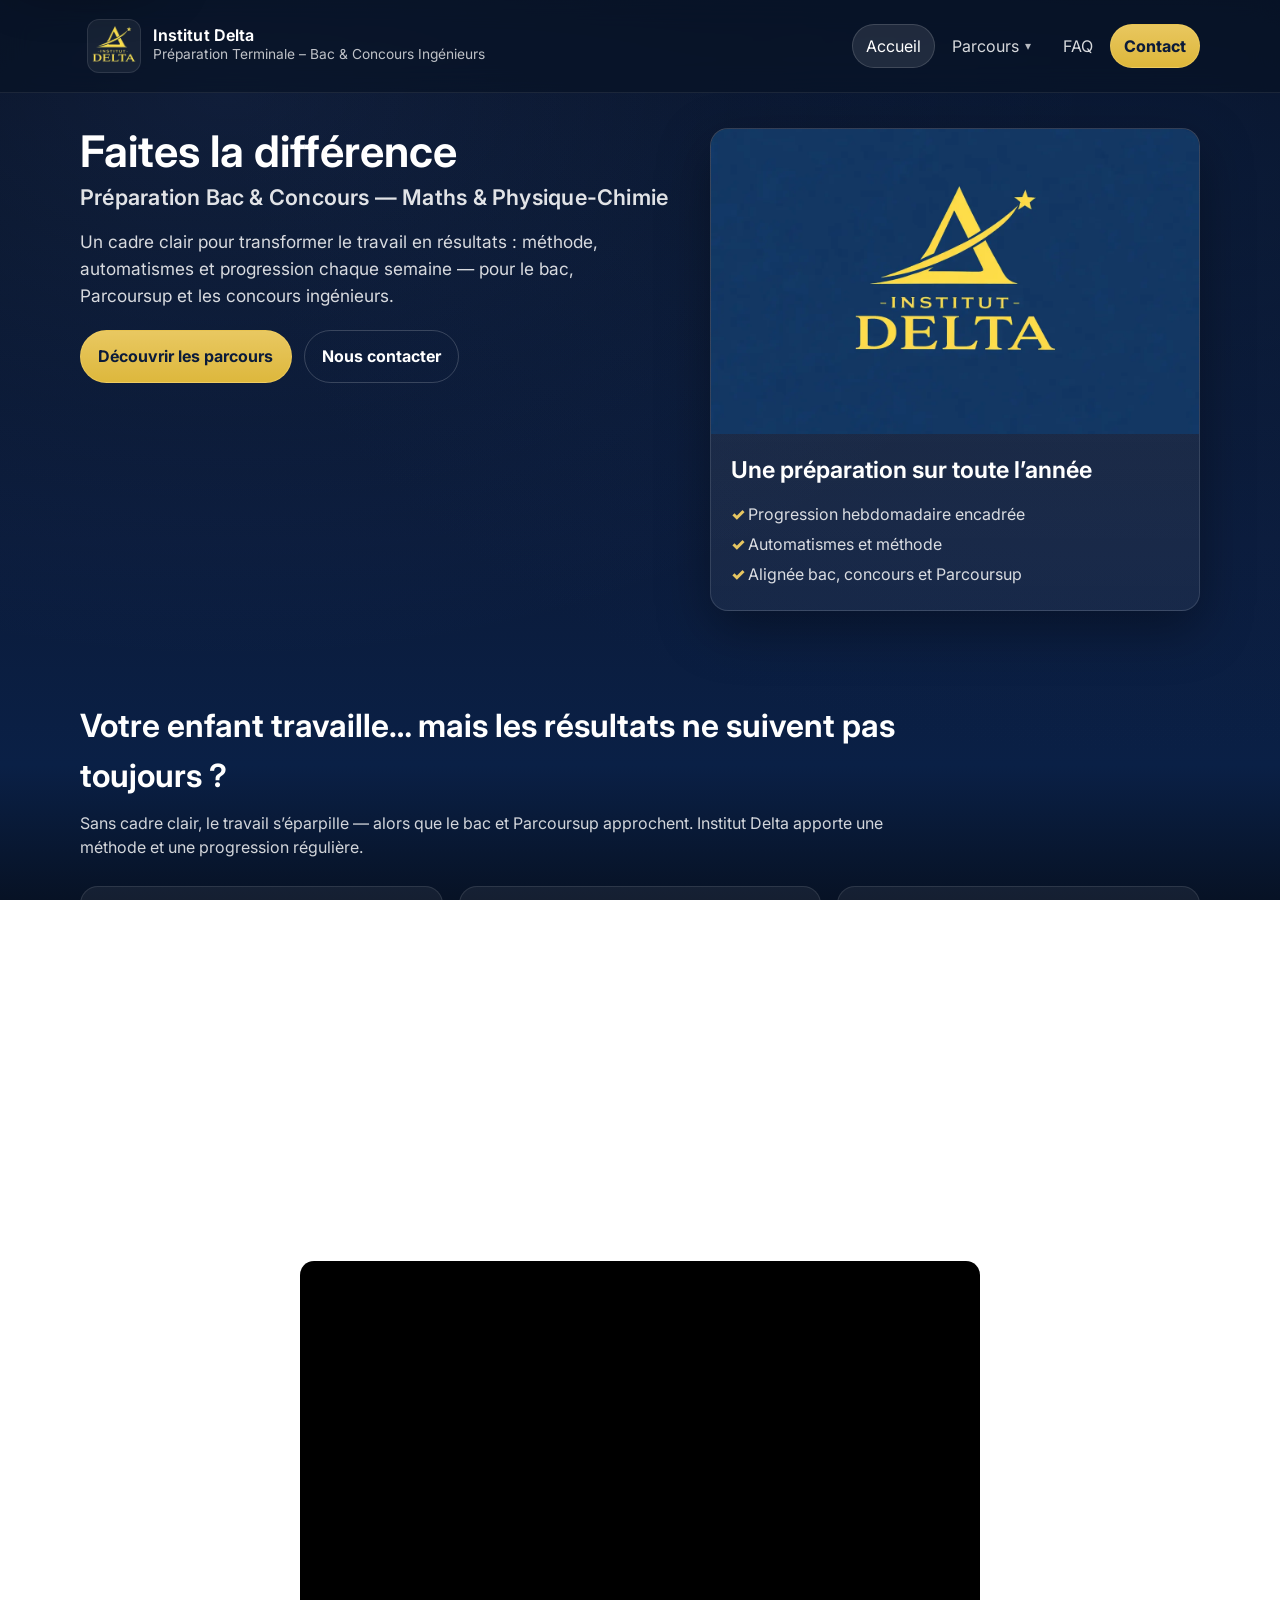
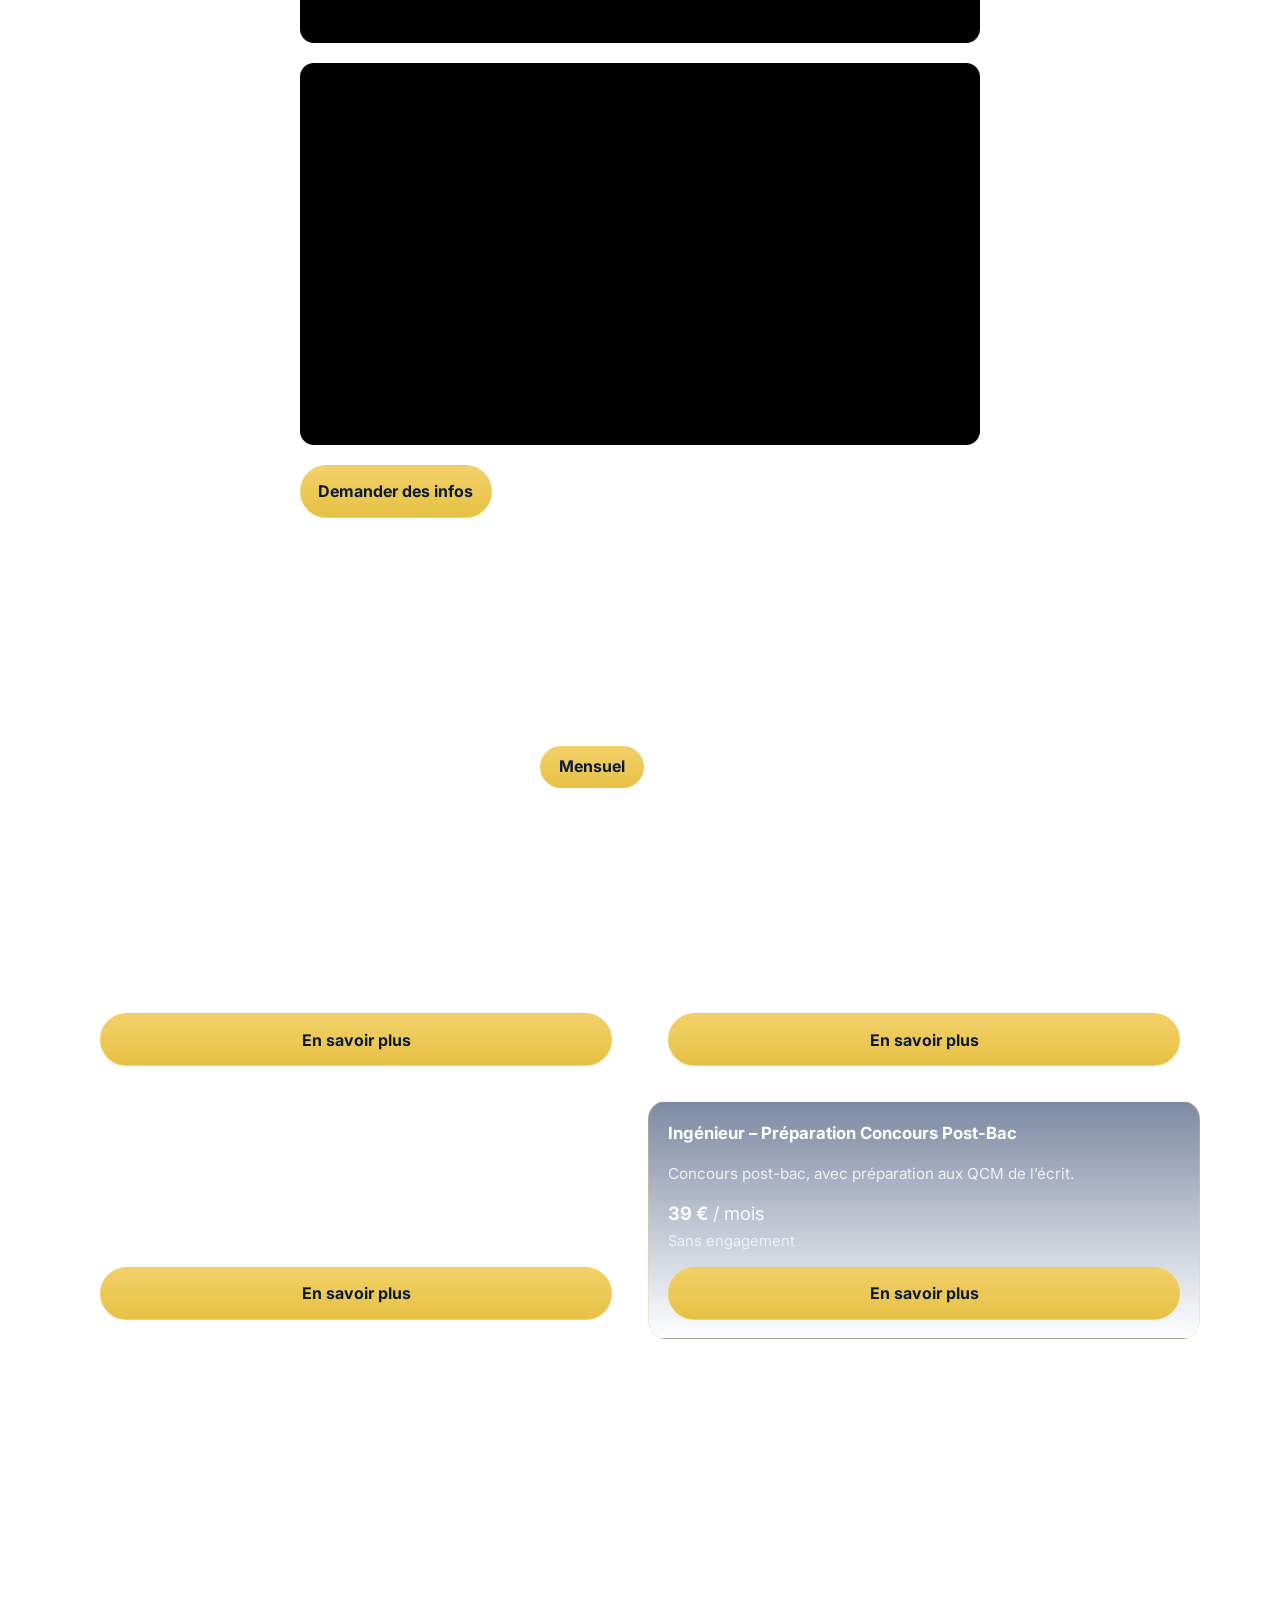
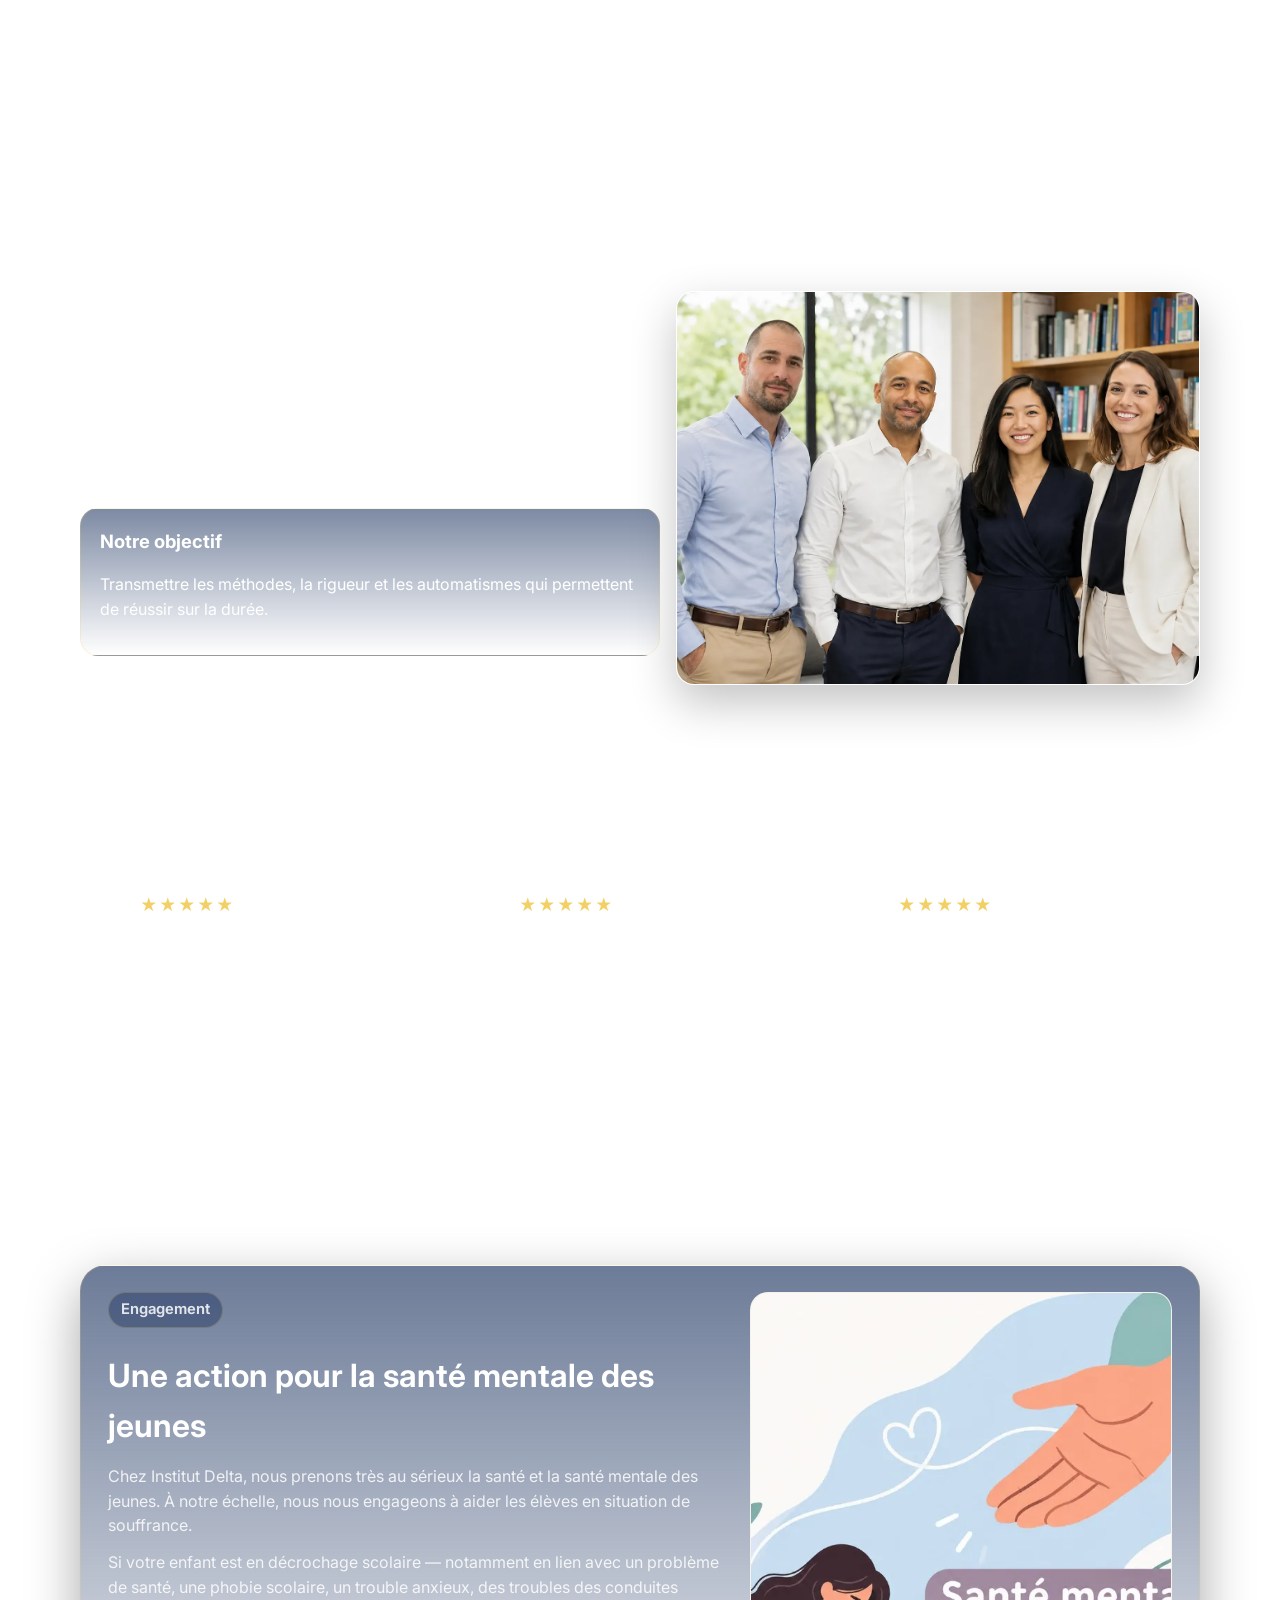
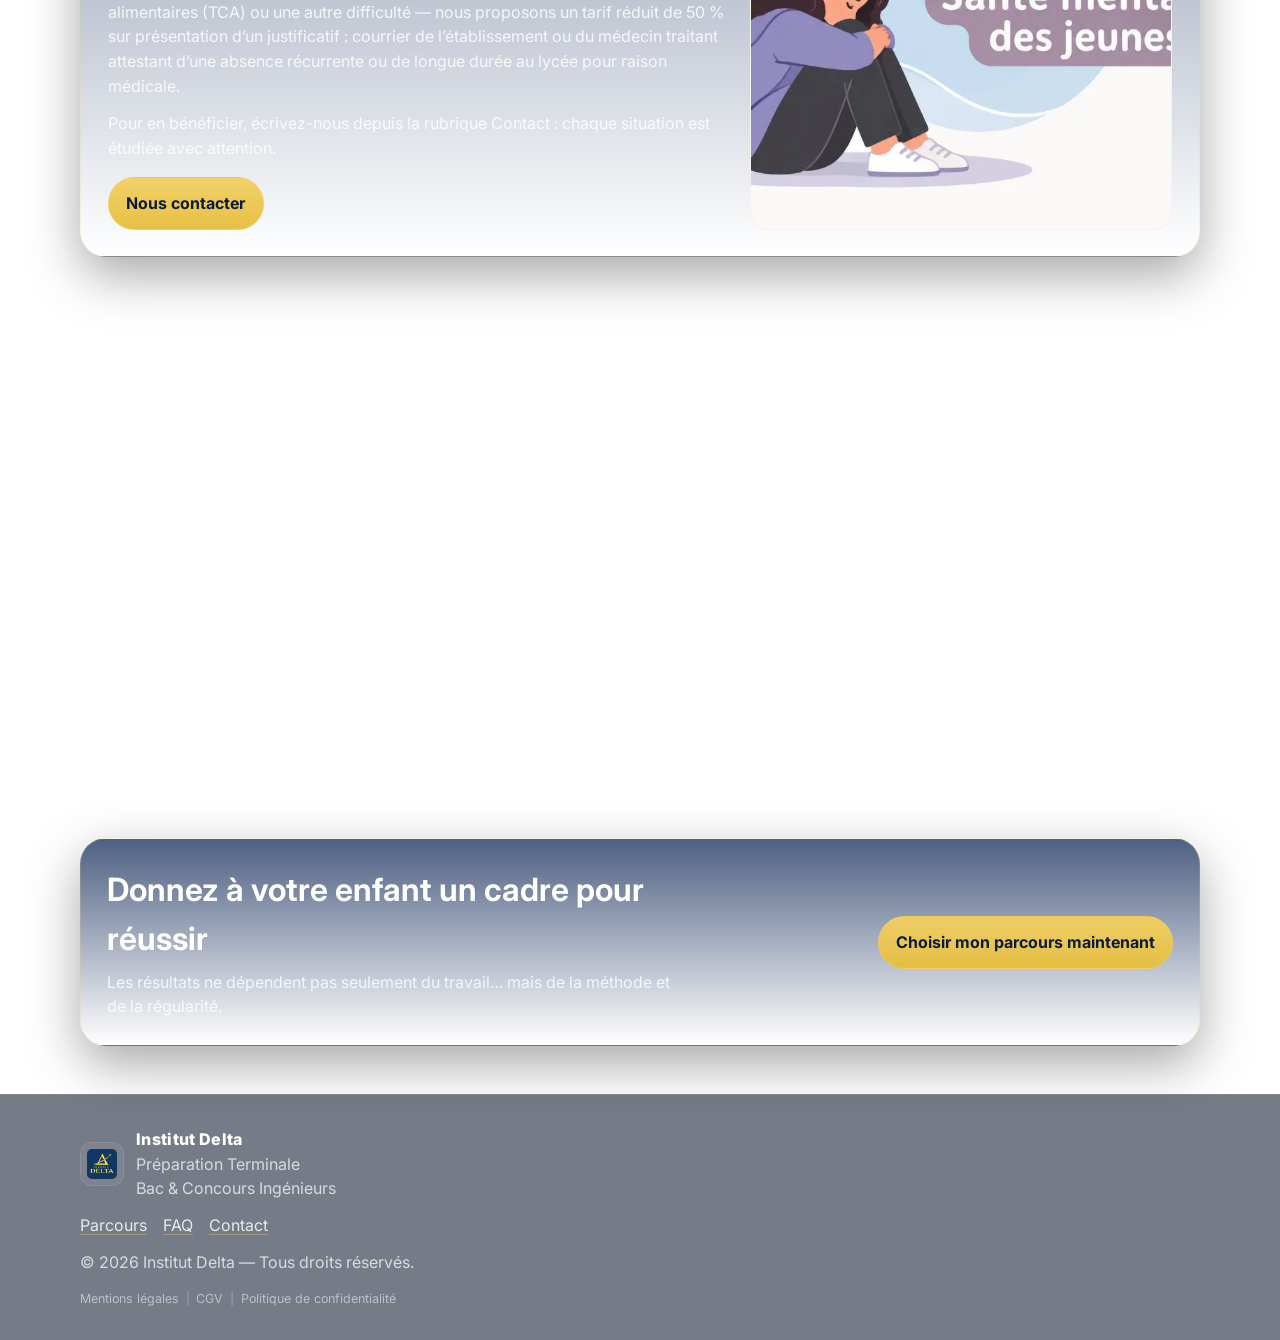
<file: index.html>
<!doctype html>
<html lang="fr">
  <head>
    <meta charset="UTF-8" />
    <meta name="viewport" content="width=device-width, initial-scale=1" />
    <meta
      name="description"
      content="Préparation Terminale en maths et physique-chimie : bac, Parcoursup et concours ingénieurs post-bac. Enseignants agrégés, suivi hebdomadaire. Parcours dès 19 €/mois."
    />
    <title>Préparation Bac &amp; Concours Ingénieurs | Maths &amp; Physique-Chimie – Institut Delta</title>
    <link rel="canonical" href="https://www.institutdelta.fr/" />
    <!-- Google Search Console : décommentez et remplacez YOUR_CODE par le code de vérification -->
    <!-- <meta name="google-site-verification" content="YOUR_CODE" /> -->
    <meta property="og:type" content="website" />
    <meta property="og:locale" content="fr_FR" />
    <meta property="og:site_name" content="Institut Delta" />
    <meta
      property="og:title"
      content="Préparation Bac &amp; Concours Ingénieurs | Maths &amp; Physique-Chimie – Institut Delta"
    />
    <meta
      property="og:description"
      content="Préparation Terminale en maths et physique-chimie : bac, Parcoursup et concours ingénieurs post-bac. Enseignants agrégés, suivi hebdomadaire. Parcours dès 19 €/mois."
    />
    <meta property="og:url" content="https://www.institutdelta.fr/" />
    <meta property="og:image" content="https://www.institutdelta.fr/images/og-share.jpg" />
    <meta property="og:image:width" content="1200" />
    <meta property="og:image:height" content="630" />
    <meta property="og:image:alt" content="Institut Delta — préparation bac et concours ingénieurs" />
    <meta name="twitter:card" content="summary_large_image" />
    <meta
      name="twitter:title"
      content="Préparation Bac &amp; Concours Ingénieurs | Maths &amp; Physique-Chimie – Institut Delta"
    />
    <meta
      name="twitter:description"
      content="Préparation Terminale en maths et physique-chimie : bac, Parcoursup et concours ingénieurs post-bac. Enseignants agrégés, suivi hebdomadaire. Parcours dès 19 €/mois."
    />
    <meta name="twitter:image" content="https://www.institutdelta.fr/images/og-share.jpg" />
    <meta name="twitter:image:alt" content="Institut Delta — préparation bac et concours ingénieurs" />
    <link rel="preconnect" href="https://fonts.googleapis.com" />
    <link rel="preconnect" href="https://fonts.gstatic.com" crossorigin />
    <link
      href="https://fonts.googleapis.com/css2?family=Inter:wght@400;600;700;800&display=swap"
      rel="stylesheet"
    />
    <link rel="preload" as="image" href="./images/Banniere.webp" type="image/webp" />
    <link rel="icon" type="image/png" sizes="32x32" href="./images/favicon-32.png" />
    <link rel="apple-touch-icon" href="./images/apple-touch-icon.png" />
    <link rel="stylesheet" href="./css/styles.css?v=21" />
    <script type="application/ld+json">
      {
        "@context": "https://schema.org",
        "@graph": [
          {
            "@type": "WebSite",
            "@id": "https://www.institutdelta.fr/#website",
            "url": "https://www.institutdelta.fr/",
            "name": "Institut Delta",
            "inLanguage": "fr-FR",
            "publisher": { "@id": "https://www.institutdelta.fr/#organization" }
          },
          {
            "@type": ["Organization", "EducationalOrganization"],
            "@id": "https://www.institutdelta.fr/#organization",
            "name": "Institut Delta",
            "url": "https://www.institutdelta.fr/",
            "logo": "https://www.institutdelta.fr/images/Logo-removebg-preview.png",
            "image": "https://www.institutdelta.fr/images/Logo-removebg-preview.png",
            "description": "Préparation Terminale, Bac et Concours ingénieurs post-bac en mathématiques et physique-chimie.",
            "email": "contact@institutdelta.fr",
            "areaServed": {
              "@type": "Country",
              "name": "France"
            },
            "knowsAbout": [
              "Préparation baccalauréat",
              "Concours d'écoles d'ingénieurs post-bac",
              "Mathématiques Terminale",
              "Physique-Chimie Terminale",
              "Parcoursup"
            ]
          }
        ]
      }
    </script>
    <script defer src="./js/analytics-config.js"></script>
    <script defer src="./js/main.js?v=7"></script>
  </head>
  <body>
    <a class="skip-link" href="#contenu">Aller au contenu</a>

    <header class="site-header">
      <div class="container header-inner">
        <a class="brand" href="./index.html" aria-label="Institut Delta — Accueil">
          <span class="brand-logo-wrap" aria-hidden="true">
            <picture>
              <source srcset="./images/Logo-removebg-preview.webp" type="image/webp" />
              <img
                class="brand-logo"
                src="./images/Logo-removebg-preview.png"
                alt="Institut Delta"
                width="54"
                height="54"
                decoding="async"
              />
            </picture>
          </span>
          <span class="brand-text">
            <span class="brand-title">Institut Delta</span>
            <span class="brand-tagline">Préparation Terminale – Bac &amp; Concours Ingénieurs</span>
          </span>
        </a>

        <button class="nav-toggle" type="button" aria-expanded="false" aria-controls="navigation">
          <span class="sr-only">Ouvrir le menu</span>
          <span class="nav-toggle-bars" aria-hidden="true"></span>
        </button>

        <nav id="navigation" class="nav" aria-label="Navigation principale" data-collapsible="true">
          <a class="nav-link is-active" href="./index.html">Accueil</a>
          <details class="nav-dropdown">
            <summary class="nav-link nav-dropdown-toggle">
              Parcours <span class="nav-dropdown-caret" aria-hidden="true">▾</span>
            </summary>
            <div class="nav-dropdown-menu">
              <a class="nav-dropdown-link" href="./parcours/terminale-maths.html">Terminale – Spécialité Maths</a>
              <a class="nav-dropdown-link" href="./parcours/terminale-physique-chimie.html">Terminale – Spécialité Physique-Chimie</a>
              <a class="nav-dropdown-link" href="./parcours/reussite-bac.html">Terminale – Réussite Bac</a>
              <a class="nav-dropdown-link" href="./parcours/concours-ingenieur.html">Ingénieur – Préparation Concours Post-Bac</a>
            </div>
          </details>
          <a class="nav-link" href="./faq.html">FAQ</a>
          <a class="nav-link nav-link--cta" href="./contact.html">Contact</a>
        </nav>
      </div>
    </header>

    <main id="contenu">
      <section class="hero">
        <div class="container hero-inner">
          <div class="hero-copy">
            <h1>
              <span class="hero-tagline">Faites la différence</span>
              <span class="hero-title-sub">Préparation Bac &amp; Concours — Maths &amp; Physique-Chimie</span>
            </h1>
            <p class="lead">
              Un cadre clair pour transformer le travail en résultats : méthode, automatismes et
              progression chaque semaine — pour le bac, Parcoursup et les concours ingénieurs.
            </p>

            <div class="hero-actions">
              <a class="btn btn-primary" href="#parcours">Découvrir les parcours</a>
              <a class="btn btn-ghost" href="./contact.html">Nous contacter</a>
            </div>
          </div>

          <aside class="hero-card" role="note" aria-label="Institut Delta — aperçu">
            <picture>
              <source srcset="./images/Banniere.webp" type="image/webp" />
              <img
                class="hero-banner"
                src="./images/Bannière.png"
                alt="Institut Delta — préparation Terminale, bac et concours ingénieurs en maths et physique-chimie"
                width="1200"
                height="800"
                fetchpriority="high"
                decoding="async"
              />
            </picture>
            <div class="hero-card-body">
              <h2 class="card-title">Une préparation sur toute l’année</h2>
              <ul class="checklist">
                <li>Progression hebdomadaire encadrée</li>
                <li>Automatismes et méthode</li>
                <li>Alignée bac, concours et Parcoursup</li>
              </ul>
            </div>
          </aside>
        </div>
      </section>

      <section class="section" id="approche">
        <div class="container">
          <div class="section-head">
            <h2>Votre enfant travaille… mais les résultats ne suivent pas toujours ?</h2>
            <p>
              Sans cadre clair, le travail s’éparpille — alors que le bac et Parcoursup approchent.
              Institut Delta apporte une méthode et une progression régulière.
            </p>
          </div>

          <div class="grid grid-3">
            <article class="feature">
              <h3>Clarté</h3>
              <p>Cours structurés et objectifs précis.</p>
            </article>
            <article class="feature">
              <h3>Méthode</h3>
              <p>Automatismes, résolution et rigueur.</p>
            </article>
            <article class="feature">
              <h3>Régularité</h3>
              <p>Chaque semaine : progression et assimilation.</p>
            </article>
          </div>
        </div>
      </section>

      <section class="section section-alt" id="parcours">
        <div class="container">
          <div class="section-head">
            <h2>Plongez au cœur du parcours</h2>
            <p>Découvrez concrètement comment l’élève apprend, progresse et s’entraîne.</p>
          </div>

          <div class="video-card" role="group" aria-label="Vidéos immersives du parcours">
            <div class="video-frame">
              <iframe
                src="https://www.youtube-nocookie.com/embed/5mUeTAI6Y3o?rel=0"
                title="Vidéo immersive du parcours — Institut Delta"
                allow="accelerometer; autoplay; clipboard-write; encrypted-media; gyroscope; picture-in-picture; web-share"
                referrerpolicy="strict-origin-when-cross-origin"
                allowfullscreen
                loading="lazy"
              ></iframe>
            </div>
            <div class="video-frame">
              <iframe
                src="https://www.youtube-nocookie.com/embed/GRwSqcEg9yQ?rel=0"
                title="Présentation du parcours — Institut Delta"
                allow="accelerometer; autoplay; clipboard-write; encrypted-media; gyroscope; picture-in-picture; web-share"
                referrerpolicy="strict-origin-when-cross-origin"
                allowfullscreen
                loading="lazy"
              ></iframe>
            </div>
            <div class="video-actions">
              <a class="btn btn-primary" href="./contact.html">Demander des infos</a>
            </div>
          </div>

          <div class="section-head section-head--after-video" id="offres">
            <h2>Des parcours adaptés à chaque objectif</h2>
            <p>Choisissez selon la spécialité ou l’objectif visé.</p>
          </div>

          <div class="billing-toggle-wrap">
            <div class="billing-toggle" role="radiogroup" aria-label="Périodicité des tarifs">
              <button
                type="button"
                class="billing-toggle-btn is-active"
                role="radio"
                aria-checked="true"
                data-billing="monthly"
              >
                Mensuel
              </button>
              <button
                type="button"
                class="billing-toggle-btn"
                role="radio"
                aria-checked="false"
                data-billing="yearly"
              >
                Annuel
              </button>
            </div>
            <p class="billing-hint">Annuel : 10 mois payés = 12 mois, paiement en une fois.</p>
          </div>

          <div class="grid grid-2 pricing pricing--compact">
            <article class="price-card price-card--compact" data-price-monthly="19">
              <div class="price-head">
                <h3>Terminale – Spécialité Maths</h3>
                <p class="price-sub">Renforcer la spécialité maths, méthode et automatismes.</p>
              </div>
              <div class="price-row">
                <p class="price"><strong data-price-amount>19 €</strong><span data-price-period> / mois</span></p>
                <p class="price-note" data-price-note>Sans engagement</p>
              </div>
              <div class="price-actions">
                <a class="btn btn-primary" href="./parcours/terminale-maths.html">En savoir plus</a>
              </div>
            </article>

            <article class="price-card price-card--compact" data-price-monthly="19">
              <div class="price-head">
                <h3>Terminale – Spécialité Physique-Chimie</h3>
                <p class="price-sub">Maîtriser la spécialité physique-chimie sur l’année.</p>
              </div>
              <div class="price-row">
                <p class="price"><strong data-price-amount>19 €</strong><span data-price-period> / mois</span></p>
                <p class="price-note" data-price-note>Sans engagement</p>
              </div>
              <div class="price-actions">
                <a class="btn btn-primary" href="./parcours/terminale-physique-chimie.html">En savoir plus</a>
              </div>
            </article>

            <article class="price-card price-card--compact" data-price-monthly="29">
              <div class="price-head">
                <h3>Terminale – Réussite Bac</h3>
                <p class="price-sub">Maths et physique-chimie incluses — préparation bac complète.</p>
              </div>
              <div class="price-row">
                <p class="price"><strong data-price-amount>29 €</strong><span data-price-period> / mois</span></p>
                <p class="price-note" data-price-note>Sans engagement</p>
              </div>
              <div class="price-actions">
                <a class="btn btn-primary" href="./parcours/reussite-bac.html">En savoir plus</a>
              </div>
            </article>

            <article class="price-card price-card--compact price-card--featured" data-price-monthly="39">
              <div class="price-head">
                <h3>Ingénieur – Préparation Concours Post-Bac</h3>
                <p class="price-sub">Concours post-bac, avec préparation aux QCM de l’écrit.</p>
              </div>
              <div class="price-row">
                <p class="price"><strong data-price-amount>39 €</strong><span data-price-period> / mois</span></p>
                <p class="price-note" data-price-note>Sans engagement</p>
              </div>
              <div class="price-actions">
                <a class="btn btn-primary" href="./parcours/concours-ingenieur.html">En savoir plus</a>
              </div>
            </article>
          </div>
        </div>
      </section>

      <section class="section" id="suivi">
        <div class="container">
          <div class="section-head">
            <h2>Un suivi réel, chaque semaine</h2>
            <p>
              L’élève avance sur des modules ciblés ; les parents voient la progression.
              Un modèle simple, aligné bac et concours — sans superflu.
            </p>
          </div>

          <div class="grid grid-3">
            <article class="feature">
              <h3>Élève</h3>
              <p>Modules hebdomadaires et progression encadrée.</p>
            </article>
            <article class="feature">
              <h3>Parents</h3>
              <p>Retour régulier et visibilité sur l’implication.</p>
            </article>
            <article class="feature">
              <h3>Efficience</h3>
              <p>Tarif jusqu’à 50&nbsp;% inférieur aux solutions équivalentes.</p>
            </article>
          </div>
        </div>
      </section>

      <section class="section section-alt" id="equipe">
        <div class="container">
          <div class="section-head">
            <h2>Une équipe engagée pour la réussite des élèves</h2>
          </div>

          <div class="team-layout">
            <div class="team-media">
              <picture>
                <source srcset="./images/equipe.webp?v=2" type="image/webp" />
                <img
                  src="./images/equipe.png?v=2"
                  alt="Équipe pédagogique Institut Delta — enseignants certifiés et agrégés en maths et physique-chimie"
                  width="1537"
                  height="1023"
                  loading="lazy"
                  decoding="async"
                />
              </picture>
            </div>

            <div class="team-cards">
              <article class="card">
                <h3>Ce qui nous caractérise</h3>
                <ul class="list">
                  <li>Enseignants certifiés et agrégés</li>
                  <li>Pratique en lycée ou en école d’ingénieurs post-bac</li>
                  <li>Maîtrise des attentes bac et concours</li>
                  <li>Méthodes qui font réellement progresser</li>
                </ul>
              </article>
              <article class="card card--accent">
                <h3>Notre objectif</h3>
                <p>Transmettre les méthodes, la rigueur et les automatismes qui permettent de réussir sur la durée.</p>
              </article>
            </div>
          </div>
        </div>
      </section>

      <section class="section" id="temoignages">
        <div class="container">
          <div class="section-head">
            <h2>Ils constatent la différence</h2>
          </div>

          <div class="grid grid-3">
            <figure class="quote">
              <div class="review-stars" aria-label="5 étoiles" title="5 étoiles">★★★★★</div>
              <blockquote>
                “On a enfin un cadre clair : chaque semaine, notre fils sait quoi faire et comment s’y prendre.
                Les progrès se voient dans les contrôles.”
              </blockquote>
              <figcaption>
                <span class="review-name">Sophie</span>
                <span class="review-meta">Parent de Lucas</span>
              </figcaption>
            </figure>
            <figure class="quote">
              <div class="review-stars" aria-label="5 étoiles" title="5 étoiles">★★★★★</div>
              <blockquote>
                “Très bonne méthode : les explications sont structurées et les exercices ciblent vraiment les points qui bloquent.
                Notre fille a gagné en confiance.”
              </blockquote>
              <figcaption>
                <span class="review-name">Karim</span>
                <span class="review-meta">Parent de Lina</span>
              </figcaption>
            </figure>
            <figure class="quote">
              <div class="review-stars" aria-label="5 étoiles" title="5 étoiles">★★★★★</div>
              <blockquote>
                “Le suivi hebdomadaire est vraiment appréciable : on sait où en est notre enfant et ce qui reste à travailler.
                C’est sérieux et efficace.”
              </blockquote>
              <figcaption>
                <span class="review-name">Nathalie</span>
                <span class="review-meta">Parent de Thomas</span>
              </figcaption>
            </figure>
          </div>
        </div>
      </section>

      <section class="section section-alt" id="sante">
        <div class="container">
          <div class="sante-card">
            <div class="sante-copy">
              <p class="eyebrow">Engagement</p>
              <h2>Une action pour la santé mentale des jeunes</h2>
              <p>
                Chez Institut Delta, nous prenons très au sérieux la santé et la santé mentale des jeunes.
                À notre échelle, nous nous engageons à aider les élèves en situation de souffrance.
              </p>
              <p>
                Si votre enfant est en décrochage scolaire — notamment en lien avec un problème de santé, une
                phobie scolaire, un trouble anxieux, des troubles des conduites alimentaires (TCA) ou une autre
                difficulté — nous proposons un tarif réduit de 50&nbsp;% sur présentation d’un justificatif :
                courrier de l’établissement ou du médecin traitant attestant d’une absence récurrente ou de
                longue durée au lycée pour raison médicale.
              </p>
              <p>
                Pour en bénéficier, écrivez-nous depuis la rubrique Contact : chaque situation est étudiée avec
                attention.
              </p>
              <div class="sante-actions">
                <a class="btn btn-primary" href="./contact.html">Nous contacter</a>
              </div>
            </div>
            <figure class="sante-media">
              <picture>
                <source srcset="./images/sante-mentale.webp" type="image/webp" />
                <img
                  src="./images/sante-mentale.jpg"
                  alt="Illustration : une main tendue vers une jeune fille, avec le texte Santé mentale des jeunes"
                  width="1024"
                  height="768"
                  loading="lazy"
                  decoding="async"
                />
              </picture>
            </figure>
          </div>
        </div>
      </section>

      <section class="section" id="faq">
        <div class="container">
          <div class="section-head">
            <h2>Questions fréquentes</h2>
            <p>Les réponses essentielles avant de démarrer.</p>
          </div>

          <div class="faq" data-accordion>
            <details class="faq-item">
              <summary>Est-ce adapté si mon enfant a des difficultés ?</summary>
              <div class="faq-body">
                Oui, le parcours permet de reprendre les bases et de progresser étape par étape.
              </div>
            </details>
            <details class="faq-item">
              <summary>Combien de temps faut-il y consacrer ?</summary>
              <div class="faq-body">Entre 2 et 3 heures par semaine suffisent avec un travail régulier.</div>
            </details>
            <details class="faq-item">
              <summary>Peut-on arrêter à tout moment ?</summary>
              <div class="faq-body">Oui, le forfait est résiliable sans préavis ni délai.</div>
            </details>
          </div>

          <p class="faq-more">
            <a class="btn btn-ghost" href="./faq.html">Voir toutes les questions</a>
          </p>
        </div>
      </section>

      <section class="cta">
        <div class="container cta-inner">
          <div>
            <h2>Donnez à votre enfant un cadre pour réussir</h2>
            <p class="cta-text">
              Les résultats ne dépendent pas seulement du travail… mais de la méthode et de la régularité.
            </p>
          </div>
          <div class="cta-actions">
            <a class="btn btn-primary" href="./contact.html">Choisir mon parcours maintenant</a>
          </div>
        </div>
      </section>
    </main>

    <footer class="site-footer">
      <div class="container footer-inner">
        <div class="footer-brand">
          <picture>
            <source srcset="./images/Logo.webp" type="image/webp" />
            <img
              class="footer-logo"
              src="./images/Logo.png"
              alt="Logo Institut Delta"
              width="44"
              height="44"
              loading="lazy"
              decoding="async"
            />
          </picture>
          <div>
            <p class="footer-title">Institut Delta</p>
            <p class="footer-sub">Préparation Terminale<br />Bac &amp; Concours Ingénieurs</p>
          </div>
        </div>

        <div class="footer-links">
          <a href="./parcours/reussite-bac.html">Parcours</a>
          <a href="./faq.html">FAQ</a>
          <a href="./contact.html">Contact</a>
        </div>

        <p class="footer-meta">© <span id="year"></span> Institut Delta — Tous droits réservés.</p>
        <nav class="footer-legal" aria-label="Informations légales">
          <a href="./mentions-legales.html">Mentions légales</a>
          <span class="footer-legal-sep" aria-hidden="true">|</span>
          <a href="./cgv.html">CGV</a>
          <span class="footer-legal-sep" aria-hidden="true">|</span>
          <a href="./politique-confidentialite.html">Politique de confidentialité</a>
        </nav>
      </div>
    </footer>
  </body>
</html>
</file>
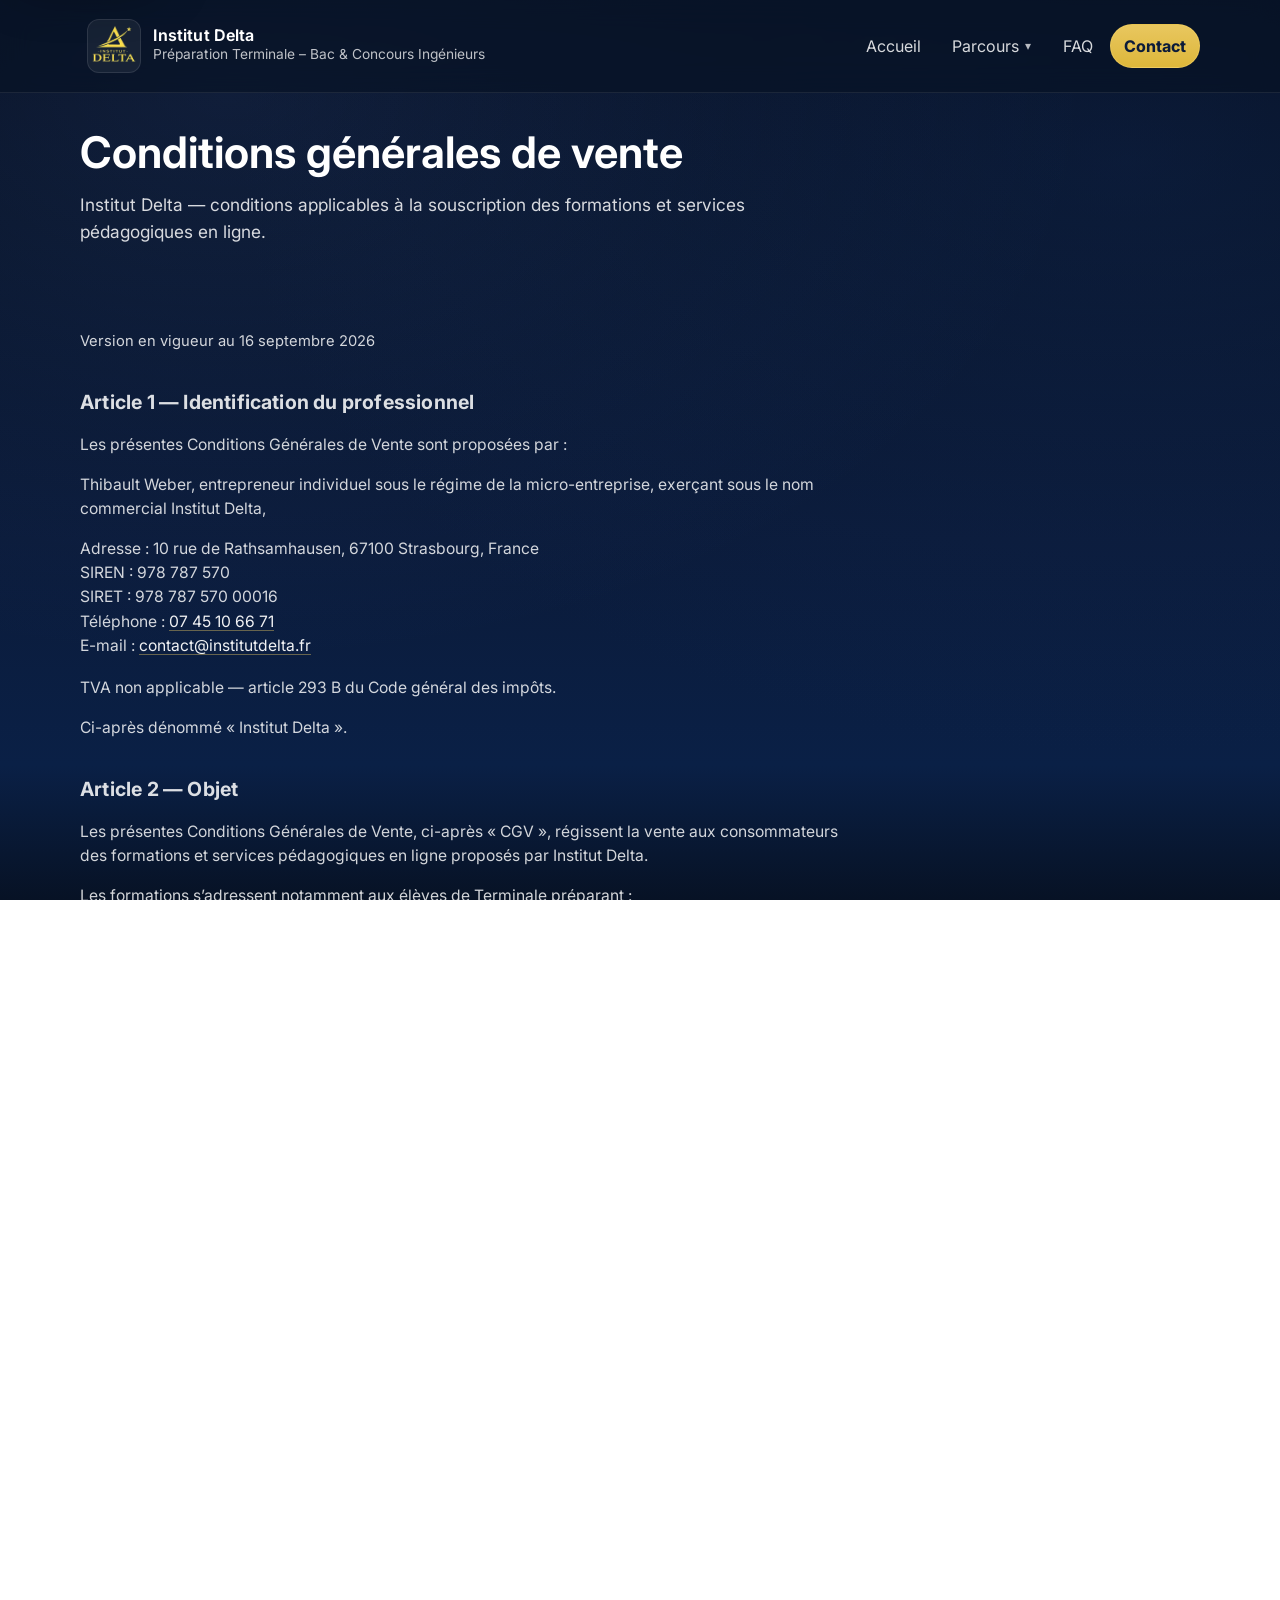
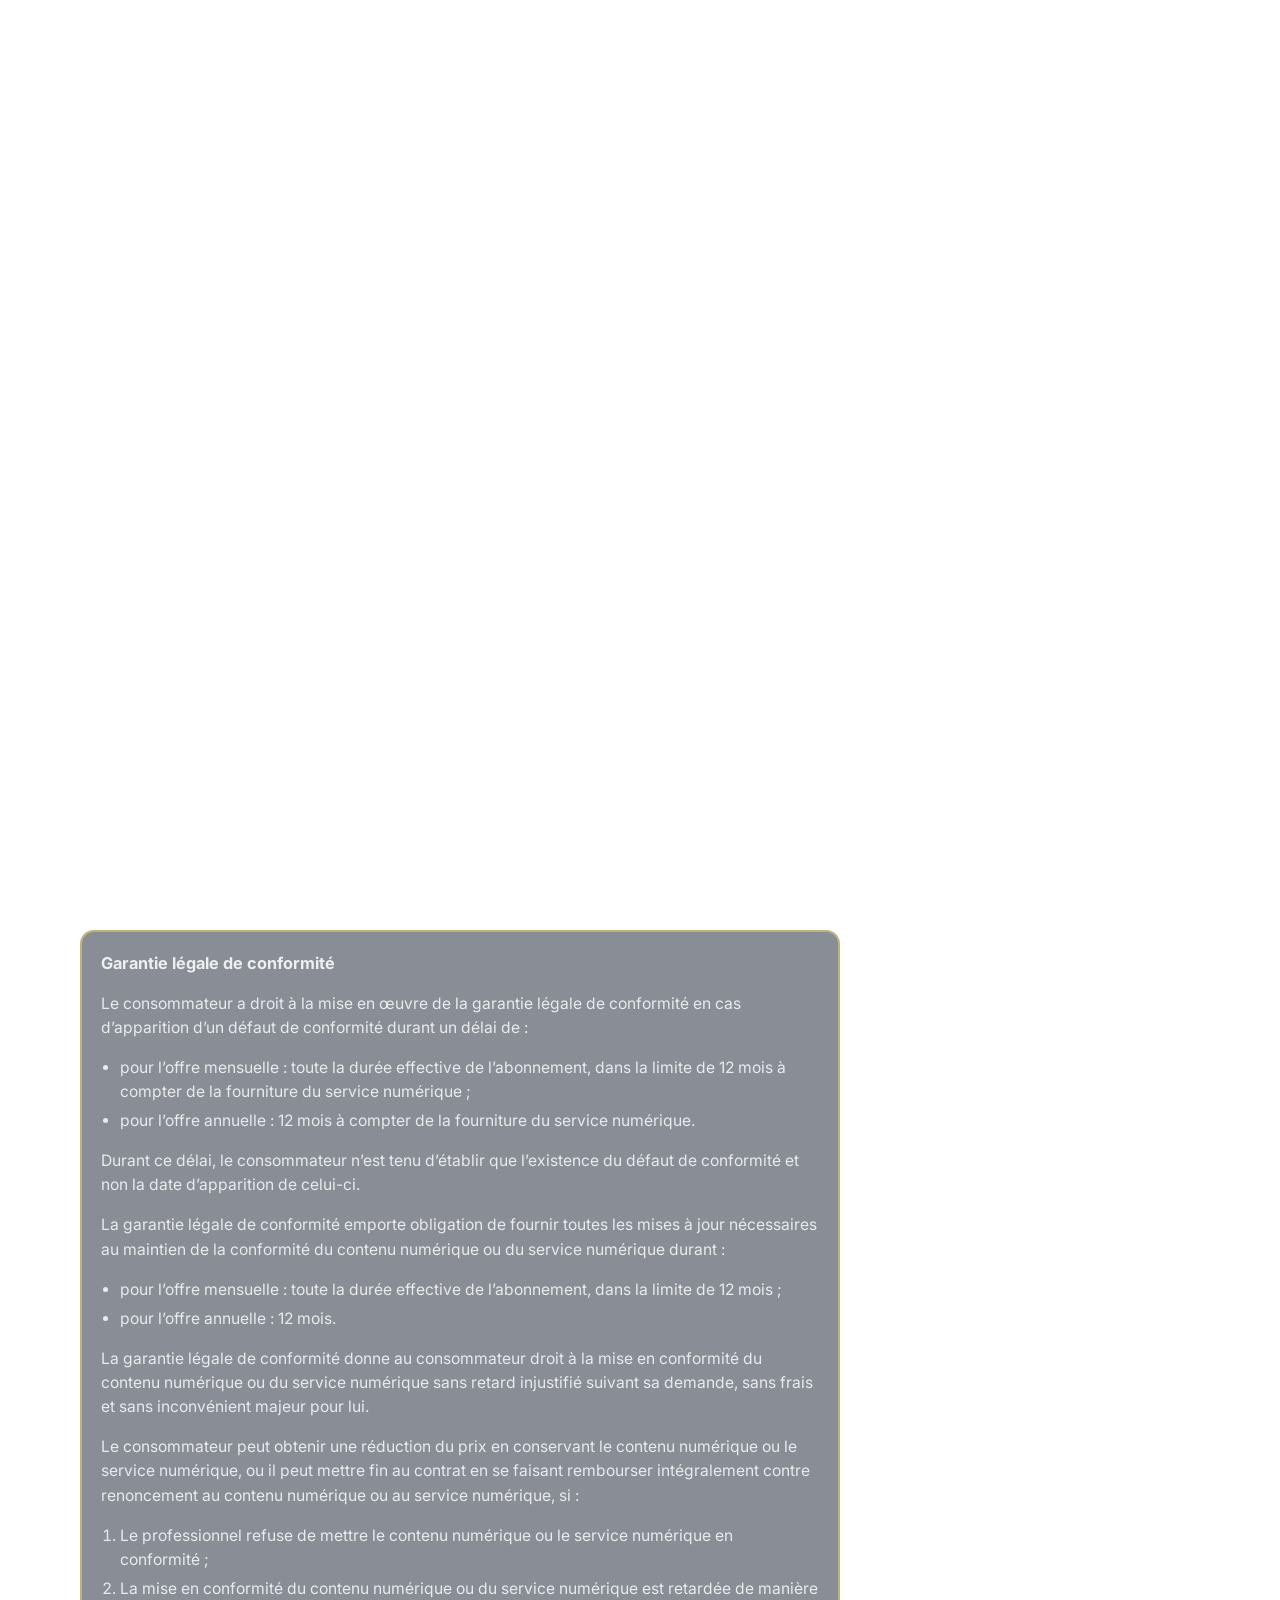
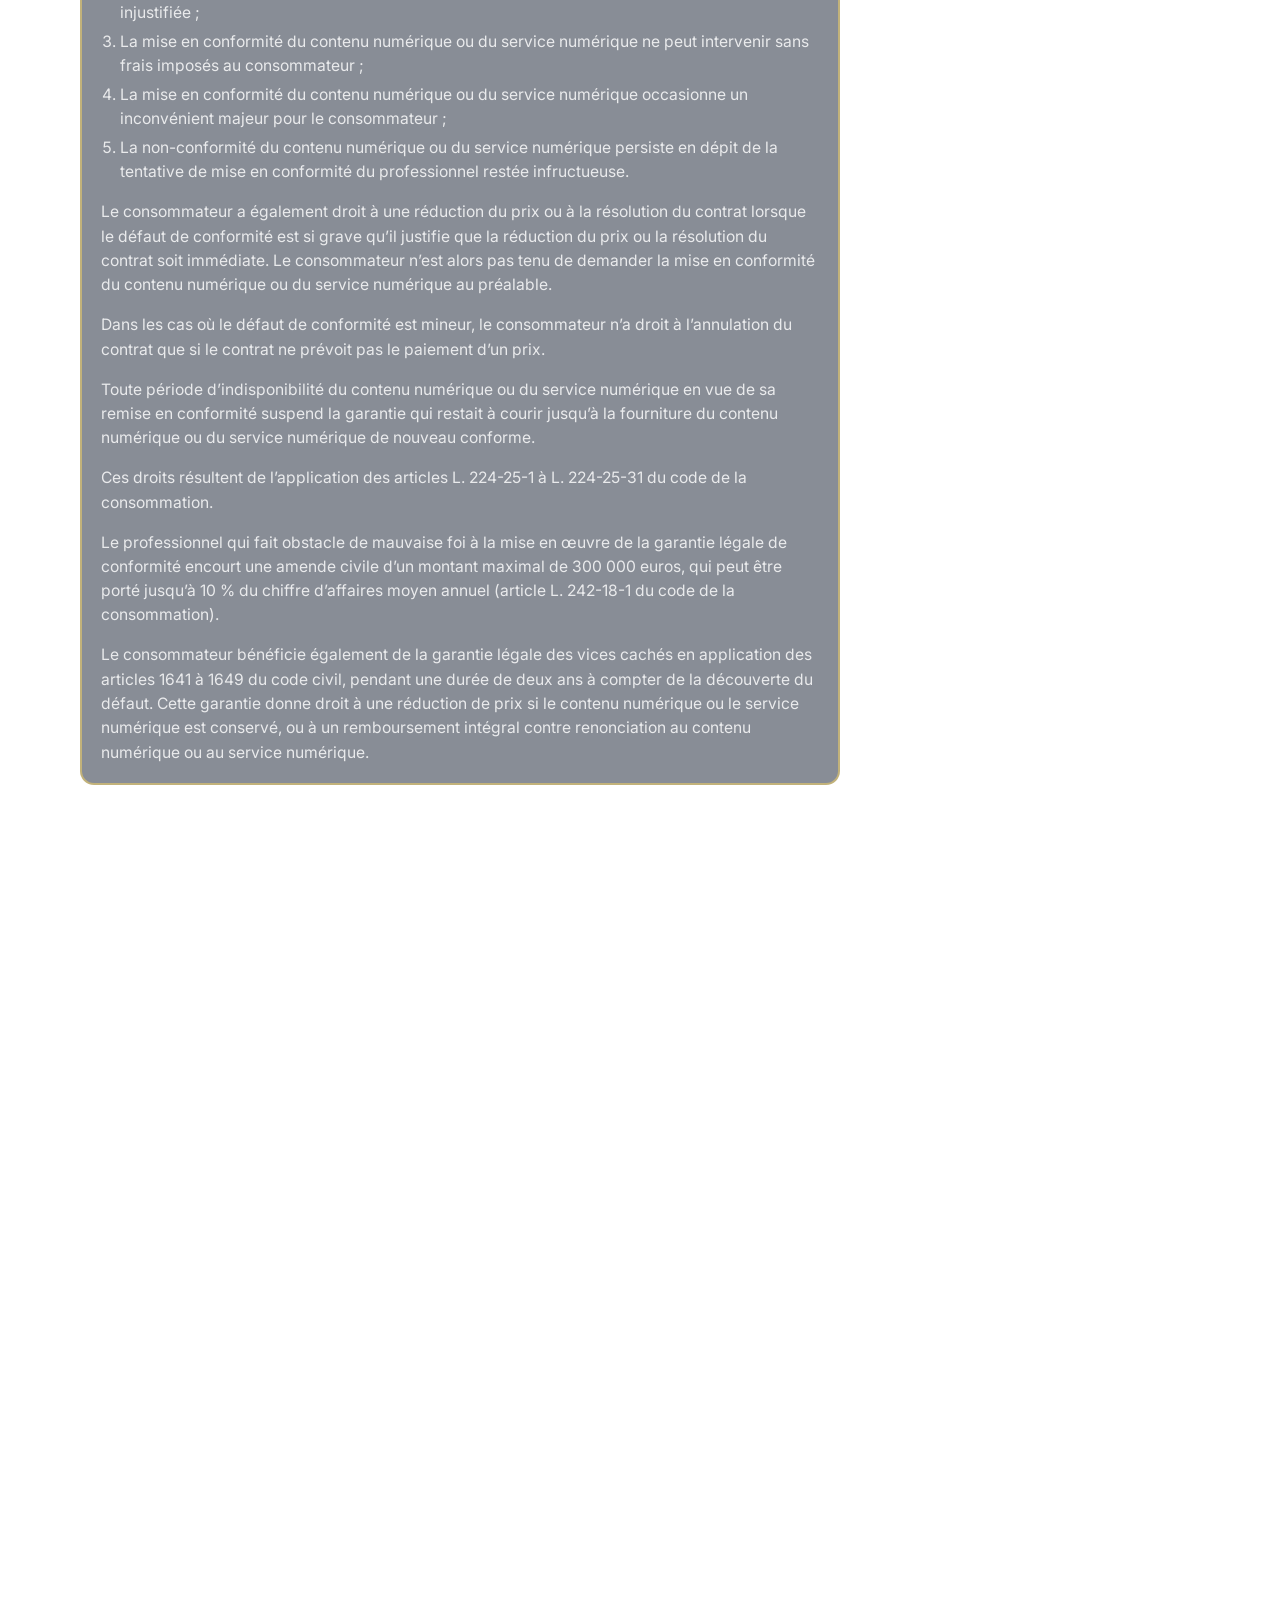
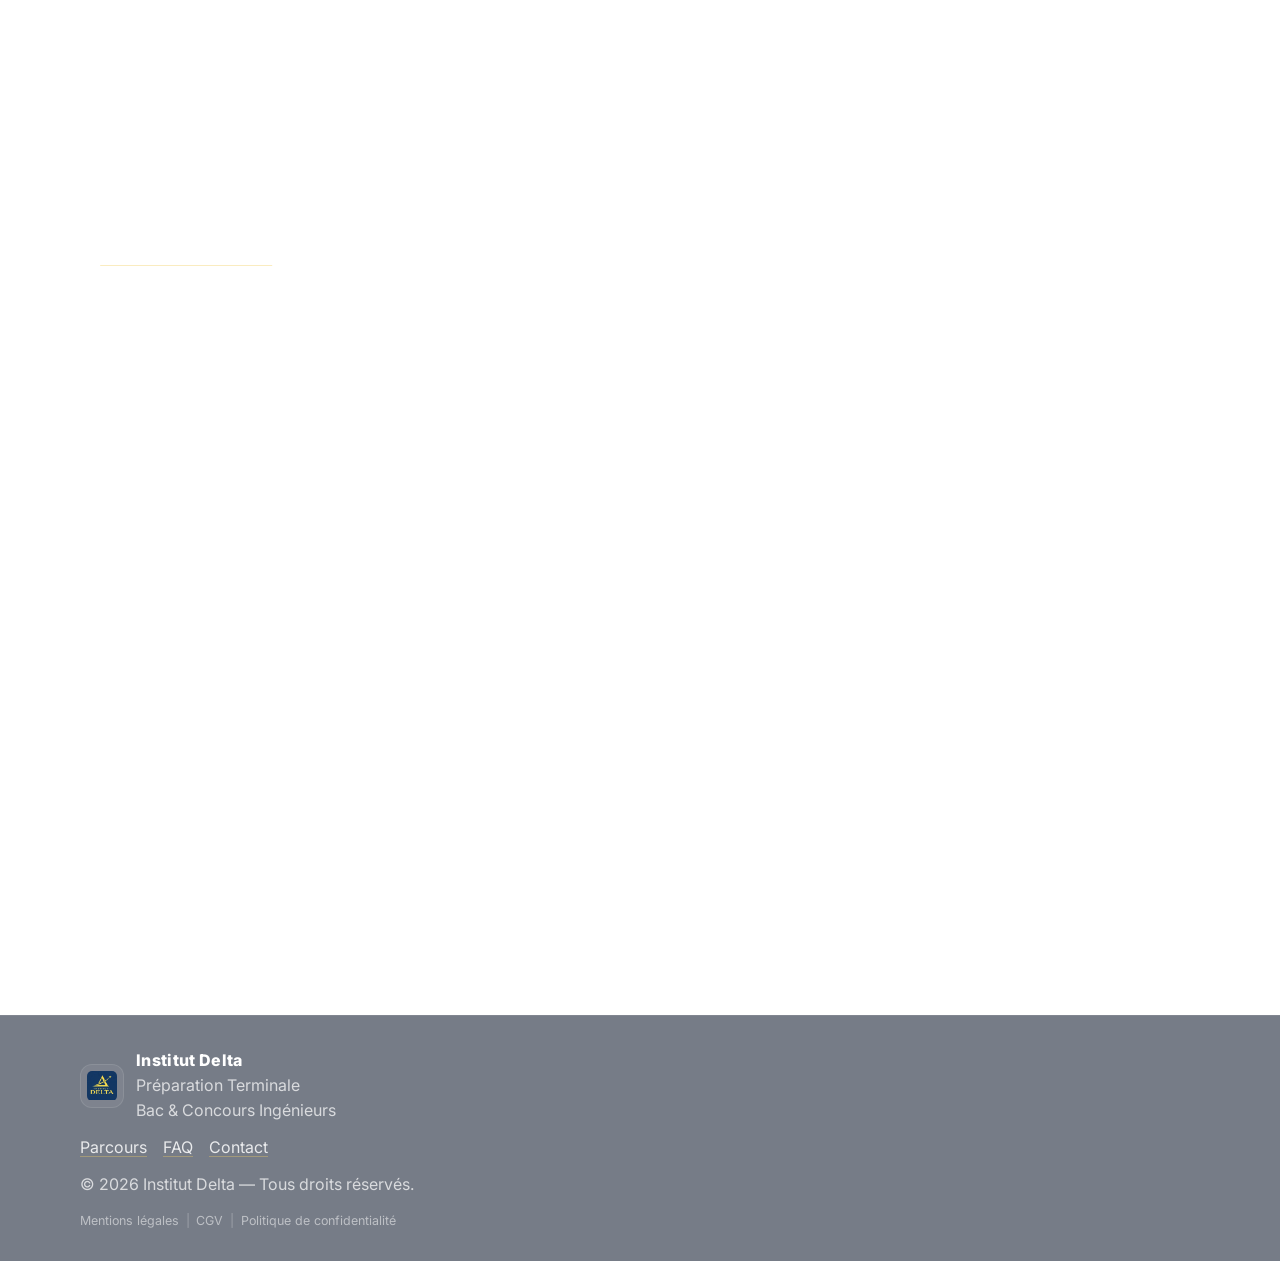
<file: cgv.html>
<!doctype html>
<html lang="fr">
  <head>
    <meta charset="UTF-8" />
    <meta name="viewport" content="width=device-width, initial-scale=1" />
    <meta
      name="description"
      content="Conditions générales de vente d’Institut Delta : formules, paiement, rétractation, garantie légale de conformité et médiation."
    />
    <title>Conditions générales de vente — Institut Delta</title>
    <link rel="canonical" href="https://www.institutdelta.fr/cgv.html" />
    <meta property="og:type" content="website" />
    <meta property="og:locale" content="fr_FR" />
    <meta property="og:site_name" content="Institut Delta" />
    <meta property="og:title" content="Conditions générales de vente — Institut Delta" />
    <meta
      property="og:description"
      content="Conditions générales de vente d’Institut Delta : formules, paiement, rétractation, garantie légale de conformité et médiation."
    />
    <meta property="og:url" content="https://www.institutdelta.fr/cgv.html" />
    <meta property="og:image" content="https://www.institutdelta.fr/images/og-share.jpg" />
    <meta property="og:image:width" content="1200" />
    <meta property="og:image:height" content="630" />
    <meta property="og:image:alt" content="Conditions générales de vente — Institut Delta" />
    <meta name="twitter:card" content="summary_large_image" />
    <meta name="twitter:title" content="Conditions générales de vente — Institut Delta" />
    <meta
      name="twitter:description"
      content="Conditions générales de vente d’Institut Delta : formules, paiement, rétractation, garantie légale de conformité et médiation."
    />
    <meta name="twitter:image" content="https://www.institutdelta.fr/images/og-share.jpg" />
    <meta name="twitter:image:alt" content="Conditions générales de vente — Institut Delta" />
    <link rel="preconnect" href="https://fonts.googleapis.com" />
    <link rel="preconnect" href="https://fonts.gstatic.com" crossorigin />
    <link
      href="https://fonts.googleapis.com/css2?family=Inter:wght@400;600;700;800&display=swap"
      rel="stylesheet"
    />
    <link rel="icon" type="image/png" sizes="32x32" href="./images/favicon-32.png" />
    <link rel="apple-touch-icon" href="./images/apple-touch-icon.png" />
    <link rel="stylesheet" href="./css/styles.css?v=20" />
    <script defer src="./js/analytics-config.js"></script>
    <script defer src="./js/main.js?v=6"></script>
  </head>
  <body class="page-legal">
    <a class="skip-link" href="#contenu">Aller au contenu</a>

    <header class="site-header">
      <div class="container header-inner">
        <a class="brand" href="./index.html" aria-label="Institut Delta — Accueil">
          <span class="brand-logo-wrap" aria-hidden="true">
            <picture>
              <source srcset="./images/Logo-removebg-preview.webp" type="image/webp" />
              <img
                class="brand-logo"
                src="./images/Logo-removebg-preview.png"
                alt="Institut Delta"
                width="54"
                height="54"
                decoding="async"
              />
            </picture>
          </span>
          <span class="brand-text">
            <span class="brand-title">Institut Delta</span>
            <span class="brand-tagline">Préparation Terminale – Bac &amp; Concours Ingénieurs</span>
          </span>
        </a>

        <button class="nav-toggle" type="button" aria-expanded="false" aria-controls="navigation">
          <span class="sr-only">Ouvrir le menu</span>
          <span class="nav-toggle-bars" aria-hidden="true"></span>
        </button>

        <nav id="navigation" class="nav" aria-label="Navigation principale" data-collapsible="true">
          <a class="nav-link" href="./index.html">Accueil</a>
          <details class="nav-dropdown">
            <summary class="nav-link nav-dropdown-toggle">
              Parcours <span class="nav-dropdown-caret" aria-hidden="true">▾</span>
            </summary>
            <div class="nav-dropdown-menu">
              <a class="nav-dropdown-link" href="./parcours/terminale-maths.html">Terminale – Spécialité Maths</a>
              <a class="nav-dropdown-link" href="./parcours/terminale-physique-chimie.html">Terminale – Spécialité Physique-Chimie</a>
              <a class="nav-dropdown-link" href="./parcours/reussite-bac.html">Terminale – Réussite Bac</a>
              <a class="nav-dropdown-link" href="./parcours/concours-ingenieur.html">Ingénieur – Préparation Concours Post-Bac</a>
            </div>
          </details>
          <a class="nav-link" href="./faq.html">FAQ</a>
          <a class="nav-link nav-link--cta" href="./contact.html">Contact</a>
        </nav>
      </div>
    </header>

    <main id="contenu">
      <section class="page-hero">
        <div class="container">
          <h1>Conditions générales de vente</h1>
          <p class="lead">Institut Delta — conditions applicables à la souscription des formations et services pédagogiques en ligne.</p>
        </div>
      </section>

      <section class="section">
        <div class="container">
          <article class="legal-doc">
            <p class="legal-meta">Version en vigueur au 16 septembre 2026</p>

            <h2>Article 1 — Identification du professionnel</h2>
            <p>Les présentes Conditions Générales de Vente sont proposées par&nbsp;:</p>
            <p>
              Thibault Weber, entrepreneur individuel sous le régime de la micro-entreprise, exerçant sous le
              nom commercial Institut Delta,
            </p>
            <p class="legal-block">
              Adresse&nbsp;: 10 rue de Rathsamhausen, 67100 Strasbourg, France<br />
              SIREN&nbsp;: 978 787 570<br />
              SIRET&nbsp;: 978 787 570 00016<br />
              Téléphone&nbsp;: <a href="tel:+33745106671">07 45 10 66 71</a><br />
              E-mail&nbsp;: <a href="mailto:contact@institutdelta.fr">contact@institutdelta.fr</a>
            </p>
            <p>TVA non applicable — article 293 B du Code général des impôts.</p>
            <p>Ci-après dénommé «&nbsp;Institut Delta&nbsp;».</p>

            <h2>Article 2 — Objet</h2>
            <p>
              Les présentes Conditions Générales de Vente, ci-après «&nbsp;CGV&nbsp;», régissent la vente aux
              consommateurs des formations et services pédagogiques en ligne proposés par Institut Delta.
            </p>
            <p>Les formations s’adressent notamment aux élèves de Terminale préparant&nbsp;:</p>
            <ul>
              <li>les spécialités Mathématiques et/ou Physique-Chimie&nbsp;;</li>
              <li>le baccalauréat&nbsp;;</li>
              <li>Parcoursup&nbsp;;</li>
              <li>les concours d’écoles d’ingénieurs post-bac&nbsp;;</li>
              <li>
                ainsi que les modules méthodologiques, exercices, QCM et ressources pédagogiques associés.
              </li>
            </ul>
            <p>Toute commande implique l’acceptation préalable et sans réserve des présentes CGV.</p>

            <h2>Article 3 — Description des services</h2>
            <p>Selon la formule souscrite, les parcours Institut Delta peuvent notamment comprendre&nbsp;:</p>
            <ul>
              <li>vidéos pédagogiques&nbsp;;</li>
              <li>fiches de cours et fiches résumées&nbsp;;</li>
              <li>QCM de connaissances&nbsp;;</li>
              <li>QCM d’évaluation&nbsp;;</li>
              <li>exercices et corrigés&nbsp;;</li>
              <li>sujets de type baccalauréat&nbsp;;</li>
              <li>entraînements spécifiques aux concours&nbsp;;</li>
              <li>modules méthodologiques&nbsp;;</li>
              <li>outils de suivi de la progression&nbsp;;</li>
              <li>bilans pédagogiques&nbsp;;</li>
              <li>
                communications adressées à l’élève et, lorsque cela est prévu, à son représentant légal.
              </li>
            </ul>
            <p>
              Le contenu précis de chaque formule est celui présenté sur le site Institut Delta au moment de
              la souscription.
            </p>
            <p>
              Institut Delta peut corriger, actualiser, enrichir ou réorganiser ses contenus pédagogiques dès
              lors que ces modifications n’altèrent pas substantiellement les caractéristiques essentielles de
              l’offre souscrite.
            </p>

            <h2>Article 4 — Élèves mineurs</h2>
            <p>
              Les formations Institut Delta étant notamment destinées à des lycéens, leurs bénéficiaires
              peuvent être mineurs.
            </p>
            <p>
              Lorsque l’élève est mineur, la commande doit être réalisée ou autorisée par son représentant
              légal.
            </p>
            <p>Le représentant légal déclare&nbsp;:</p>
            <ul>
              <li>disposer de l’autorité nécessaire pour procéder à l’inscription&nbsp;;</li>
              <li>fournir des informations exactes&nbsp;;</li>
              <li>accepter les présentes CGV&nbsp;;</li>
              <li>
                autoriser l’utilisation par l’élève du compte pédagogique créé à son bénéfice.
              </li>
            </ul>
            <p>
              Le payeur peut ainsi être le représentant légal tandis que l’utilisateur du service est l’élève.
            </p>

            <h2>Article 5 — Commande</h2>
            <p>
              La commande est effectuée par l’intermédiaire du site Internet Institut Delta ou de la
              plateforme de paiement proposée par celui-ci.
            </p>
            <p>Avant la validation définitive de la commande, le client peut prendre connaissance&nbsp;:</p>
            <ul>
              <li>de la formation choisie&nbsp;;</li>
              <li>de ses caractéristiques essentielles&nbsp;;</li>
              <li>de son prix&nbsp;;</li>
              <li>de sa durée&nbsp;;</li>
              <li>du caractère mensuel ou annuel de la formule&nbsp;;</li>
              <li>des modalités de paiement&nbsp;;</li>
              <li>des présentes CGV.</li>
            </ul>
            <p>La validation de la commande entraîne une obligation de paiement.</p>
            <p>La commande est définitivement formée après validation du paiement.</p>
            <p>
              Une confirmation est transmise au client par courrier électronique ou par tout autre support
              durable.
            </p>

            <h2>Article 6 — Tarifs</h2>
            <p>
              Les tarifs applicables sont ceux affichés sur le site Institut Delta au moment de la commande.
            </p>
            <p>Les prix sont indiqués en euros.</p>
            <p>
              Institut Delta bénéficiant de la franchise en base de TVA&nbsp;:
            </p>
            <p>TVA non applicable — article 293 B du CGI.</p>
            <p>Deux modalités de souscription peuvent être proposées&nbsp;:</p>

            <h3>6.1 Offre mensuelle sans engagement</h3>
            <p>Le tarif mensuel applicable est celui indiqué lors de la souscription.</p>
            <p>Le paiement est effectué chaque mois.</p>
            <p>
              L’abonnement est renouvelé automatiquement par périodes successives d’un mois jusqu’à&nbsp;:
            </p>
            <ul>
              <li>sa résiliation par le client&nbsp;;</li>
              <li>ou l’expiration d’une durée maximale de 12 mois à compter de la souscription.</li>
            </ul>
            <p>
              À l’issue de ces 12 mois, l’abonnement prend automatiquement fin sans renouvellement
              supplémentaire. Le client reste libre de souscrire ensuite une nouvelle offre.
            </p>

            <h3>6.2 Offre annuelle</h3>
            <p>
              L’offre annuelle donne accès à la formation pendant 12 mois à compter de la date de
              souscription.
            </p>
            <p>Elle fait l’objet d’un paiement unique lors de la commande.</p>
            <p>
              Son prix correspond, sauf indication contraire affichée lors de la commande, à&nbsp;:
            </p>
            <p>10 fois le tarif mensuel de la formule concernée pour 12 mois d’accès.</p>
            <p>L’offre annuelle est conclue pour une durée ferme de 12 mois.</p>
            <p>Elle ne fait l’objet d’aucun renouvellement automatique.</p>
            <p>
              Elle ne peut être résiliée de manière anticipée pour convenance personnelle, sous réserve&nbsp;:
            </p>
            <ul>
              <li>du droit légal de rétractation&nbsp;;</li>
              <li>de la garantie légale de conformité&nbsp;;</li>
              <li>d’un éventuel manquement contractuel&nbsp;;</li>
              <li>et de tout autre droit impératif reconnu au consommateur.</li>
            </ul>

            <h2>Article 7 — Paiement</h2>
            <p>
              Le paiement est effectué au moyen des solutions de paiement proposées lors de la commande.
            </p>
            <p>
              Pour les offres mensuelles, le client autorise le prélèvement du montant correspondant à chaque
              nouvelle période mensuelle jusqu’à la résiliation ou l’expiration maximale de 12 mois.
            </p>
            <p>Pour les offres annuelles, la totalité du prix est réglée lors de la commande.</p>
            <p>
              Institut Delta ne conserve pas directement les données bancaires lorsque celles-ci sont traitées
              par un prestataire de paiement externe.
            </p>

            <h2>Article 8 — Résiliation de l’offre mensuelle</h2>
            <p>L’abonnement mensuel est proposé sans engagement.</p>
            <p>Le client peut le résilier à tout moment et sans préavis.</p>
            <p>La résiliation empêche le renouvellement de la période mensuelle suivante.</p>
            <p>
              Sauf disposition légale contraire, le client conserve l’accès à la formation jusqu’à la fin de
              la période mensuelle déjà payée. La période commencée n’est pas remboursée au prorata du temps
              restant.
            </p>
            <p>
              Institut Delta met à disposition du consommateur une fonctionnalité gratuite permettant
              d’effectuer électroniquement les démarches nécessaires à la résiliation conformément aux
              dispositions applicables aux contrats pouvant être conclus en ligne.
            </p>
            <p>Une confirmation de la résiliation est adressée au client sur un support durable.</p>

            <h2>Article 9 — Reconduction et durée maximale</h2>
            <p>L’offre mensuelle fonctionne par renouvellements successifs d’un mois.</p>
            <p>
              Elle ne peut toutefois se poursuivre au-delà de 12 mois à compter de la date initiale de
              souscription.
            </p>
            <p>L’offre annuelle prend automatiquement fin au terme des 12 mois et n’est pas reconduite.</p>
            <p>
              Les dispositions légales relatives à l’information du consommateur en matière de reconduction
              des contrats de prestations de services restent applicables lorsqu’elles sont pertinentes.
            </p>

            <h2>Article 10 — Accès à la plateforme</h2>
            <p>
              Après validation de la commande, l’élève bénéficie d’un accès personnel aux contenus
              correspondant à la formule souscrite.
            </p>
            <p>L’utilisation de la plateforme nécessite notamment&nbsp;:</p>
            <ul>
              <li>un accès à Internet&nbsp;;</li>
              <li>un appareil compatible&nbsp;;</li>
              <li>un navigateur Internet récent&nbsp;;</li>
              <li>les logiciels éventuellement nécessaires à la lecture de certains contenus.</li>
            </ul>
            <p>Les identifiants sont strictement personnels.</p>
            <p>Un compte correspond à un seul élève bénéficiaire.</p>
            <p>Il est interdit notamment de&nbsp;:</p>
            <ul>
              <li>communiquer ses identifiants à des tiers&nbsp;;</li>
              <li>partager un même compte entre plusieurs élèves&nbsp;;</li>
              <li>contourner les limitations techniques de la plateforme&nbsp;;</li>
              <li>aspirer ou télécharger massivement les contenus&nbsp;;</li>
              <li>diffuser ou reproduire les ressources en dehors d’un usage strictement personnel.</li>
            </ul>
            <p>
              En présence d’indices sérieux de partage frauduleux ou d’utilisation abusive, Institut Delta
              pourra suspendre temporairement le compte après en avoir informé le client et lui avoir permis,
              lorsque cela est approprié, de régulariser la situation.
            </p>

            <h2>Article 11 — Droit de rétractation</h2>
            <p>
              Le consommateur dispose d’un délai légal de 14 jours à compter de la conclusion du contrat pour
              exercer son droit de rétractation, sans avoir à motiver sa décision.
            </p>
            <p>Ce droit concerne aussi bien les offres mensuelles que les offres annuelles.</p>
            <p>Le client peut exercer son droit en envoyant&nbsp;:</p>
            <ul>
              <li>le formulaire figurant en annexe des présentes CGV&nbsp;;</li>
              <li>ou toute déclaration explicite indiquant sa volonté de se rétracter,</li>
            </ul>
            <p>à&nbsp;:</p>
            <p><a href="mailto:contact@institutdelta.fr">contact@institutdelta.fr</a></p>
            <p>ou par courrier à&nbsp;:</p>
            <p class="legal-block">
              Institut Delta — Thibault Weber<br />
              10 rue de Rathsamhausen<br />
              67100 Strasbourg
            </p>

            <h3>Commencement immédiat de la formation</h3>
            <p>
              Le client peut demander à bénéficier de l’accès à Institut Delta avant l’expiration du délai de
              14 jours.
            </p>
            <p>
              Lorsque l’exécution commence avant la fin de ce délai à la demande expresse du consommateur, les
              règles prévues par l’article L.221-25 du Code de la consommation sont applicables. En cas de
              rétractation après le commencement du service, un montant proportionné aux prestations déjà
              fournies peut être dû lorsque les conditions légales ont été respectées.
            </p>

            <h2>Article 12 — Impayés</h2>
            <p>
              En cas d’échec ou de rejet d’un paiement, Institut Delta peut demander au client de régulariser
              la somme due.
            </p>
            <p>
              À défaut de régularisation, Institut Delta pourra suspendre l’accès à la plateforme jusqu’au
              paiement de la somme échue.
            </p>
            <p>La suspension ne remet pas en cause les droits impératifs du consommateur.</p>

            <h2>Article 13 — Disponibilité du service</h2>
            <p>
              Institut Delta met en œuvre les moyens raisonnablement nécessaires au fonctionnement et à la
              disponibilité de la plateforme.
            </p>
            <p>Des interruptions temporaires peuvent notamment intervenir en raison&nbsp;:</p>
            <ul>
              <li>d’une opération de maintenance&nbsp;;</li>
              <li>d’une mise à jour&nbsp;;</li>
              <li>d’une correction technique&nbsp;;</li>
              <li>d’un incident informatique&nbsp;;</li>
              <li>d’un événement indépendant de la volonté d’Institut Delta.</li>
            </ul>
            <p>
              Institut Delta s’efforce de limiter leur durée et leur impact sur les utilisateurs.
            </p>

            <h2>Article 14 — Absence de garantie de réussite</h2>
            <p>
              Institut Delta fournit une prestation pédagogique et met à disposition des ressources destinées
              à améliorer les connaissances, méthodes et compétences de l’élève.
            </p>
            <p>Institut Delta ne garantit toutefois pas&nbsp;:</p>
            <ul>
              <li>une note particulière&nbsp;;</li>
              <li>l’obtention du baccalauréat&nbsp;;</li>
              <li>une décision Parcoursup particulière&nbsp;;</li>
              <li>la réussite à un concours&nbsp;;</li>
              <li>l’admission dans une école&nbsp;;</li>
              <li>une progression chiffrée déterminée.</li>
            </ul>
            <p>Les résultats dépendent notamment&nbsp;:</p>
            <ul>
              <li>du niveau initial de l’élève&nbsp;;</li>
              <li>de son travail personnel&nbsp;;</li>
              <li>de son assiduité&nbsp;;</li>
              <li>de son utilisation des ressources proposées&nbsp;;</li>
              <li>des conditions propres à chaque examen ou concours.</li>
            </ul>
            <p>
              Cette disposition n’exclut ni ne limite les garanties légales dues au consommateur.
            </p>

            <h2>Article 15 — Garantie légale de conformité du service numérique</h2>
            <p>
              Institut Delta constitue un service numérique fourni de manière continue pendant la durée du
              contrat.
            </p>
            <p>
              Le professionnel répond des défauts de conformité qui apparaissent pendant toute la période
              durant laquelle le service numérique est fourni. Le consommateur peut notamment demander une
              mise en conformité sans frais et, dans les cas prévus par la loi, obtenir une réduction du prix
              ou la résolution du contrat.
            </p>
            <p>Pour Institut Delta, la période concernée est&nbsp;:</p>
            <ul>
              <li>
                offre mensuelle&nbsp;: pendant toute la durée effective de l’abonnement, dans la limite de 12
                mois&nbsp;;
              </li>
              <li>offre annuelle&nbsp;: pendant les 12 mois de fourniture.</li>
            </ul>

            <aside class="legal-box" aria-label="Encadré d’information sur la garantie légale de conformité">
              <h3>Garantie légale de conformité</h3>
              <p>
                Le consommateur a droit à la mise en œuvre de la garantie légale de conformité en cas
                d’apparition d’un défaut de conformité durant un délai de&nbsp;:
              </p>
              <ul>
                <li>
                  pour l’offre mensuelle&nbsp;: toute la durée effective de l’abonnement, dans la limite de 12
                  mois à compter de la fourniture du service numérique&nbsp;;
                </li>
                <li>
                  pour l’offre annuelle&nbsp;: 12 mois à compter de la fourniture du service numérique.
                </li>
              </ul>
              <p>
                Durant ce délai, le consommateur n’est tenu d’établir que l’existence du défaut de conformité
                et non la date d’apparition de celui-ci.
              </p>
              <p>
                La garantie légale de conformité emporte obligation de fournir toutes les mises à jour
                nécessaires au maintien de la conformité du contenu numérique ou du service numérique
                durant&nbsp;:
              </p>
              <ul>
                <li>
                  pour l’offre mensuelle&nbsp;: toute la durée effective de l’abonnement, dans la limite de 12
                  mois&nbsp;;
                </li>
                <li>pour l’offre annuelle&nbsp;: 12 mois.</li>
              </ul>
              <p>
                La garantie légale de conformité donne au consommateur droit à la mise en conformité du
                contenu numérique ou du service numérique sans retard injustifié suivant sa demande, sans
                frais et sans inconvénient majeur pour lui.
              </p>
              <p>
                Le consommateur peut obtenir une réduction du prix en conservant le contenu numérique ou le
                service numérique, ou il peut mettre fin au contrat en se faisant rembourser intégralement
                contre renoncement au contenu numérique ou au service numérique, si&nbsp;:
              </p>
              <ol>
                <li>
                  Le professionnel refuse de mettre le contenu numérique ou le service numérique en
                  conformité&nbsp;;
                </li>
                <li>
                  La mise en conformité du contenu numérique ou du service numérique est retardée de manière
                  injustifiée&nbsp;;
                </li>
                <li>
                  La mise en conformité du contenu numérique ou du service numérique ne peut intervenir sans
                  frais imposés au consommateur&nbsp;;
                </li>
                <li>
                  La mise en conformité du contenu numérique ou du service numérique occasionne un
                  inconvénient majeur pour le consommateur&nbsp;;
                </li>
                <li>
                  La non-conformité du contenu numérique ou du service numérique persiste en dépit de la
                  tentative de mise en conformité du professionnel restée infructueuse.
                </li>
              </ol>
              <p>
                Le consommateur a également droit à une réduction du prix ou à la résolution du contrat
                lorsque le défaut de conformité est si grave qu’il justifie que la réduction du prix ou la
                résolution du contrat soit immédiate. Le consommateur n’est alors pas tenu de demander la mise
                en conformité du contenu numérique ou du service numérique au préalable.
              </p>
              <p>
                Dans les cas où le défaut de conformité est mineur, le consommateur n’a droit à l’annulation
                du contrat que si le contrat ne prévoit pas le paiement d’un prix.
              </p>
              <p>
                Toute période d’indisponibilité du contenu numérique ou du service numérique en vue de sa
                remise en conformité suspend la garantie qui restait à courir jusqu’à la fourniture du
                contenu numérique ou du service numérique de nouveau conforme.
              </p>
              <p>
                Ces droits résultent de l’application des articles L. 224-25-1 à L. 224-25-31 du code de la
                consommation.
              </p>
              <p>
                Le professionnel qui fait obstacle de mauvaise foi à la mise en œuvre de la garantie légale de
                conformité encourt une amende civile d’un montant maximal de 300&nbsp;000 euros, qui peut
                être porté jusqu’à 10&nbsp;% du chiffre d’affaires moyen annuel (article L. 242-18-1 du code
                de la consommation).
              </p>
              <p>
                Le consommateur bénéficie également de la garantie légale des vices cachés en application des
                articles 1641 à 1649 du code civil, pendant une durée de deux ans à compter de la découverte
                du défaut. Cette garantie donne droit à une réduction de prix si le contenu numérique ou le
                service numérique est conservé, ou à un remboursement intégral contre renonciation au contenu
                numérique ou au service numérique.
              </p>
            </aside>

            <h2>Article 16 — Propriété intellectuelle</h2>
            <p>
              L’ensemble des contenus proposés par Institut Delta est protégé par les dispositions relatives
              à la propriété intellectuelle.
            </p>
            <p>Cela concerne notamment&nbsp;:</p>
            <ul>
              <li>vidéos&nbsp;;</li>
              <li>textes&nbsp;;</li>
              <li>fiches de cours&nbsp;;</li>
              <li>illustrations et schémas&nbsp;;</li>
              <li>exercices&nbsp;;</li>
              <li>QCM&nbsp;;</li>
              <li>sujets&nbsp;;</li>
              <li>corrigés&nbsp;;</li>
              <li>présentations&nbsp;;</li>
              <li>supports téléchargeables&nbsp;;</li>
              <li>marques&nbsp;;</li>
              <li>logos&nbsp;;</li>
              <li>éléments graphiques.</li>
            </ul>
            <p>
              La souscription confère uniquement à l’élève un droit personnel, non exclusif, non cessible et
              non transférable d’utilisation à des fins privées et pédagogiques pendant la durée de son
              abonnement.
            </p>
            <p>
              Sans autorisation préalable écrite d’Institut Delta, sont notamment interdits&nbsp;:
            </p>
            <ul>
              <li>la reproduction&nbsp;;</li>
              <li>la redistribution&nbsp;;</li>
              <li>la revente&nbsp;;</li>
              <li>la diffusion publique&nbsp;;</li>
              <li>la publication sur Internet&nbsp;;</li>
              <li>la mise à disposition à des tiers&nbsp;;</li>
              <li>le partage massif des exercices, QCM ou corrigés&nbsp;;</li>
              <li>l’utilisation des contenus pour créer une formation concurrente.</li>
            </ul>

            <h2>Article 17 — Données personnelles</h2>
            <p>Institut Delta peut traiter les données nécessaires&nbsp;:</p>
            <ul>
              <li>à la création du compte&nbsp;;</li>
              <li>à la gestion de la commande&nbsp;;</li>
              <li>au paiement&nbsp;;</li>
              <li>au fonctionnement de la plateforme&nbsp;;</li>
              <li>au suivi pédagogique&nbsp;;</li>
              <li>au suivi de la progression&nbsp;;</li>
              <li>à l’envoi des communications relatives au service.</li>
            </ul>
            <p>Ces données peuvent notamment inclure&nbsp;:</p>
            <ul>
              <li>l’identité et les coordonnées du client&nbsp;;</li>
              <li>l’identité de l’élève&nbsp;;</li>
              <li>les coordonnées du représentant légal&nbsp;;</li>
              <li>les résultats aux QCM&nbsp;;</li>
              <li>les chapitres travaillés&nbsp;;</li>
              <li>la progression&nbsp;;</li>
              <li>les dates de connexion et d’activité&nbsp;;</li>
              <li>les travaux déposés&nbsp;;</li>
              <li>les informations nécessaires aux bilans pédagogiques.</li>
            </ul>
            <p>
              Les modalités détaillées du traitement des données, leurs durées de conservation et les droits
              des personnes concernées sont indiqués dans la
              <a href="./politique-confidentialite.html">Politique de confidentialité</a>
              d’Institut Delta, distincte des présentes CGV.
            </p>

            <h2>Article 18 — Suivi des élèves et communications aux parents</h2>
            <p>
              Lorsque le service de suivi parental est inclus dans la formule et que les coordonnées du
              représentant légal ont été communiquées, Institut Delta peut transmettre au représentant légal
              des informations relatives à la progression pédagogique de l’élève.
            </p>
            <p>Ces informations peuvent notamment comprendre&nbsp;:</p>
            <ul>
              <li>activité ou absence d’activité&nbsp;;</li>
              <li>dernière connexion&nbsp;;</li>
              <li>progression&nbsp;;</li>
              <li>chapitres commencés ou terminés&nbsp;;</li>
              <li>résultats aux QCM&nbsp;;</li>
              <li>réalisation des exercices&nbsp;;</li>
              <li>réalisation des sujets proposés.</li>
            </ul>
            <p>Ces communications ont pour finalité le suivi pédagogique de l’élève.</p>

            <h2>Article 19 — Responsabilité</h2>
            <p>
              Institut Delta est responsable de la bonne exécution de ses obligations contractuelles dans les
              conditions prévues par la loi.
            </p>
            <p>
              Institut Delta ne saurait en revanche être tenu responsable des difficultés résultant
              exclusivement&nbsp;:
            </p>
            <ul>
              <li>de l’équipement informatique du client&nbsp;;</li>
              <li>de sa connexion Internet&nbsp;;</li>
              <li>d’un logiciel ou service tiers&nbsp;;</li>
              <li>d’une mauvaise utilisation de la plateforme&nbsp;;</li>
              <li>d’une communication frauduleuse des identifiants&nbsp;;</li>
              <li>d’un événement présentant les caractéristiques de la force majeure.</li>
            </ul>
            <p>
              Aucune disposition des présentes CGV ne peut avoir pour effet d’exclure ou de limiter un droit
              dont le consommateur bénéficie impérativement en vertu de la loi.
            </p>

            <h2>Article 20 — Réclamations</h2>
            <p>Toute réclamation peut être adressée à&nbsp;:</p>
            <p class="legal-block">
              Institut Delta — Thibault Weber<br />
              10 rue de Rathsamhausen<br />
              67100 Strasbourg
            </p>
            <p>
              E-mail&nbsp;: <a href="mailto:contact@institutdelta.fr">contact@institutdelta.fr</a><br />
              Téléphone&nbsp;: <a href="tel:+33745106671">07 45 10 66 71</a>
            </p>
            <p>Institut Delta s’efforcera de rechercher une solution amiable.</p>

            <h2>Article 21 — Médiation de la consommation</h2>
            <p>
              Après avoir adressé préalablement une réclamation écrite à Institut Delta et en l’absence de
              solution satisfaisante, le consommateur peut recourir gratuitement à un médiateur de la
              consommation, conformément aux articles L. 611-1 et suivants du Code de la consommation.
            </p>
            <p>
              Les coordonnées du médiateur de la consommation dont relèvera Institut Delta seront indiquées
              sur le site dès qu’elles seront disponibles.
            </p>
            <p>
              Le consommateur peut également consulter la liste des médiateurs de la consommation
              référencés par la Commission d’évaluation et de contrôle de la médiation de la consommation
              (CECMC)&nbsp;:
            </p>
            <p>
              <a
                href="https://www.economie.gouv.fr/mediation-conso"
                rel="noopener noreferrer"
                target="_blank"
                >economie.gouv.fr/mediation-conso</a
              >
            </p>

            <h2>Article 22 — Force majeure</h2>
            <p>
              Aucune des parties ne pourra être tenue responsable de l’inexécution d’une obligation
              contractuelle lorsque celle-ci résulte d’un événement présentant les caractéristiques de la
              force majeure au sens du droit français.
            </p>
            <p>
              Lorsque l’empêchement est temporaire, l’exécution des obligations concernées est suspendue
              pendant la durée de l’événement, sauf lorsque le retard justifie la résolution du contrat
              conformément aux règles applicables.
            </p>

            <h2>Article 23 — Modification des CGV</h2>
            <p>
              Institut Delta peut modifier les présentes CGV pour les commandes et souscriptions futures.
            </p>
            <p>
              La version applicable à une commande est celle acceptée par le client au moment de sa
              souscription.
            </p>
            <p>
              Une modification ultérieure ne peut modifier rétroactivement les conditions essentielles d’un
              contrat déjà conclu, sauf&nbsp;:
            </p>
            <ul>
              <li>accord du client&nbsp;;</li>
              <li>disposition légale ou réglementaire l’imposant&nbsp;;</li>
              <li>
                ou modification ne portant pas atteinte aux droits contractuels du consommateur.
              </li>
            </ul>

            <h2>Article 24 — Nullité partielle</h2>
            <p>
              Si une disposition des présentes CGV est déclarée nulle, illégale ou inapplicable, les autres
              dispositions restent en vigueur.
            </p>

            <h2>Article 25 — Droit applicable et juridiction</h2>
            <p>Les présentes CGV sont soumises au droit français.</p>
            <p>
              En cas de litige persistant après une tentative de résolution amiable et, le cas échéant, de
              médiation, les juridictions compétentes sont déterminées conformément aux règles légales
              applicables.
            </p>
            <p>
              Aucune clause des présentes CGV n’a pour effet de priver le consommateur des règles impératives
              de protection dont il bénéficie.
            </p>

            <h2>Annexe — Formulaire de rétractation</h2>
            <p>À utiliser uniquement si vous souhaitez exercer votre droit de rétractation.</p>
            <div class="legal-form">
              <p>À l’attention de&nbsp;:</p>
              <p class="legal-block">
                Institut Delta — Thibault Weber<br />
                10 rue de Rathsamhausen<br />
                67100 Strasbourg<br />
                <a href="mailto:contact@institutdelta.fr">contact@institutdelta.fr</a>
              </p>
              <p>
                Je vous notifie par la présente ma décision de me rétracter du contrat portant sur la
                formation suivante&nbsp;:
              </p>
              <p>Formation souscrite&nbsp;:</p>
              <span class="legal-blank" aria-hidden="true"></span>
              <p>Date de souscription&nbsp;:</p>
              <span class="legal-blank" aria-hidden="true"></span>
              <p>Nom et prénom du client&nbsp;:</p>
              <span class="legal-blank" aria-hidden="true"></span>
              <p>Nom de l’élève, le cas échéant&nbsp;:</p>
              <span class="legal-blank" aria-hidden="true"></span>
              <p>Adresse&nbsp;:</p>
              <span class="legal-blank" aria-hidden="true"></span>
              <p>E-mail utilisé lors de la commande&nbsp;:</p>
              <span class="legal-blank" aria-hidden="true"></span>
              <p>Date&nbsp;:</p>
              <span class="legal-blank" aria-hidden="true"></span>
              <p>Signature du consommateur, uniquement en cas d’envoi papier&nbsp;:</p>
              <span class="legal-blank" aria-hidden="true"></span>
            </div>
          </article>
        </div>
      </section>
    </main>

    <footer class="site-footer">
      <div class="container footer-inner">
        <div class="footer-brand">
          <picture>
            <source srcset="./images/Logo.webp" type="image/webp" />
            <img
              class="footer-logo"
              src="./images/Logo.png"
              alt="Logo Institut Delta"
              width="44"
              height="44"
              loading="lazy"
              decoding="async"
            />
          </picture>
          <div>
            <p class="footer-title">Institut Delta</p>
            <p class="footer-sub">Préparation Terminale<br />Bac &amp; Concours Ingénieurs</p>
          </div>
        </div>

        <div class="footer-links">
          <a href="./parcours/reussite-bac.html">Parcours</a>
          <a href="./faq.html">FAQ</a>
          <a href="./contact.html">Contact</a>
        </div>

        <p class="footer-meta">© <span id="year"></span> Institut Delta — Tous droits réservés.</p>
        <nav class="footer-legal" aria-label="Informations légales">
          <a href="./mentions-legales.html">Mentions légales</a>
          <span class="footer-legal-sep" aria-hidden="true">|</span>
          <a href="./cgv.html" aria-current="page">CGV</a>
          <span class="footer-legal-sep" aria-hidden="true">|</span>
          <a href="./politique-confidentialite.html">Politique de confidentialité</a>
        </nav>
      </div>
    </footer>
  </body>
</html>
</file>
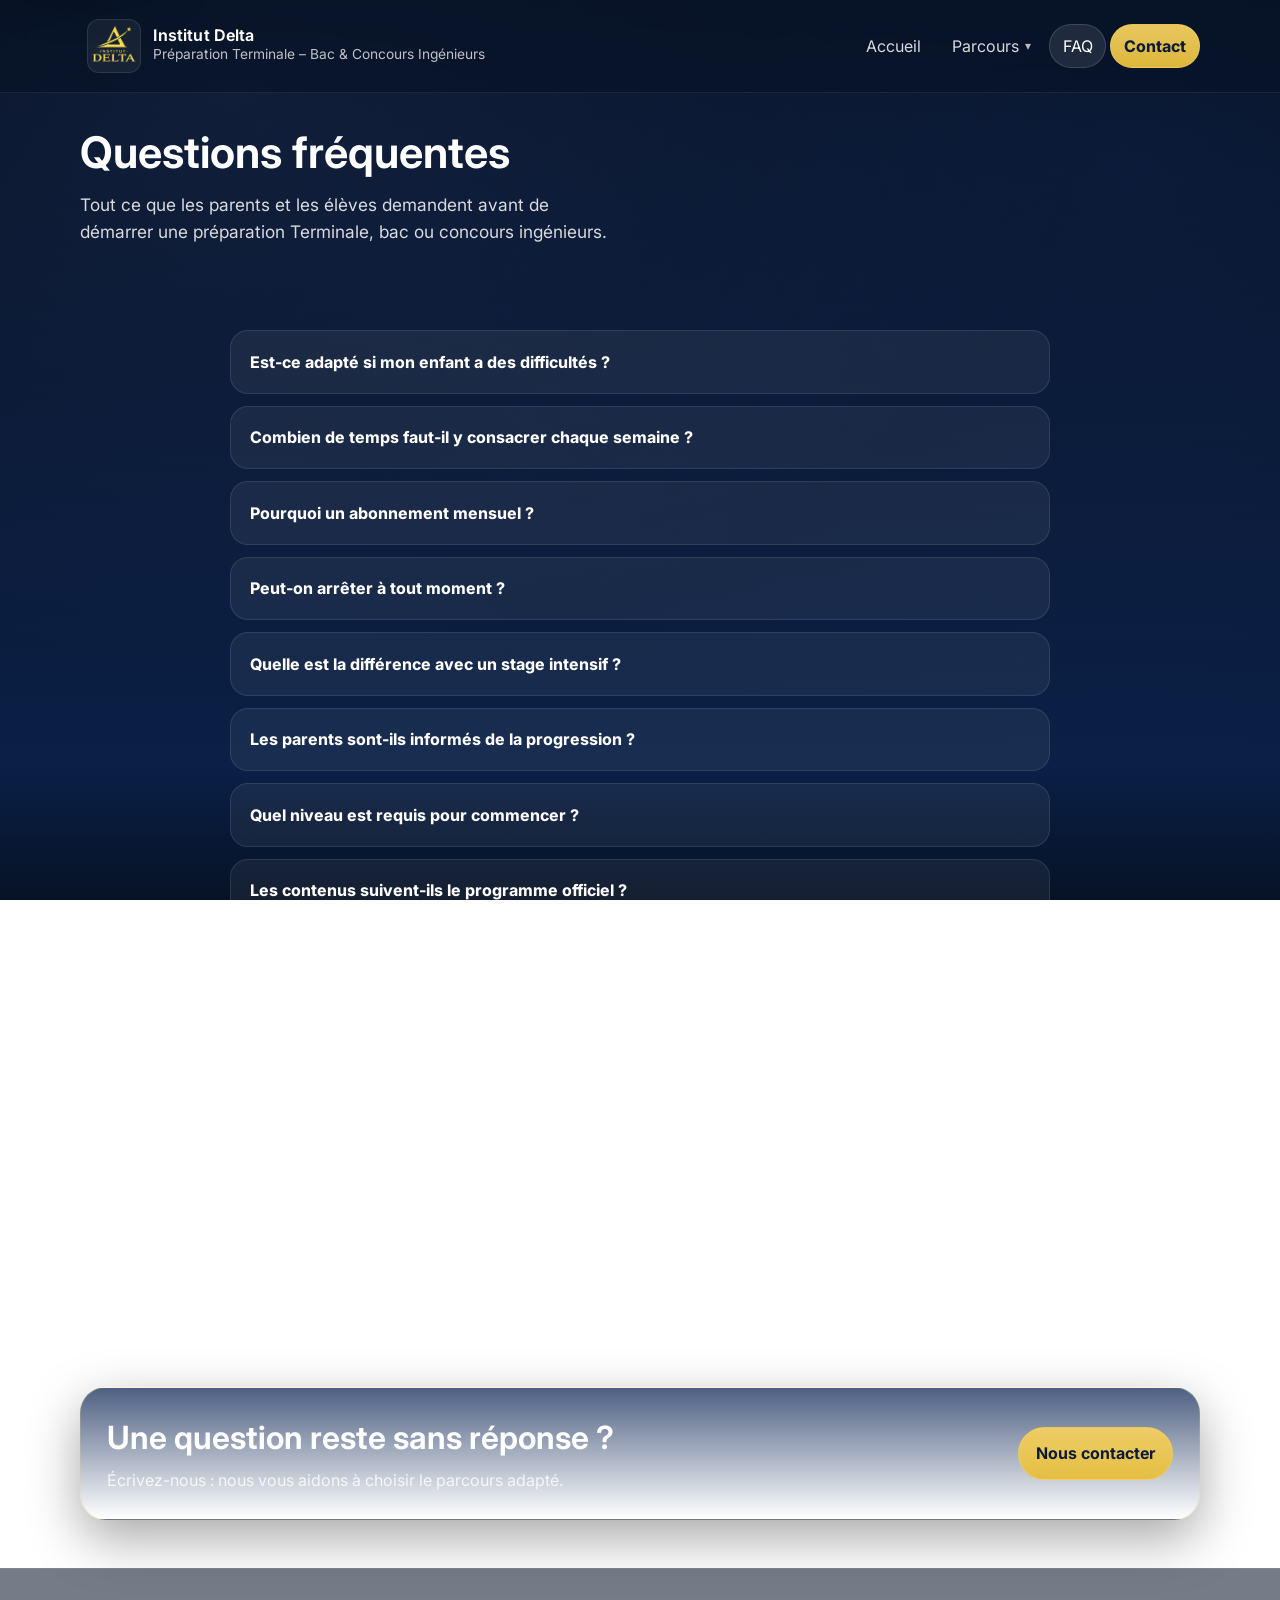
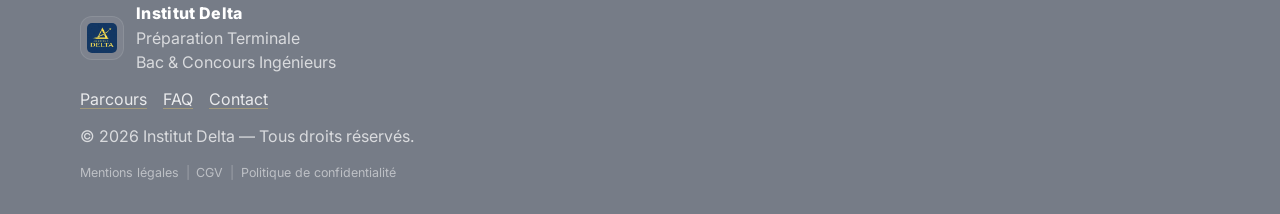
<file: faq.html>
<!doctype html>
<html lang="fr">
  <head>
    <meta charset="UTF-8" />
    <meta name="viewport" content="width=device-width, initial-scale=1" />
    <meta
      name="description"
      content="FAQ Institut Delta : durée de travail, suivi parents, niveau requis, sans engagement, Parcoursup et concours. Réponses claires avant de s’inscrire."
    />
    <title>FAQ — Préparation Bac &amp; Concours | Institut Delta</title>
    <link rel="canonical" href="https://www.institutdelta.fr/faq.html" />
    <meta property="og:type" content="website" />
    <meta property="og:locale" content="fr_FR" />
    <meta property="og:site_name" content="Institut Delta" />
    <meta property="og:title" content="FAQ — Préparation Bac &amp; Concours | Institut Delta" />
    <meta
      property="og:description"
      content="FAQ Institut Delta : durée de travail, suivi parents, niveau requis, sans engagement, Parcoursup et concours. Réponses claires avant de s’inscrire."
    />
    <meta property="og:url" content="https://www.institutdelta.fr/faq.html" />
    <meta property="og:image" content="https://www.institutdelta.fr/images/og-share.jpg" />
    <meta property="og:image:width" content="1200" />
    <meta property="og:image:height" content="630" />
    <meta property="og:image:alt" content="FAQ Institut Delta — préparation bac et concours" />
    <meta name="twitter:card" content="summary_large_image" />
    <meta name="twitter:title" content="FAQ — Préparation Bac &amp; Concours | Institut Delta" />
    <meta
      name="twitter:description"
      content="FAQ Institut Delta : durée de travail, suivi parents, niveau requis, sans engagement, Parcoursup et concours. Réponses claires avant de s’inscrire."
    />
    <meta name="twitter:image" content="https://www.institutdelta.fr/images/og-share.jpg" />
    <meta name="twitter:image:alt" content="FAQ Institut Delta — préparation bac et concours" />
    <link rel="preconnect" href="https://fonts.googleapis.com" />
    <link rel="preconnect" href="https://fonts.gstatic.com" crossorigin />
    <link
      href="https://fonts.googleapis.com/css2?family=Inter:wght@400;600;700;800&display=swap"
      rel="stylesheet"
    />
    <link rel="icon" type="image/png" sizes="32x32" href="./images/favicon-32.png" />
    <link rel="apple-touch-icon" href="./images/apple-touch-icon.png" />
    <link rel="stylesheet" href="./css/styles.css?v=20" />
    <script type="application/ld+json">
      {
        "@context": "https://schema.org",
        "@type": "FAQPage",
        "@id": "https://www.institutdelta.fr/faq.html#faq",
        "url": "https://www.institutdelta.fr/faq.html",
        "mainEntity": [
          {
            "@type": "Question",
            "name": "Est-ce adapté si mon enfant a des difficultés ?",
            "acceptedAnswer": {
              "@type": "Answer",
              "text": "Oui. Les parcours permettent de reprendre les bases, de sécuriser les automatismes, puis de progresser étape par étape vers le niveau bac ou concours."
            }
          },
          {
            "@type": "Question",
            "name": "Combien de temps faut-il y consacrer chaque semaine ?",
            "acceptedAnswer": {
              "@type": "Answer",
              "text": "En général, 2 à 3 heures par semaine suffisent avec un travail régulier. L’important est la constance plus que les sessions longues."
            }
          },
          {
            "@type": "Question",
            "name": "Pourquoi un abonnement mensuel ?",
            "acceptedAnswer": {
              "@type": "Answer",
              "text": "Parce que la réussite en Terminale repose sur un accompagnement continu : méthode, exercices corrigés et suivi dans la durée, sans engagement contraignant."
            }
          },
          {
            "@type": "Question",
            "name": "Peut-on arrêter à tout moment ?",
            "acceptedAnswer": {
              "@type": "Answer",
              "text": "Oui. Les forfaits sont sans engagement et résiliables sans préavis ni délai."
            }
          },
          {
            "@type": "Question",
            "name": "Quelle est la différence avec un stage intensif ?",
            "acceptedAnswer": {
              "@type": "Answer",
              "text": "Un stage concentre le travail sur quelques jours. Institut Delta propose une préparation répartie sur l’année, avec modules hebdomadaires, pour ancrer la méthode et éviter l’effet « coup de feu »."
            }
          },
          {
            "@type": "Question",
            "name": "Les parents sont-ils informés de la progression ?",
            "acceptedAnswer": {
              "@type": "Answer",
              "text": "Oui. Le suivi est conçu pour l’élève et les parents : vous savez où en est votre enfant, ce qui a été travaillé et ce qui reste à consolider."
            }
          },
          {
            "@type": "Question",
            "name": "Quel niveau est requis pour commencer ?",
            "acceptedAnswer": {
              "@type": "Answer",
              "text": "Aucun niveau minimum n’est exigé. Que l’élève soit en difficulté, en consolidation ou déjà à l’aise, le parcours s’adapte à l’objectif (bac, Parcoursup ou concours)."
            }
          },
          {
            "@type": "Question",
            "name": "Les contenus suivent-ils le programme officiel ?",
            "acceptedAnswer": {
              "@type": "Answer",
              "text": "Oui. Les parcours Terminale sont alignés sur le programme de spécialité (maths et/ou physique-chimie) et sur les attentes du bac. Le parcours concours ajoute des exercices type épreuves et QCM d’écrit."
            }
          },
          {
            "@type": "Question",
            "name": "Comment se déroule le suivi hebdomadaire ?",
            "acceptedAnswer": {
              "@type": "Answer",
              "text": "Chaque semaine, l’élève avance sur des modules clairs : cours structurés, méthodes de résolution et exercices corrigés. Le rythme reste régulier et mesurable."
            }
          },
          {
            "@type": "Question",
            "name": "Peut-on combiner plusieurs parcours ?",
            "acceptedAnswer": {
              "@type": "Answer",
              "text": "Oui, selon l’objectif. Pour viser le bac en maths et physique-chimie, le parcours Réussite Bac (29 €/mois) regroupe déjà les deux spécialités. Pour une seule matière, les parcours à 19 €/mois suffisent."
            }
          },
          {
            "@type": "Question",
            "name": "Est-ce utile pour Parcoursup et les concours ingénieurs ?",
            "acceptedAnswer": {
              "@type": "Answer",
              "text": "Oui. La préparation renforce les notes de spécialité (dossier Parcoursup) et, via le parcours Ingénieur, entraîne spécifiquement aux formats de concours post-bac (exercices type et QCM de l’écrit)."
            }
          },
          {
            "@type": "Question",
            "name": "Qui sont les enseignants ?",
            "acceptedAnswer": {
              "@type": "Answer",
              "text": "L’équipe est composée d’enseignants certifiés et agrégés en mathématiques et physique-chimie, qui enseignent en lycée ou en école d’ingénieurs post-bac."
            }
          },
          {
            "@type": "Question",
            "name": "Comment s’inscrire ?",
            "acceptedAnswer": {
              "@type": "Answer",
              "text": "Contactez-nous via le formulaire : indiquez le parcours souhaité, le niveau de l’élève, l’objectif (bac ou concours) et les disponibilités. Nous vous répondons pour finaliser l’inscription."
            }
          }
        ]
      }
    </script>
    <script defer src="./js/analytics-config.js"></script>
    <script defer src="./js/main.js?v=6"></script>
  </head>
  <body>
    <a class="skip-link" href="#contenu">Aller au contenu</a>

    <header class="site-header">
      <div class="container header-inner">
        <a class="brand" href="./index.html" aria-label="Institut Delta — Accueil">
          <span class="brand-logo-wrap" aria-hidden="true">
            <picture>
              <source srcset="./images/Logo-removebg-preview.webp" type="image/webp" />
              <img
                class="brand-logo"
                src="./images/Logo-removebg-preview.png"
                alt="Institut Delta"
                width="54"
                height="54"
                decoding="async"
              />
            </picture>
          </span>
          <span class="brand-text">
            <span class="brand-title">Institut Delta</span>
            <span class="brand-tagline">Préparation Terminale – Bac &amp; Concours Ingénieurs</span>
          </span>
        </a>

        <button class="nav-toggle" type="button" aria-expanded="false" aria-controls="navigation">
          <span class="sr-only">Ouvrir le menu</span>
          <span class="nav-toggle-bars" aria-hidden="true"></span>
        </button>

        <nav id="navigation" class="nav" aria-label="Navigation principale" data-collapsible="true">
          <a class="nav-link" href="./index.html">Accueil</a>
          <details class="nav-dropdown">
            <summary class="nav-link nav-dropdown-toggle">
              Parcours <span class="nav-dropdown-caret" aria-hidden="true">▾</span>
            </summary>
            <div class="nav-dropdown-menu">
              <a class="nav-dropdown-link" href="./parcours/terminale-maths.html">Terminale – Spécialité Maths</a>
              <a class="nav-dropdown-link" href="./parcours/terminale-physique-chimie.html">Terminale – Spécialité Physique-Chimie</a>
              <a class="nav-dropdown-link" href="./parcours/reussite-bac.html">Terminale – Réussite Bac</a>
              <a class="nav-dropdown-link" href="./parcours/concours-ingenieur.html">Ingénieur – Préparation Concours Post-Bac</a>
            </div>
          </details>
          <a class="nav-link is-active" href="./faq.html">FAQ</a>
          <a class="nav-link nav-link--cta" href="./contact.html">Contact</a>
        </nav>
      </div>
    </header>

    <main id="contenu">
      <section class="page-hero">
        <div class="container">
          <h1>Questions fréquentes</h1>
          <p class="lead">
            Tout ce que les parents et les élèves demandent avant de démarrer une préparation Terminale,
            bac ou concours ingénieurs.
          </p>
        </div>
      </section>

      <section class="section">
        <div class="container faq-page">
          <div class="faq" data-accordion>
            <details class="faq-item">
              <summary>Est-ce adapté si mon enfant a des difficultés ?</summary>
              <div class="faq-body">
                Oui. Les parcours permettent de reprendre les bases, de sécuriser les automatismes, puis de
                progresser étape par étape vers le niveau bac ou concours.
              </div>
            </details>
            <details class="faq-item">
              <summary>Combien de temps faut-il y consacrer chaque semaine ?</summary>
              <div class="faq-body">
                En général, 2 à 3 heures par semaine suffisent avec un travail régulier. L’important est la
                constance plus que les sessions longues.
              </div>
            </details>
            <details class="faq-item">
              <summary>Pourquoi un abonnement mensuel ?</summary>
              <div class="faq-body">
                Parce que la réussite en Terminale repose sur un accompagnement continu : méthode, exercices
                corrigés et suivi dans la durée, sans engagement contraignant.
              </div>
            </details>
            <details class="faq-item">
              <summary>Peut-on arrêter à tout moment ?</summary>
              <div class="faq-body">Oui. Les forfaits sont sans engagement et résiliables sans préavis ni délai.</div>
            </details>
            <details class="faq-item">
              <summary>Quelle est la différence avec un stage intensif ?</summary>
              <div class="faq-body">
                Un stage concentre le travail sur quelques jours. Institut Delta propose une préparation
                répartie sur l’année, avec modules hebdomadaires, pour ancrer la méthode et éviter l’effet
                «&nbsp;coup de feu&nbsp;».
              </div>
            </details>
            <details class="faq-item">
              <summary>Les parents sont-ils informés de la progression ?</summary>
              <div class="faq-body">
                Oui. Le suivi est conçu pour l’élève et les parents : vous savez où en est votre enfant, ce qui
                a été travaillé et ce qui reste à consolider.
              </div>
            </details>
            <details class="faq-item">
              <summary>Quel niveau est requis pour commencer ?</summary>
              <div class="faq-body">
                Aucun niveau minimum n’est exigé. Que l’élève soit en difficulté, en consolidation ou déjà à
                l’aise, le parcours s’adapte à l’objectif (bac, Parcoursup ou concours).
              </div>
            </details>
            <details class="faq-item">
              <summary>Les contenus suivent-ils le programme officiel ?</summary>
              <div class="faq-body">
                Oui. Les parcours Terminale sont alignés sur le programme de spécialité (maths et/ou
                physique-chimie) et sur les attentes du bac. Le parcours concours ajoute des exercices type
                épreuves et QCM d’écrit.
              </div>
            </details>
            <details class="faq-item">
              <summary>Comment se déroule le suivi hebdomadaire ?</summary>
              <div class="faq-body">
                Chaque semaine, l’élève avance sur des modules clairs : cours structurés, méthodes de
                résolution et exercices corrigés. Le rythme reste régulier et mesurable.
              </div>
            </details>
            <details class="faq-item">
              <summary>Peut-on combiner plusieurs parcours ?</summary>
              <div class="faq-body">
                Oui, selon l’objectif. Pour viser le bac en maths et physique-chimie, le parcours
                <a href="./parcours/reussite-bac.html">Réussite Bac</a> (29&nbsp;€/mois) regroupe déjà les deux
                spécialités. Pour une seule matière, les parcours à 19&nbsp;€/mois suffisent.
              </div>
            </details>
            <details class="faq-item">
              <summary>Est-ce utile pour Parcoursup et les concours ingénieurs ?</summary>
              <div class="faq-body">
                Oui. La préparation renforce les notes de spécialité (dossier Parcoursup) et, via le parcours
                <a href="./parcours/concours-ingenieur.html">Ingénieur</a>, entraîne spécifiquement aux formats
                de concours post-bac (exercices type et QCM de l’écrit).
              </div>
            </details>
            <details class="faq-item">
              <summary>Qui sont les enseignants ?</summary>
              <div class="faq-body">
                L’équipe est composée d’enseignants certifiés et agrégés en mathématiques et physique-chimie,
                qui enseignent en lycée ou en école d’ingénieurs post-bac.
              </div>
            </details>
            <details class="faq-item">
              <summary>Comment s’inscrire ?</summary>
              <div class="faq-body">
                Contactez-nous via le
                <a href="./contact.html">formulaire</a> : indiquez le parcours souhaité, le niveau de l’élève,
                l’objectif (bac ou concours) et les disponibilités. Nous vous répondons pour finaliser
                l’inscription.
              </div>
            </details>
          </div>
        </div>
      </section>

      <section class="cta">
        <div class="container cta-inner">
          <div>
            <h2>Une question reste sans réponse ?</h2>
            <p class="cta-text">Écrivez-nous : nous vous aidons à choisir le parcours adapté.</p>
          </div>
          <div class="cta-actions">
            <a class="btn btn-primary" href="./contact.html">Nous contacter</a>
          </div>
        </div>
      </section>
    </main>

    <footer class="site-footer">
      <div class="container footer-inner">
        <div class="footer-brand">
          <picture>
            <source srcset="./images/Logo.webp" type="image/webp" />
            <img
              class="footer-logo"
              src="./images/Logo.png"
              alt="Logo Institut Delta"
              width="44"
              height="44"
              loading="lazy"
              decoding="async"
            />
          </picture>
          <div>
            <p class="footer-title">Institut Delta</p>
            <p class="footer-sub">Préparation Terminale<br />Bac &amp; Concours Ingénieurs</p>
          </div>
        </div>

        <div class="footer-links">
          <a href="./parcours/reussite-bac.html">Parcours</a>
          <a href="./faq.html">FAQ</a>
          <a href="./contact.html">Contact</a>
        </div>

        <p class="footer-meta">© <span id="year"></span> Institut Delta — Tous droits réservés.</p>
        <nav class="footer-legal" aria-label="Informations légales">
          <a href="./mentions-legales.html">Mentions légales</a>
          <span class="footer-legal-sep" aria-hidden="true">|</span>
          <a href="./cgv.html">CGV</a>
          <span class="footer-legal-sep" aria-hidden="true">|</span>
          <a href="./politique-confidentialite.html">Politique de confidentialité</a>
        </nav>
      </div>
    </footer>
  </body>
</html>
</file>
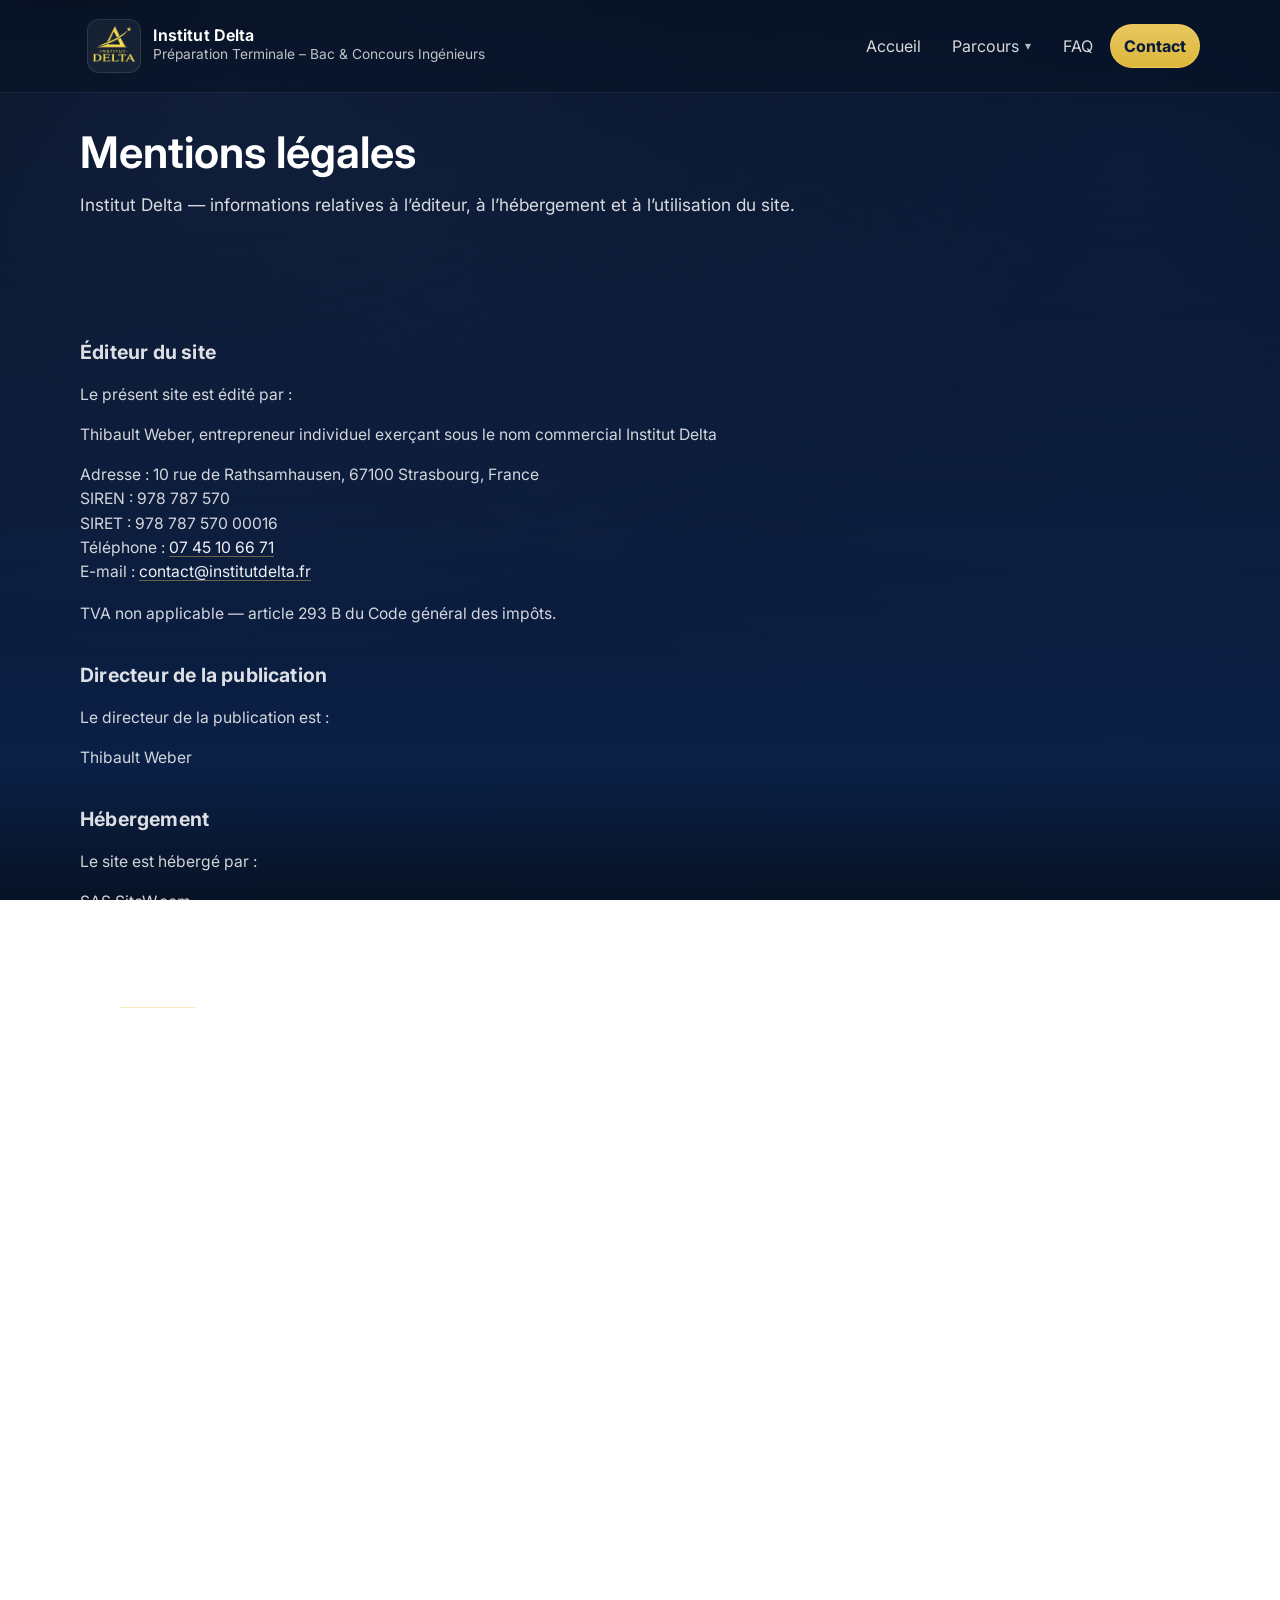
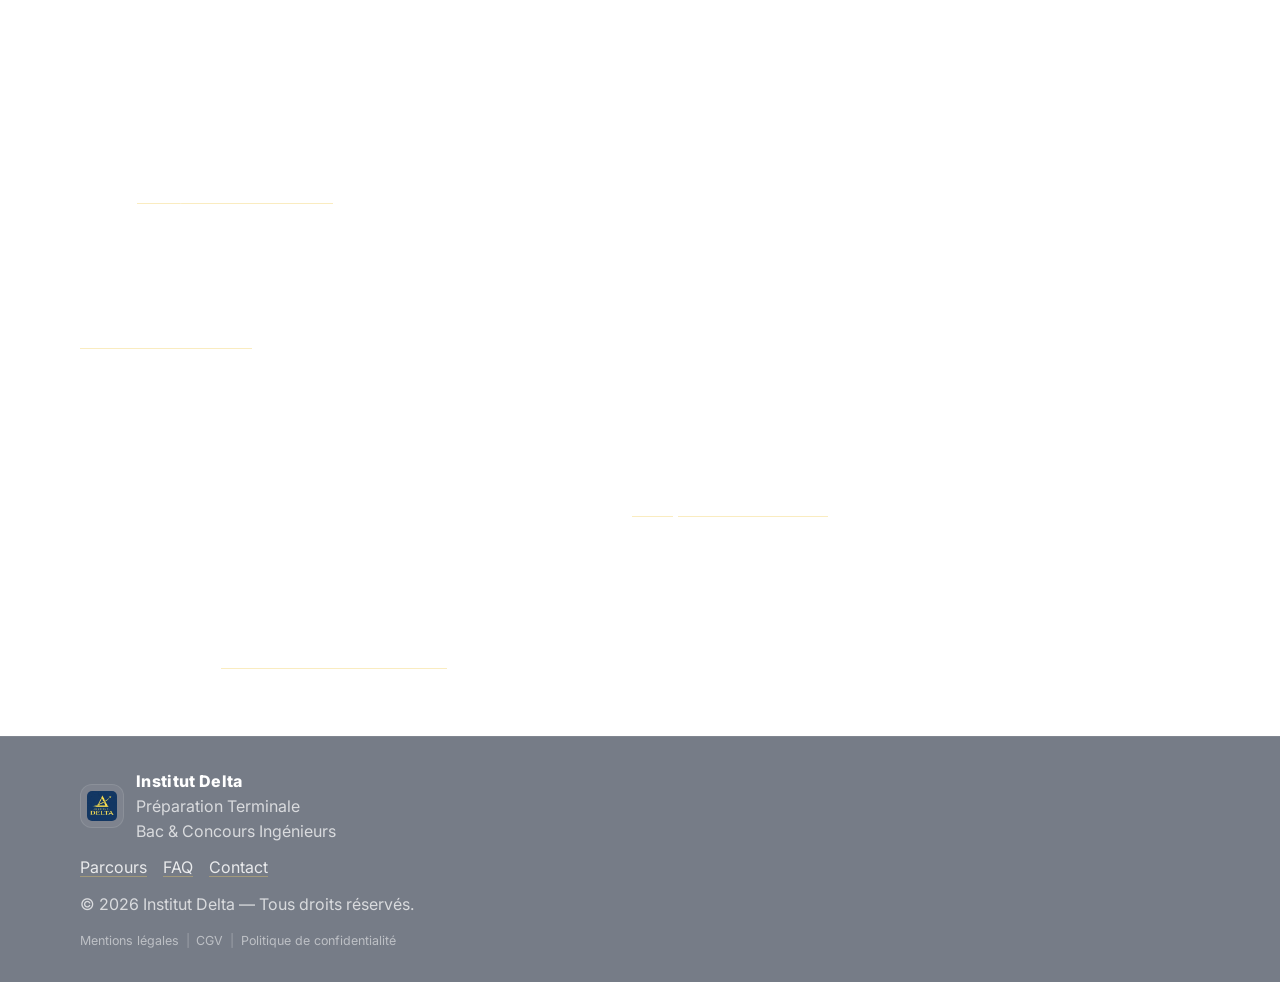
<file: mentions-legales.html>
<!doctype html>
<html lang="fr">
  <head>
    <meta charset="UTF-8" />
    <meta name="viewport" content="width=device-width, initial-scale=1" />
    <meta
      name="description"
      content="Mentions légales d’Institut Delta : éditeur, directeur de la publication, hébergeur, propriété intellectuelle et responsabilité."
    />
    <title>Mentions légales — Institut Delta</title>
    <link rel="canonical" href="https://www.institutdelta.fr/mentions-legales.html" />
    <meta property="og:type" content="website" />
    <meta property="og:locale" content="fr_FR" />
    <meta property="og:site_name" content="Institut Delta" />
    <meta property="og:title" content="Mentions légales — Institut Delta" />
    <meta
      property="og:description"
      content="Mentions légales d’Institut Delta : éditeur, directeur de la publication, hébergeur, propriété intellectuelle et responsabilité."
    />
    <meta property="og:url" content="https://www.institutdelta.fr/mentions-legales.html" />
    <meta property="og:image" content="https://www.institutdelta.fr/images/og-share.jpg" />
    <meta property="og:image:width" content="1200" />
    <meta property="og:image:height" content="630" />
    <meta property="og:image:alt" content="Mentions légales — Institut Delta" />
    <meta name="twitter:card" content="summary_large_image" />
    <meta name="twitter:title" content="Mentions légales — Institut Delta" />
    <meta
      name="twitter:description"
      content="Mentions légales d’Institut Delta : éditeur, directeur de la publication, hébergeur, propriété intellectuelle et responsabilité."
    />
    <meta name="twitter:image" content="https://www.institutdelta.fr/images/og-share.jpg" />
    <meta name="twitter:image:alt" content="Mentions légales — Institut Delta" />
    <link rel="preconnect" href="https://fonts.googleapis.com" />
    <link rel="preconnect" href="https://fonts.gstatic.com" crossorigin />
    <link
      href="https://fonts.googleapis.com/css2?family=Inter:wght@400;600;700;800&display=swap"
      rel="stylesheet"
    />
    <link rel="icon" type="image/png" sizes="32x32" href="./images/favicon-32.png" />
    <link rel="apple-touch-icon" href="./images/apple-touch-icon.png" />
    <link rel="stylesheet" href="./css/styles.css?v=20" />
    <script defer src="./js/analytics-config.js"></script>
    <script defer src="./js/main.js?v=6"></script>
  </head>
  <body class="page-legal">
    <a class="skip-link" href="#contenu">Aller au contenu</a>

    <header class="site-header">
      <div class="container header-inner">
        <a class="brand" href="./index.html" aria-label="Institut Delta — Accueil">
          <span class="brand-logo-wrap" aria-hidden="true">
            <picture>
              <source srcset="./images/Logo-removebg-preview.webp" type="image/webp" />
              <img
                class="brand-logo"
                src="./images/Logo-removebg-preview.png"
                alt="Institut Delta"
                width="54"
                height="54"
                decoding="async"
              />
            </picture>
          </span>
          <span class="brand-text">
            <span class="brand-title">Institut Delta</span>
            <span class="brand-tagline">Préparation Terminale – Bac &amp; Concours Ingénieurs</span>
          </span>
        </a>

        <button class="nav-toggle" type="button" aria-expanded="false" aria-controls="navigation">
          <span class="sr-only">Ouvrir le menu</span>
          <span class="nav-toggle-bars" aria-hidden="true"></span>
        </button>

        <nav id="navigation" class="nav" aria-label="Navigation principale" data-collapsible="true">
          <a class="nav-link" href="./index.html">Accueil</a>
          <details class="nav-dropdown">
            <summary class="nav-link nav-dropdown-toggle">
              Parcours <span class="nav-dropdown-caret" aria-hidden="true">▾</span>
            </summary>
            <div class="nav-dropdown-menu">
              <a class="nav-dropdown-link" href="./parcours/terminale-maths.html">Terminale – Spécialité Maths</a>
              <a class="nav-dropdown-link" href="./parcours/terminale-physique-chimie.html">Terminale – Spécialité Physique-Chimie</a>
              <a class="nav-dropdown-link" href="./parcours/reussite-bac.html">Terminale – Réussite Bac</a>
              <a class="nav-dropdown-link" href="./parcours/concours-ingenieur.html">Ingénieur – Préparation Concours Post-Bac</a>
            </div>
          </details>
          <a class="nav-link" href="./faq.html">FAQ</a>
          <a class="nav-link nav-link--cta" href="./contact.html">Contact</a>
        </nav>
      </div>
    </header>

    <main id="contenu">
      <section class="page-hero">
        <div class="container">
          <h1>Mentions légales</h1>
          <p class="lead">Institut Delta — informations relatives à l’éditeur, à l’hébergement et à l’utilisation du site.</p>
        </div>
      </section>

      <section class="section">
        <div class="container">
          <article class="legal-doc">
            <h2>Éditeur du site</h2>
            <p>Le présent site est édité par&nbsp;:</p>
            <p>
              Thibault Weber, entrepreneur individuel exerçant sous le nom commercial Institut Delta
            </p>
            <p class="legal-block">
              Adresse&nbsp;: 10 rue de Rathsamhausen, 67100 Strasbourg, France<br />
              SIREN&nbsp;: 978 787 570<br />
              SIRET&nbsp;: 978 787 570 00016<br />
              Téléphone&nbsp;: <a href="tel:+33745106671">07 45 10 66 71</a><br />
              E-mail&nbsp;: <a href="mailto:contact@institutdelta.fr">contact@institutdelta.fr</a>
            </p>
            <p>TVA non applicable — article 293 B du Code général des impôts.</p>

            <h2>Directeur de la publication</h2>
            <p>Le directeur de la publication est&nbsp;:</p>
            <p>Thibault Weber</p>

            <h2>Hébergement</h2>
            <p>Le site est hébergé par&nbsp;:</p>
            <p class="legal-block">
              SAS SiteW.com<br />
              Siège social&nbsp;: 11 B Allée Jean-Jacques Simmler, 15130 Arpajon-sur-Cère, France<br />
              SIRET&nbsp;: 518 057 310 00055<br />
              Contact&nbsp;: via le support SiteW<br />
              Site&nbsp;: <a href="https://www.sitew.com/" rel="noopener noreferrer" target="_blank">SiteW.com</a>
            </p>
            <p>
              SiteW indique être l’hébergeur des sites créés sur sa plateforme et publie ces coordonnées dans
              ses propres mentions légales.
            </p>

            <h2>Propriété intellectuelle</h2>
            <p>
              L’ensemble des éléments présents sur le site Institut Delta, notamment les textes, contenus
              pédagogiques, exercices, QCM, corrigés, vidéos, fiches, illustrations, schémas, éléments
              graphiques, logos, documents téléchargeables et plus généralement tout contenu créé pour
              Institut Delta, est protégé par les règles applicables en matière de propriété intellectuelle.
            </p>
            <p>Sauf mention contraire, ces contenus sont la propriété de Thibault Weber.</p>
            <p>
              Toute reproduction, représentation, modification, adaptation, diffusion, redistribution,
              publication ou exploitation, totale ou partielle, de ces contenus sans autorisation écrite
              préalable est interdite, sauf dans les cas expressément autorisés par la loi.
            </p>
            <p>
              L’accès aux contenus pédagogiques d’Institut Delta confère uniquement un droit d’utilisation
              personnel et privé dans le cadre de la formation souscrite.
            </p>

            <h2>Responsabilité</h2>
            <p>
              Institut Delta s’efforce de fournir sur le site des informations exactes et régulièrement mises
              à jour.
            </p>
            <p>
              Cependant, Institut Delta ne peut garantir l’absence totale d’erreurs ou d’omissions ni la
              disponibilité permanente du site.
            </p>
            <p>
              Les liens vers des sites externes sont fournis à titre informatif. Institut Delta ne saurait
              être tenu responsable du contenu ou du fonctionnement de sites tiers.
            </p>

            <h2>Données personnelles</h2>
            <p>
              Les modalités de collecte, d’utilisation et de conservation des données personnelles sont
              détaillées dans la
              <a href="./politique-confidentialite.html">Politique de confidentialité</a>
              d’Institut Delta.
            </p>
            <p>
              Les utilisateurs disposent des droits prévus par la réglementation applicable en matière de
              protection des données personnelles.
            </p>
            <p>Pour toute demande relative aux données personnelles&nbsp;:</p>
            <p><a href="mailto:contact@institutdelta.fr">contact@institutdelta.fr</a></p>

            <h2>Cookies</h2>
            <p>
              Le site peut utiliser des cookies ou technologies similaires nécessaires à son fonctionnement
              ou, sous réserve du consentement de l’utilisateur, à des finalités complémentaires.
            </p>
            <p>
              Les modalités d’utilisation et de gestion des cookies sont précisées dans la
              <a href="./politique-confidentialite.html">Politique de confidentialité</a>
              et/ou dans l’outil de gestion des cookies du site.
            </p>

            <h2>Conditions générales de vente</h2>
            <p>
              Les conditions applicables à la souscription aux formations et services proposés par Institut
              Delta sont précisées dans les
              <a href="./cgv.html">Conditions Générales de Vente</a>
              accessibles sur le site.
            </p>
          </article>
        </div>
      </section>
    </main>

    <footer class="site-footer">
      <div class="container footer-inner">
        <div class="footer-brand">
          <picture>
            <source srcset="./images/Logo.webp" type="image/webp" />
            <img
              class="footer-logo"
              src="./images/Logo.png"
              alt="Logo Institut Delta"
              width="44"
              height="44"
              loading="lazy"
              decoding="async"
            />
          </picture>
          <div>
            <p class="footer-title">Institut Delta</p>
            <p class="footer-sub">Préparation Terminale<br />Bac &amp; Concours Ingénieurs</p>
          </div>
        </div>

        <div class="footer-links">
          <a href="./parcours/reussite-bac.html">Parcours</a>
          <a href="./faq.html">FAQ</a>
          <a href="./contact.html">Contact</a>
        </div>

        <p class="footer-meta">© <span id="year"></span> Institut Delta — Tous droits réservés.</p>
        <nav class="footer-legal" aria-label="Informations légales">
          <a href="./mentions-legales.html" aria-current="page">Mentions légales</a>
          <span class="footer-legal-sep" aria-hidden="true">|</span>
          <a href="./cgv.html">CGV</a>
          <span class="footer-legal-sep" aria-hidden="true">|</span>
          <a href="./politique-confidentialite.html">Politique de confidentialité</a>
        </nav>
      </div>
    </footer>
  </body>
</html>
</file>
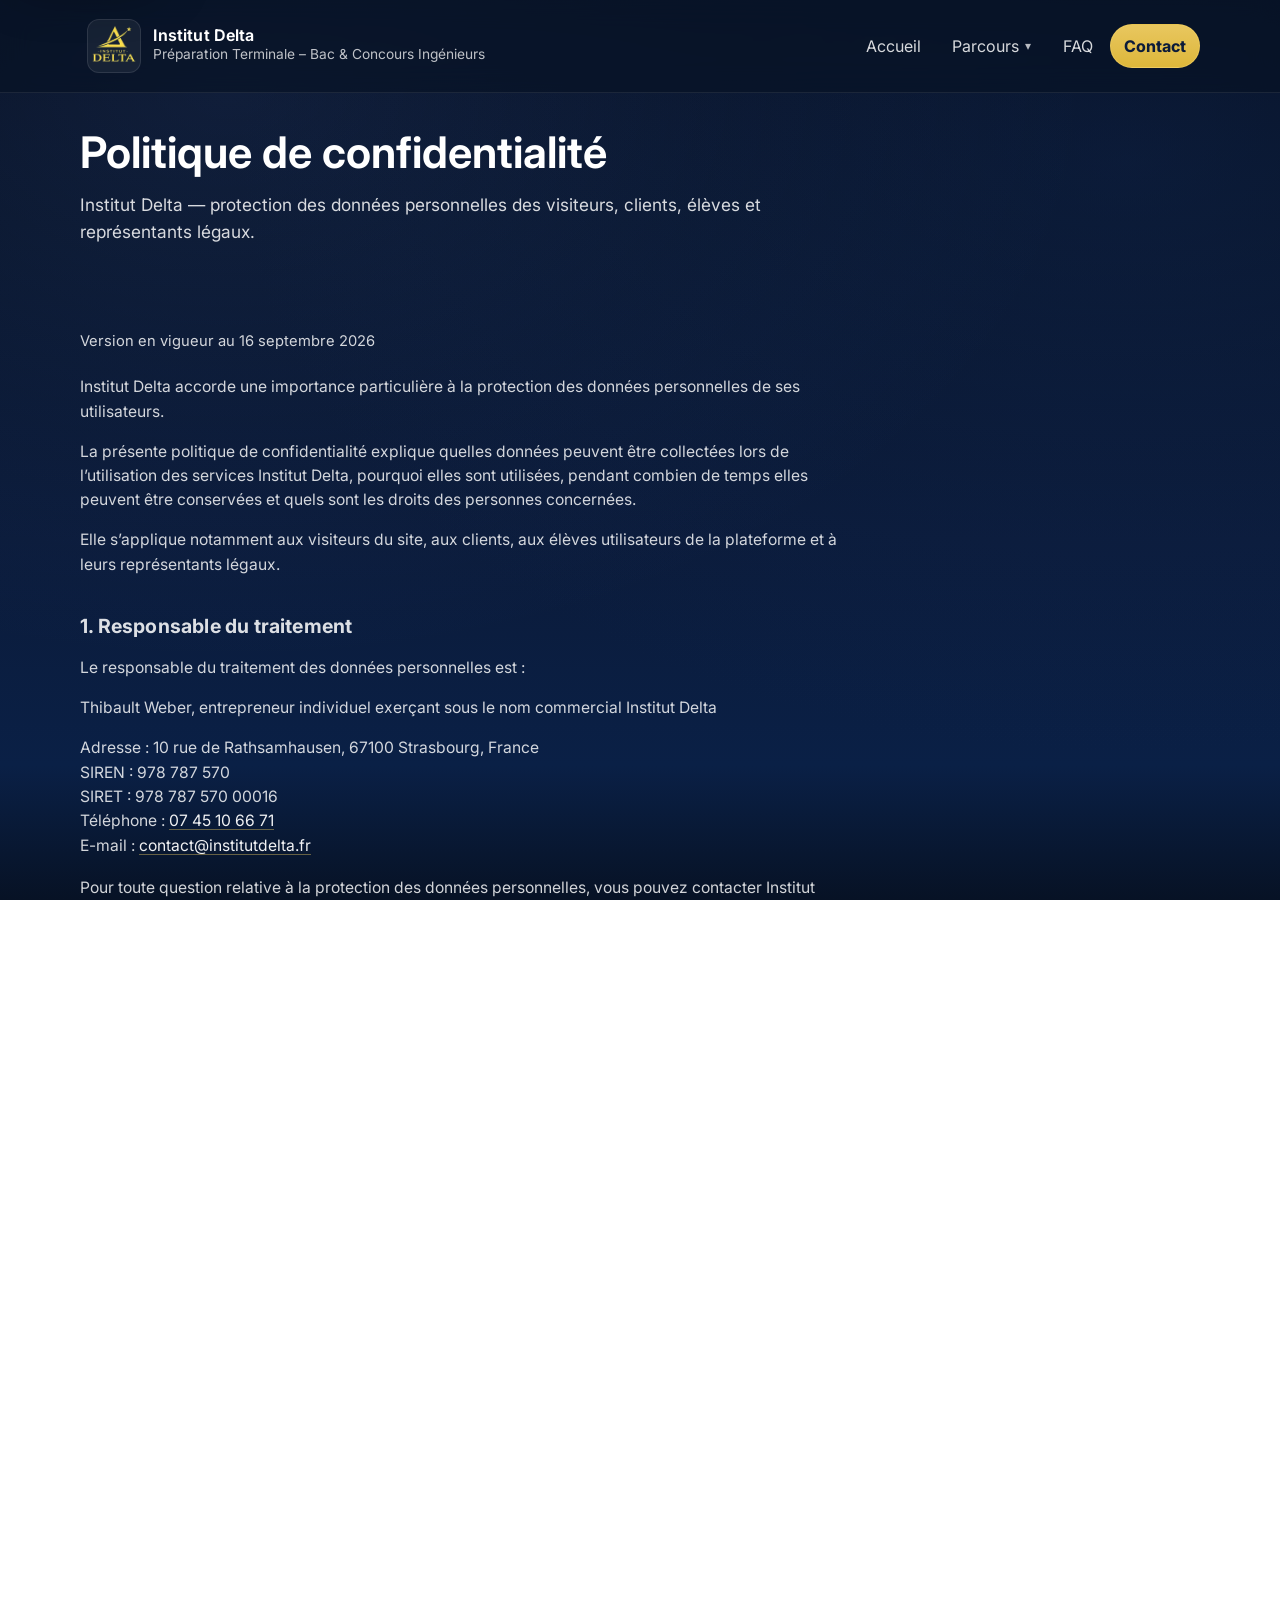
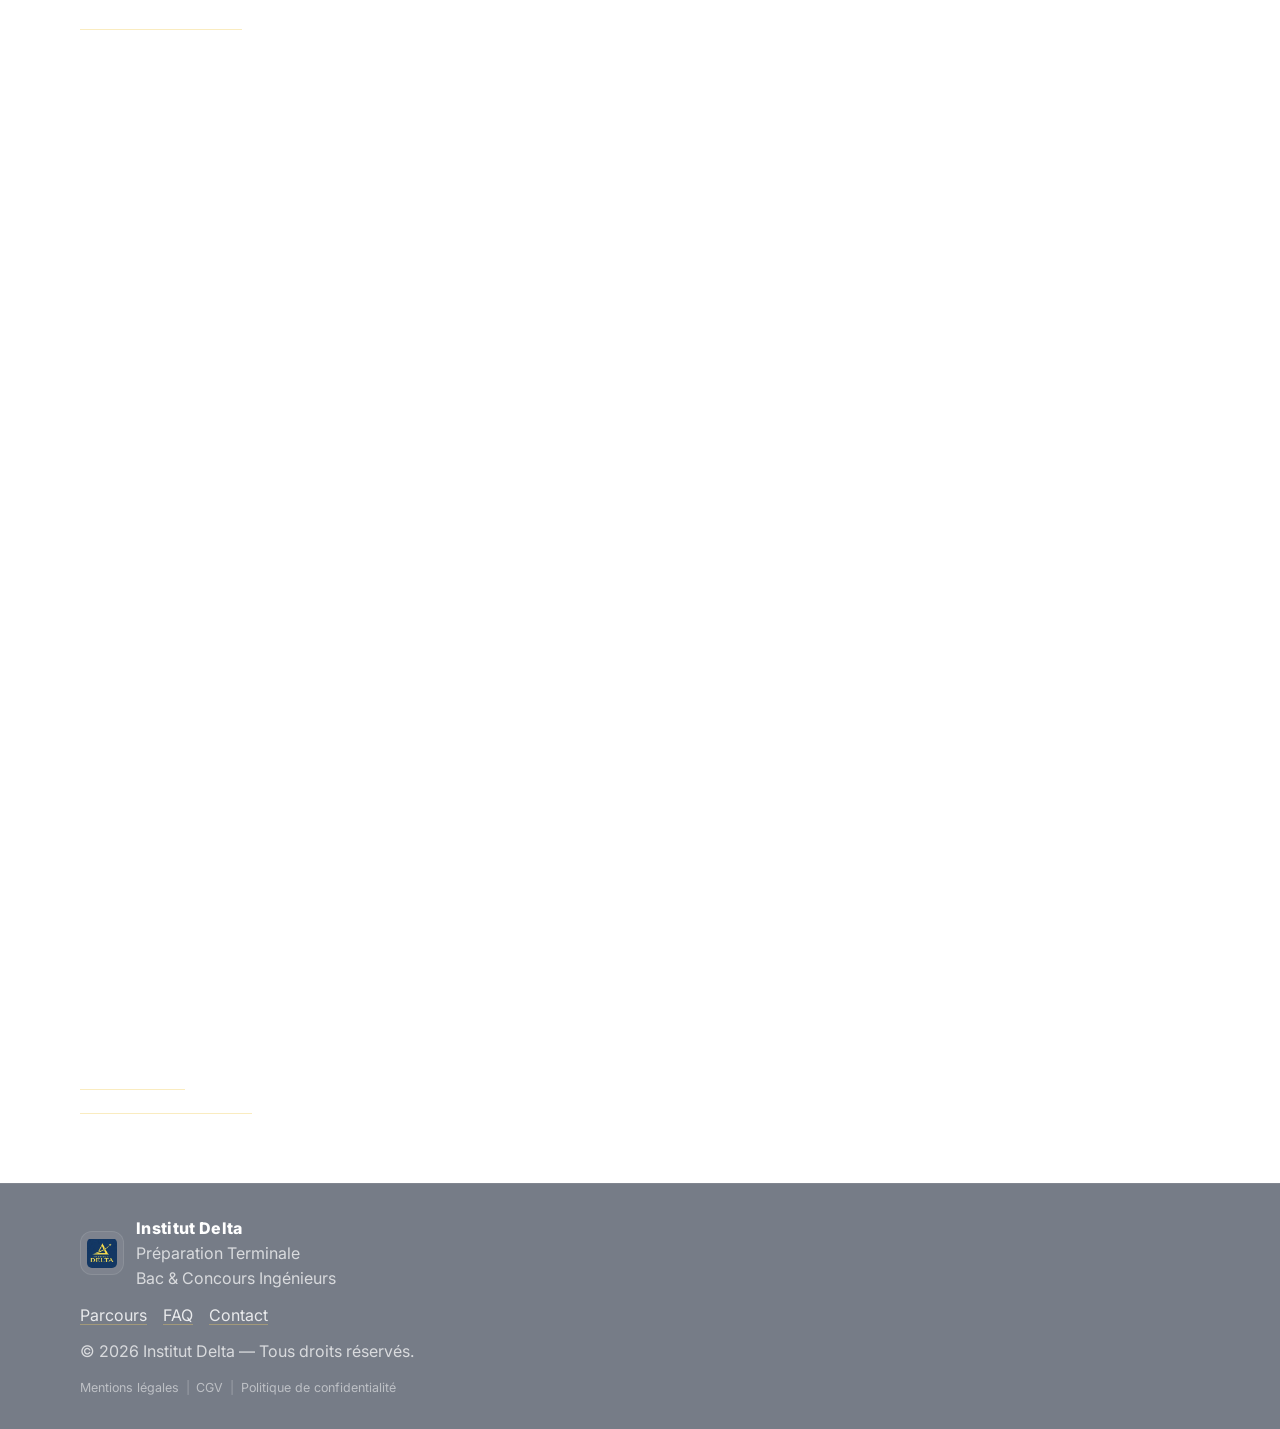
<file: politique-confidentialite.html>
<!doctype html>
<html lang="fr">
  <head>
    <meta charset="UTF-8" />
    <meta name="viewport" content="width=device-width, initial-scale=1" />
    <meta
      name="description"
      content="Politique de confidentialité d’Institut Delta : données collectées, finalités, durées de conservation, cookies et droits RGPD."
    />
    <title>Politique de confidentialité — Institut Delta</title>
    <link rel="canonical" href="https://www.institutdelta.fr/politique-confidentialite.html" />
    <meta property="og:type" content="website" />
    <meta property="og:locale" content="fr_FR" />
    <meta property="og:site_name" content="Institut Delta" />
    <meta property="og:title" content="Politique de confidentialité — Institut Delta" />
    <meta
      property="og:description"
      content="Politique de confidentialité d’Institut Delta : données collectées, finalités, durées de conservation, cookies et droits RGPD."
    />
    <meta property="og:url" content="https://www.institutdelta.fr/politique-confidentialite.html" />
    <meta property="og:image" content="https://www.institutdelta.fr/images/og-share.jpg" />
    <meta property="og:image:width" content="1200" />
    <meta property="og:image:height" content="630" />
    <meta property="og:image:alt" content="Politique de confidentialité — Institut Delta" />
    <meta name="twitter:card" content="summary_large_image" />
    <meta name="twitter:title" content="Politique de confidentialité — Institut Delta" />
    <meta
      name="twitter:description"
      content="Politique de confidentialité d’Institut Delta : données collectées, finalités, durées de conservation, cookies et droits RGPD."
    />
    <meta name="twitter:image" content="https://www.institutdelta.fr/images/og-share.jpg" />
    <meta name="twitter:image:alt" content="Politique de confidentialité — Institut Delta" />
    <link rel="preconnect" href="https://fonts.googleapis.com" />
    <link rel="preconnect" href="https://fonts.gstatic.com" crossorigin />
    <link
      href="https://fonts.googleapis.com/css2?family=Inter:wght@400;600;700;800&display=swap"
      rel="stylesheet"
    />
    <link rel="icon" type="image/png" sizes="32x32" href="./images/favicon-32.png" />
    <link rel="apple-touch-icon" href="./images/apple-touch-icon.png" />
    <link rel="stylesheet" href="./css/styles.css?v=20" />
    <script defer src="./js/analytics-config.js"></script>
    <script defer src="./js/main.js?v=6"></script>
  </head>
  <body class="page-legal">
    <a class="skip-link" href="#contenu">Aller au contenu</a>

    <header class="site-header">
      <div class="container header-inner">
        <a class="brand" href="./index.html" aria-label="Institut Delta — Accueil">
          <span class="brand-logo-wrap" aria-hidden="true">
            <picture>
              <source srcset="./images/Logo-removebg-preview.webp" type="image/webp" />
              <img
                class="brand-logo"
                src="./images/Logo-removebg-preview.png"
                alt="Institut Delta"
                width="54"
                height="54"
                decoding="async"
              />
            </picture>
          </span>
          <span class="brand-text">
            <span class="brand-title">Institut Delta</span>
            <span class="brand-tagline">Préparation Terminale – Bac &amp; Concours Ingénieurs</span>
          </span>
        </a>

        <button class="nav-toggle" type="button" aria-expanded="false" aria-controls="navigation">
          <span class="sr-only">Ouvrir le menu</span>
          <span class="nav-toggle-bars" aria-hidden="true"></span>
        </button>

        <nav id="navigation" class="nav" aria-label="Navigation principale" data-collapsible="true">
          <a class="nav-link" href="./index.html">Accueil</a>
          <details class="nav-dropdown">
            <summary class="nav-link nav-dropdown-toggle">
              Parcours <span class="nav-dropdown-caret" aria-hidden="true">▾</span>
            </summary>
            <div class="nav-dropdown-menu">
              <a class="nav-dropdown-link" href="./parcours/terminale-maths.html">Terminale – Spécialité Maths</a>
              <a class="nav-dropdown-link" href="./parcours/terminale-physique-chimie.html">Terminale – Spécialité Physique-Chimie</a>
              <a class="nav-dropdown-link" href="./parcours/reussite-bac.html">Terminale – Réussite Bac</a>
              <a class="nav-dropdown-link" href="./parcours/concours-ingenieur.html">Ingénieur – Préparation Concours Post-Bac</a>
            </div>
          </details>
          <a class="nav-link" href="./faq.html">FAQ</a>
          <a class="nav-link nav-link--cta" href="./contact.html">Contact</a>
        </nav>
      </div>
    </header>

    <main id="contenu">
      <section class="page-hero">
        <div class="container">
          <h1>Politique de confidentialité</h1>
          <p class="lead">Institut Delta — protection des données personnelles des visiteurs, clients, élèves et représentants légaux.</p>
        </div>
      </section>

      <section class="section">
        <div class="container">
          <article class="legal-doc">
            <p class="legal-meta">Version en vigueur au 16 septembre 2026</p>
            <p>
              Institut Delta accorde une importance particulière à la protection des données personnelles de
              ses utilisateurs.
            </p>
            <p>
              La présente politique de confidentialité explique quelles données peuvent être collectées lors
              de l’utilisation des services Institut Delta, pourquoi elles sont utilisées, pendant combien de
              temps elles peuvent être conservées et quels sont les droits des personnes concernées.
            </p>
            <p>
              Elle s’applique notamment aux visiteurs du site, aux clients, aux élèves utilisateurs de la
              plateforme et à leurs représentants légaux.
            </p>

            <h2>1. Responsable du traitement</h2>
            <p>Le responsable du traitement des données personnelles est&nbsp;:</p>
            <p>
              Thibault Weber, entrepreneur individuel exerçant sous le nom commercial Institut Delta
            </p>
            <p class="legal-block">
              Adresse&nbsp;: 10 rue de Rathsamhausen, 67100 Strasbourg, France<br />
              SIREN&nbsp;: 978 787 570<br />
              SIRET&nbsp;: 978 787 570 00016<br />
              Téléphone&nbsp;: <a href="tel:+33745106671">07 45 10 66 71</a><br />
              E-mail&nbsp;: <a href="mailto:contact@institutdelta.fr">contact@institutdelta.fr</a>
            </p>
            <p>
              Pour toute question relative à la protection des données personnelles, vous pouvez contacter
              Institut Delta à cette adresse électronique.
            </p>

            <h2>2. Données personnelles susceptibles d’être collectées</h2>
            <p>
              Selon les services utilisés, Institut Delta peut notamment traiter les catégories de données
              suivantes&nbsp;:
            </p>
            <div class="legal-table-wrap">
              <table>
                <thead>
                  <tr>
                    <th scope="col">Catégorie</th>
                    <th scope="col">Exemples</th>
                  </tr>
                </thead>
                <tbody>
                  <tr>
                    <td>Identité</td>
                    <td>nom, prénom</td>
                  </tr>
                  <tr>
                    <td>Coordonnées</td>
                    <td>adresse e-mail, téléphone, adresse postale</td>
                  </tr>
                  <tr>
                    <td>Informations relatives au représentant légal</td>
                    <td>nom, prénom, e-mail, coordonnées</td>
                  </tr>
                  <tr>
                    <td>Informations relatives à la commande</td>
                    <td>formation choisie, formule mensuelle ou annuelle, date de souscription</td>
                  </tr>
                  <tr>
                    <td>Informations de facturation</td>
                    <td>factures, paiements, statut du règlement</td>
                  </tr>
                  <tr>
                    <td>Données de compte</td>
                    <td>identifiant, informations nécessaires à l’accès à la plateforme</td>
                  </tr>
                  <tr>
                    <td>Données pédagogiques</td>
                    <td>parcours suivi, chapitres consultés, progression</td>
                  </tr>
                  <tr>
                    <td>Résultats</td>
                    <td>réponses et notes aux QCM, évaluations et exercices</td>
                  </tr>
                  <tr>
                    <td>Activité sur la formation</td>
                    <td>connexions, dates d’activité, contenus consultés</td>
                  </tr>
                  <tr>
                    <td>Travaux pédagogiques</td>
                    <td>exercices ou documents transmis dans le cadre de la formation</td>
                  </tr>
                  <tr>
                    <td>Échanges</td>
                    <td>demandes adressées au support, e-mails et messages</td>
                  </tr>
                  <tr>
                    <td>Données techniques</td>
                    <td>
                      adresse IP, navigateur, informations nécessaires au fonctionnement et à la sécurité du
                      site
                    </td>
                  </tr>
                  <tr>
                    <td>Cookies et traceurs</td>
                    <td>lorsque leur utilisation est autorisée ou strictement nécessaire</td>
                  </tr>
                </tbody>
              </table>
            </div>
            <p>
              Institut Delta ne demande pas aux élèves de fournir des données personnelles sans rapport avec
              le fonctionnement de la formation.
            </p>

            <h2>3. Origine des données</h2>
            <p>Les données sont principalement fournies&nbsp;:</p>
            <ul>
              <li>directement par le client lors de la souscription&nbsp;;</li>
              <li>directement par l’élève lors de l’utilisation de la plateforme&nbsp;;</li>
              <li>
                par le représentant légal lorsque celui-ci inscrit ou accompagne un élève mineur&nbsp;;
              </li>
              <li>
                automatiquement lors de l’utilisation du site ou de la plateforme, pour certaines données
                techniques et d’activité.
              </li>
            </ul>
            <p>
              Certaines informations concernant l’élève peuvent ainsi être fournies initialement par son
              représentant légal.
            </p>

            <h2>4. Finalités et bases légales des traitements</h2>
            <p>Les données personnelles sont utilisées uniquement pour des finalités déterminées.</p>
            <div class="legal-table-wrap">
              <table>
                <thead>
                  <tr>
                    <th scope="col">Finalité</th>
                    <th scope="col">Base juridique principale</th>
                  </tr>
                </thead>
                <tbody>
                  <tr>
                    <td>Création et gestion du compte</td>
                    <td>Exécution du contrat</td>
                  </tr>
                  <tr>
                    <td>Fourniture des formations</td>
                    <td>Exécution du contrat</td>
                  </tr>
                  <tr>
                    <td>Suivi de la progression pédagogique</td>
                    <td>Exécution du contrat</td>
                  </tr>
                  <tr>
                    <td>Enregistrement des résultats aux QCM</td>
                    <td>Exécution du contrat</td>
                  </tr>
                  <tr>
                    <td>Bilans pédagogiques</td>
                    <td>Exécution du contrat</td>
                  </tr>
                  <tr>
                    <td>Communications relatives à la formation</td>
                    <td>Exécution du contrat</td>
                  </tr>
                  <tr>
                    <td>Gestion des abonnements et paiements</td>
                    <td>Exécution du contrat</td>
                  </tr>
                  <tr>
                    <td>Facturation et obligations comptables</td>
                    <td>Obligation légale</td>
                  </tr>
                  <tr>
                    <td>Gestion des demandes et réclamations</td>
                    <td>Exécution du contrat / intérêt légitime</td>
                  </tr>
                  <tr>
                    <td>Prévention des fraudes et sécurisation du service</td>
                    <td>Intérêt légitime</td>
                  </tr>
                  <tr>
                    <td>Amélioration du fonctionnement du service</td>
                    <td>Intérêt légitime, dans le respect des droits des utilisateurs</td>
                  </tr>
                  <tr>
                    <td>Envoi de communications commerciales lorsqu’un consentement est requis</td>
                    <td>Consentement</td>
                  </tr>
                  <tr>
                    <td>Cookies non indispensables</td>
                    <td>Consentement</td>
                  </tr>
                </tbody>
              </table>
            </div>
            <p>
              Le RGPD impose que chaque traitement repose sur une base juridique déterminée, telle que
              l’exécution d’un contrat, une obligation légale, l’intérêt légitime ou le consentement.
            </p>

            <h2>5. Suivi pédagogique des élèves</h2>
            <p>
              Afin de fournir les services pédagogiques proposés, Institut Delta peut enregistrer certaines
              informations relatives au travail de l’élève, notamment&nbsp;:
            </p>
            <ul>
              <li>les chapitres commencés ou terminés&nbsp;;</li>
              <li>les dates de connexion et d’activité&nbsp;;</li>
              <li>la progression dans les formations&nbsp;;</li>
              <li>les notes obtenues aux QCM&nbsp;;</li>
              <li>la réalisation des exercices ou sujets proposés&nbsp;;</li>
              <li>les travaux ou fichiers éventuellement transmis.</li>
            </ul>
            <p>
              Ces informations permettent notamment de suivre la progression de l’élève, d’identifier les
              activités réalisées et d’établir les bilans pédagogiques proposés dans le cadre de la formation.
            </p>

            <h2>6. Informations communiquées aux représentants légaux</h2>
            <p>
              Lorsque l’élève est mineur et qu’un suivi parental fait partie de l’offre souscrite, certaines
              informations pédagogiques peuvent être communiquées à son représentant légal.
            </p>
            <p>Il peut notamment s’agir&nbsp;:</p>
            <ul>
              <li>de la progression&nbsp;;</li>
              <li>des chapitres travaillés&nbsp;;</li>
              <li>des résultats aux évaluations&nbsp;;</li>
              <li>des exercices réalisés&nbsp;;</li>
              <li>de l’activité récente sur la plateforme&nbsp;;</li>
              <li>d’une période prolongée d’absence d’activité.</li>
            </ul>
            <p>
              Ces informations sont utilisées uniquement dans le cadre de l’accompagnement pédagogique proposé
              par Institut Delta.
            </p>

            <h2>7. Paiements</h2>
            <p>
              Les paiements en ligne sont susceptibles d’être traités par un prestataire de paiement
              spécialisé.
            </p>
            <p>
              Institut Delta n’a pas vocation à conserver directement les numéros complets de carte bancaire
              lorsqu’ils sont saisis et traités par le prestataire de paiement.
            </p>
            <p>
              Les informations nécessaires à la facturation et à la preuve des transactions peuvent néanmoins
              être conservées conformément aux obligations légales.
            </p>

            <h2>8. Destinataires des données</h2>
            <p>
              Les données personnelles sont accessibles uniquement aux personnes et prestataires qui en ont
              besoin pour assurer le fonctionnement du service.
            </p>
            <p>Il peut notamment s’agir&nbsp;:</p>
            <ul>
              <li>d’Institut Delta&nbsp;;</li>
              <li>des prestataires d’hébergement&nbsp;;</li>
              <li>de la plateforme de formation en ligne&nbsp;;</li>
              <li>des prestataires de paiement&nbsp;;</li>
              <li>des prestataires d’envoi d’e-mails&nbsp;;</li>
              <li>des outils techniques utilisés pour le suivi pédagogique&nbsp;;</li>
              <li>des prestataires informatiques nécessaires au fonctionnement du service.</li>
            </ul>
            <p>
              Ces prestataires n’ont accès qu’aux données nécessaires à l’exécution de leurs missions et
              doivent respecter les règles applicables en matière de protection des données.
            </p>
            <p>
              Institut Delta ne vend pas les données personnelles de ses élèves, clients ou représentants
              légaux.
            </p>

            <h2>9. Durée de conservation</h2>
            <p>
              Institut Delta ne conserve pas les données personnelles indéfiniment. Le RGPD impose de
              déterminer une durée adaptée à la finalité de chaque traitement.
            </p>
            <p>À titre général&nbsp;:</p>
            <div class="legal-table-wrap">
              <table>
                <thead>
                  <tr>
                    <th scope="col">Données</th>
                    <th scope="col">Durée indicative</th>
                  </tr>
                </thead>
                <tbody>
                  <tr>
                    <td>Compte utilisateur</td>
                    <td>pendant la durée d’utilisation du service</td>
                  </tr>
                  <tr>
                    <td>Données pédagogiques</td>
                    <td>
                      durée nécessaire au suivi de la formation, puis suppression ou anonymisation lorsqu’elles
                      ne sont plus nécessaires
                    </td>
                  </tr>
                  <tr>
                    <td>Données relatives au contrat</td>
                    <td>durée du contrat puis archivage lorsque nécessaire à des fins probatoires</td>
                  </tr>
                  <tr>
                    <td>Factures et documents comptables</td>
                    <td>10 ans, conformément aux obligations comptables applicables</td>
                  </tr>
                  <tr>
                    <td>Demandes adressées au support</td>
                    <td>durée nécessaire au traitement de la demande puis archivage limité</td>
                  </tr>
                  <tr>
                    <td>Données liées à un litige</td>
                    <td>pendant la durée nécessaire à la défense des droits d’Institut Delta</td>
                  </tr>
                  <tr>
                    <td>Cookies et traceurs</td>
                    <td>selon leur finalité et les règles applicables</td>
                  </tr>
                </tbody>
              </table>
            </div>
            <p>
              Lorsque les données ne sont plus nécessaires, elles sont supprimées, anonymisées ou archivées
              lorsque leur conservation reste légalement nécessaire.
            </p>

            <h2>10. Cookies et traceurs</h2>
            <p>Le site Institut Delta peut utiliser des cookies ou technologies similaires.</p>
            <p>Certains cookies sont strictement nécessaires&nbsp;:</p>
            <ul>
              <li>au fonctionnement du site&nbsp;;</li>
              <li>à l’authentification&nbsp;;</li>
              <li>à la sécurité&nbsp;;</li>
              <li>à la mémorisation de certaines préférences&nbsp;;</li>
              <li>au fonctionnement de la commande ou du compte utilisateur.</li>
            </ul>
            <p>
              Ces traceurs peuvent être utilisés sans consentement lorsqu’ils sont strictement nécessaires au
              service demandé.
            </p>
            <p>
              Les cookies utilisés à des fins non indispensables, notamment certaines mesures d’audience,
              fonctionnalités tierces, contenus provenant de plateformes externes ou dispositifs
              publicitaires, nécessitent en principe le consentement préalable de l’utilisateur.
            </p>
            <p>
              L’utilisateur doit pouvoir accepter ou refuser les cookies non nécessaires avec une facilité
              équivalente et retirer ultérieurement son consentement.
            </p>
            <p>
              Lorsque des contenus tiers susceptibles de déposer des traceurs sont intégrés au site, par
              exemple certaines vidéos provenant de plateformes externes, leur activation peut être
              conditionnée au consentement préalable de l’utilisateur.
            </p>
            <p>
              Les préférences relatives aux cookies peuvent être modifiées à partir du module de gestion des
              cookies présent sur le site.
            </p>

            <h2>11. Communications commerciales</h2>
            <p>
              Les messages indispensables au fonctionnement de la formation ne constituent pas des
              communications publicitaires.
            </p>
            <p>Institut Delta peut notamment envoyer&nbsp;:</p>
            <ul>
              <li>confirmations de commande&nbsp;;</li>
              <li>informations relatives au compte&nbsp;;</li>
              <li>messages pédagogiques&nbsp;;</li>
              <li>bilans de progression&nbsp;;</li>
              <li>alertes liées à l’activité&nbsp;;</li>
              <li>informations concernant le fonctionnement de la formation.</li>
            </ul>
            <p>
              Lorsque la réglementation impose le consentement pour l’envoi de communications commerciales,
              celui-ci est recueilli séparément.
            </p>
            <p>Le consentement peut être retiré à tout moment.</p>

            <h2>12. Transferts de données hors de l’Espace économique européen</h2>
            <p>
              Certains prestataires techniques peuvent, selon leur infrastructure, traiter ou héberger
              certaines données en dehors de l’Espace économique européen.
            </p>
            <p>
              Lorsque cela se produit, Institut Delta veille à ce que le transfert repose sur un mécanisme
              prévu par le RGPD, notamment une décision d’adéquation ou des garanties contractuelles
              appropriées.
            </p>
            <p>
              Des informations complémentaires peuvent être demandées à
              <a href="mailto:contact@institutdelta.fr">contact@institutdelta.fr</a>.
            </p>
            <p>
              Le RGPD prévoit que les personnes doivent être informées des éventuels transferts de leurs
              données vers des pays situés hors de l’Union européenne.
            </p>

            <h2>13. Sécurité des données</h2>
            <p>
              Institut Delta met en œuvre des mesures techniques et organisationnelles raisonnables destinées
              à protéger les données personnelles contre notamment&nbsp;:
            </p>
            <ul>
              <li>la perte&nbsp;;</li>
              <li>l’accès non autorisé&nbsp;;</li>
              <li>l’altération&nbsp;;</li>
              <li>la divulgation&nbsp;;</li>
              <li>l’utilisation frauduleuse.</li>
            </ul>
            <p>
              Les prestataires participant au traitement des données sont également sélectionnés en tenant
              compte des garanties qu’ils proposent en matière de sécurité et de confidentialité.
            </p>

            <h2>14. Droits des personnes</h2>
            <p>
              Conformément au RGPD et à la loi Informatique et Libertés, toute personne concernée peut, selon
              les conditions prévues par la réglementation, exercer notamment&nbsp;:
            </p>
            <ul>
              <li>le droit d’accès à ses données&nbsp;;</li>
              <li>le droit de rectification&nbsp;;</li>
              <li>le droit à l’effacement&nbsp;;</li>
              <li>le droit à la limitation du traitement&nbsp;;</li>
              <li>le droit d’opposition lorsque celui-ci est applicable&nbsp;;</li>
              <li>
                le droit à la portabilité pour certains traitements fondés sur le contrat ou le
                consentement&nbsp;;
              </li>
              <li>
                le droit de retirer son consentement à tout moment lorsqu’un traitement repose sur
                celui-ci.
              </li>
            </ul>
            <p>Ces droits dépendent en partie de la base juridique utilisée pour le traitement.</p>

            <h2>15. Comment exercer vos droits&nbsp;?</h2>
            <p>Toute demande peut être adressée à&nbsp;:</p>
            <p class="legal-block">
              Institut Delta — Thibault Weber<br />
              10 rue de Rathsamhausen<br />
              67100 Strasbourg
            </p>
            <p>E-mail&nbsp;: <a href="mailto:contact@institutdelta.fr">contact@institutdelta.fr</a></p>
            <p>
              La demande doit permettre d’identifier suffisamment la personne concernée et de comprendre le
              droit qu’elle souhaite exercer.
            </p>
            <p>
              Une preuve d’identité peut être demandée uniquement lorsque cela est nécessaire pour éviter
              qu’un tiers n’accède frauduleusement aux données d’une autre personne.
            </p>
            <p>
              Institut Delta répond aux demandes conformément aux délais prévus par le RGPD. La CNIL rappelle
              qu’une demande de droit doit en principe recevoir une réponse dans un délai d’un mois, sous
              réserve des prolongations autorisées lorsque la demande est complexe.
            </p>

            <h2>16. Réclamation auprès de la CNIL</h2>
            <p>
              Si une personne estime que ses droits en matière de données personnelles ne sont pas respectés,
              elle peut adresser une réclamation à la Commission nationale de l’informatique et des libertés
              (CNIL).
            </p>
            <p>
              <a href="https://www.cnil.fr/" rel="noopener noreferrer" target="_blank">Site officiel de la CNIL</a>
            </p>
            <p>
              Ce droit de réclamation fait partie des informations devant être portées à la connaissance des
              personnes concernées.
            </p>

            <h2>17. Données concernant les mineurs</h2>
            <p>
              Institut Delta étant destiné notamment à des lycéens, certaines données traitées peuvent
              concerner des personnes mineures.
            </p>
            <p>
              Institut Delta veille à limiter la collecte aux informations utiles au fonctionnement de la
              formation et au suivi pédagogique.
            </p>
            <p>
              Lorsque la souscription est effectuée par le représentant légal, les informations relatives à
              l’élève sont utilisées exclusivement pour fournir les prestations pédagogiques correspondantes
              et assurer leur suivi.
            </p>

            <h2>18. Absence de décision entièrement automatisée</h2>
            <p>
              Les résultats aux QCM, indicateurs de progression et informations d’activité peuvent être
              utilisés pour produire des bilans ou alertes pédagogiques.
            </p>
            <p>
              Ils n’ont pas vocation à entraîner, à eux seuls, une décision produisant des effets juridiques
              ou ayant un effet similaire significatif sur l’élève.
            </p>

            <h2>19. Modification de la politique de confidentialité</h2>
            <p>Institut Delta peut modifier la présente politique afin notamment&nbsp;:</p>
            <ul>
              <li>de tenir compte de l’évolution des services&nbsp;;</li>
              <li>d’intégrer de nouveaux outils&nbsp;;</li>
              <li>de tenir compte d’une évolution légale ou réglementaire.</li>
            </ul>
            <p>La version applicable est celle publiée sur le site à la date de consultation.</p>
            <p>
              En cas de modification importante affectant l’utilisation des données personnelles des
              utilisateurs inscrits, Institut Delta pourra les en informer par un moyen approprié.
            </p>

            <h2>20. Contact</h2>
            <p>Pour toute question relative à la présente politique ou au traitement de vos données&nbsp;:</p>
            <p class="legal-block">
              Institut Delta — Thibault Weber<br />
              10 rue de Rathsamhausen<br />
              67100 Strasbourg<br />
              <a href="tel:+33745106671">07 45 10 66 71</a><br />
              <a href="mailto:contact@institutdelta.fr">contact@institutdelta.fr</a>
            </p>
          </article>
        </div>
      </section>
    </main>

    <footer class="site-footer">
      <div class="container footer-inner">
        <div class="footer-brand">
          <picture>
            <source srcset="./images/Logo.webp" type="image/webp" />
            <img
              class="footer-logo"
              src="./images/Logo.png"
              alt="Logo Institut Delta"
              width="44"
              height="44"
              loading="lazy"
              decoding="async"
            />
          </picture>
          <div>
            <p class="footer-title">Institut Delta</p>
            <p class="footer-sub">Préparation Terminale<br />Bac &amp; Concours Ingénieurs</p>
          </div>
        </div>

        <div class="footer-links">
          <a href="./parcours/reussite-bac.html">Parcours</a>
          <a href="./faq.html">FAQ</a>
          <a href="./contact.html">Contact</a>
        </div>

        <p class="footer-meta">© <span id="year"></span> Institut Delta — Tous droits réservés.</p>
        <nav class="footer-legal" aria-label="Informations légales">
          <a href="./mentions-legales.html">Mentions légales</a>
          <span class="footer-legal-sep" aria-hidden="true">|</span>
          <a href="./cgv.html">CGV</a>
          <span class="footer-legal-sep" aria-hidden="true">|</span>
          <a href="./politique-confidentialite.html" aria-current="page">Politique de confidentialité</a>
        </nav>
      </div>
    </footer>
  </body>
</html>
</file>
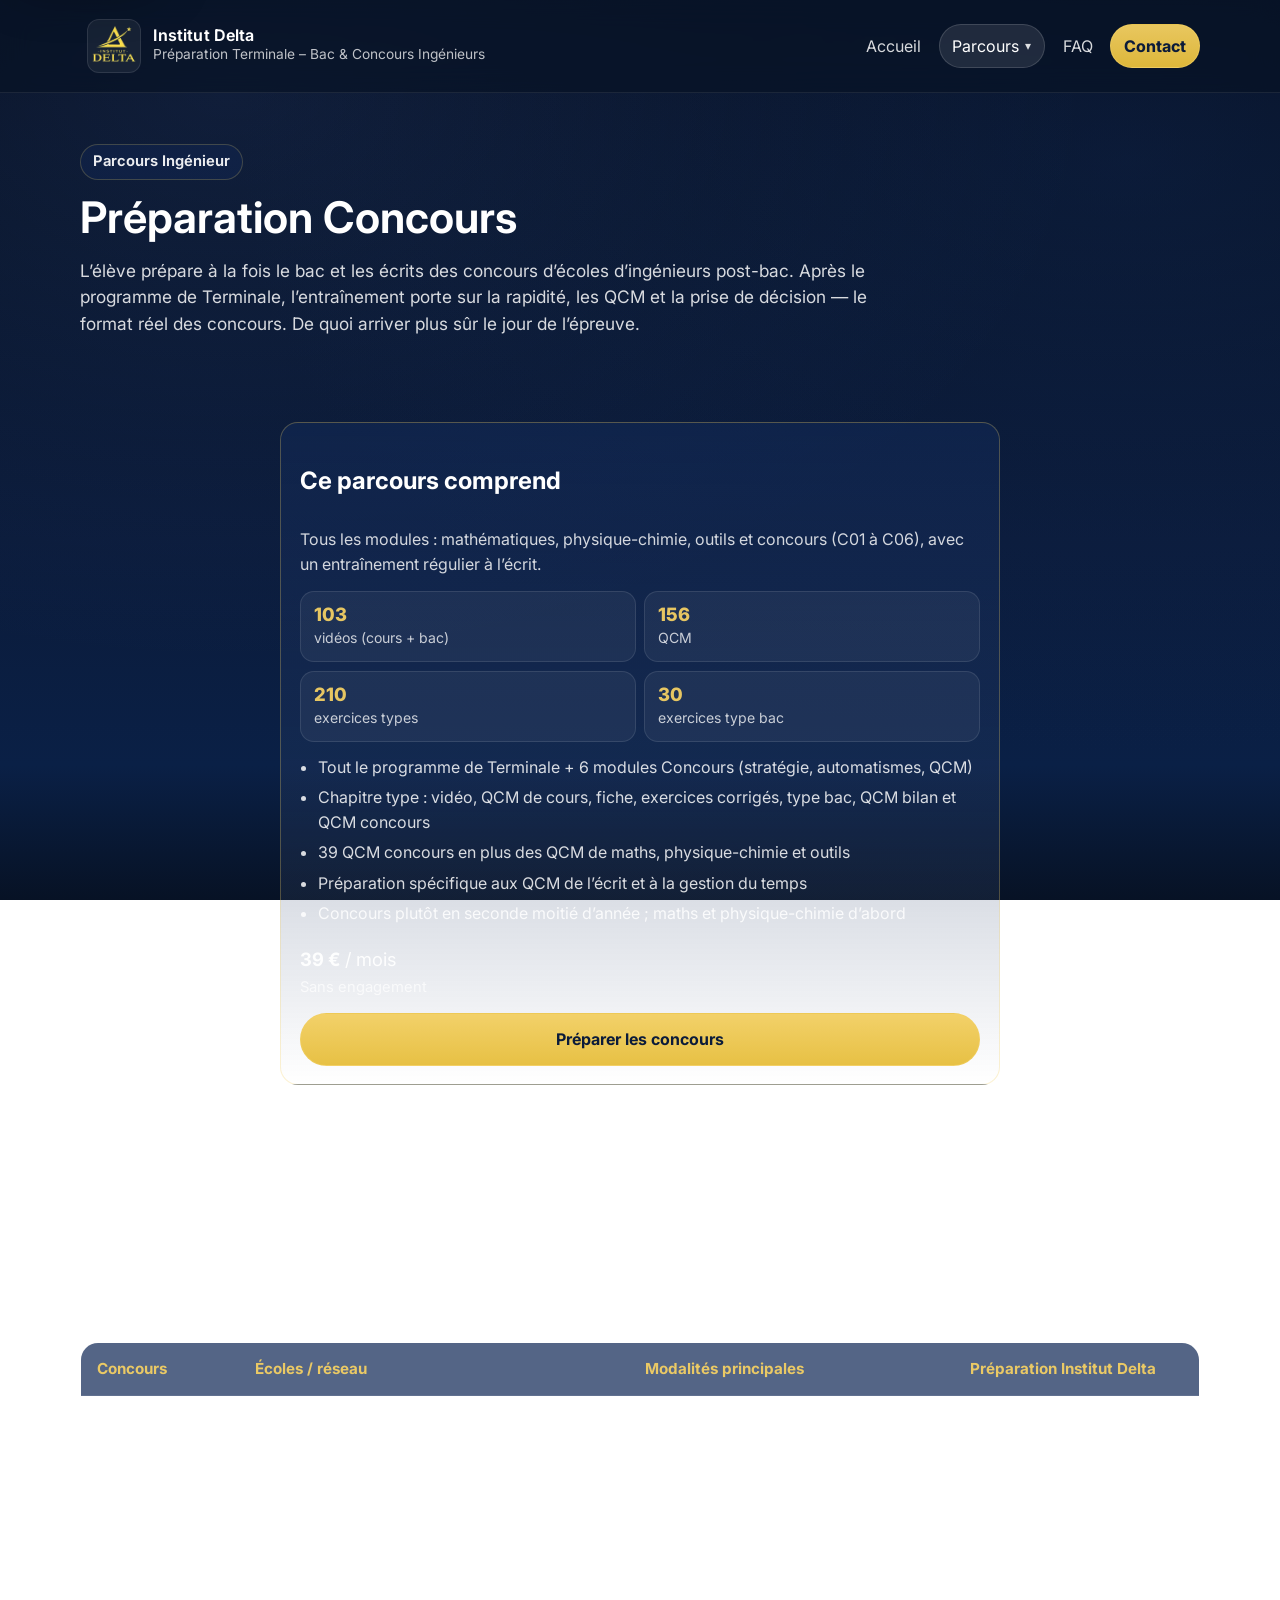
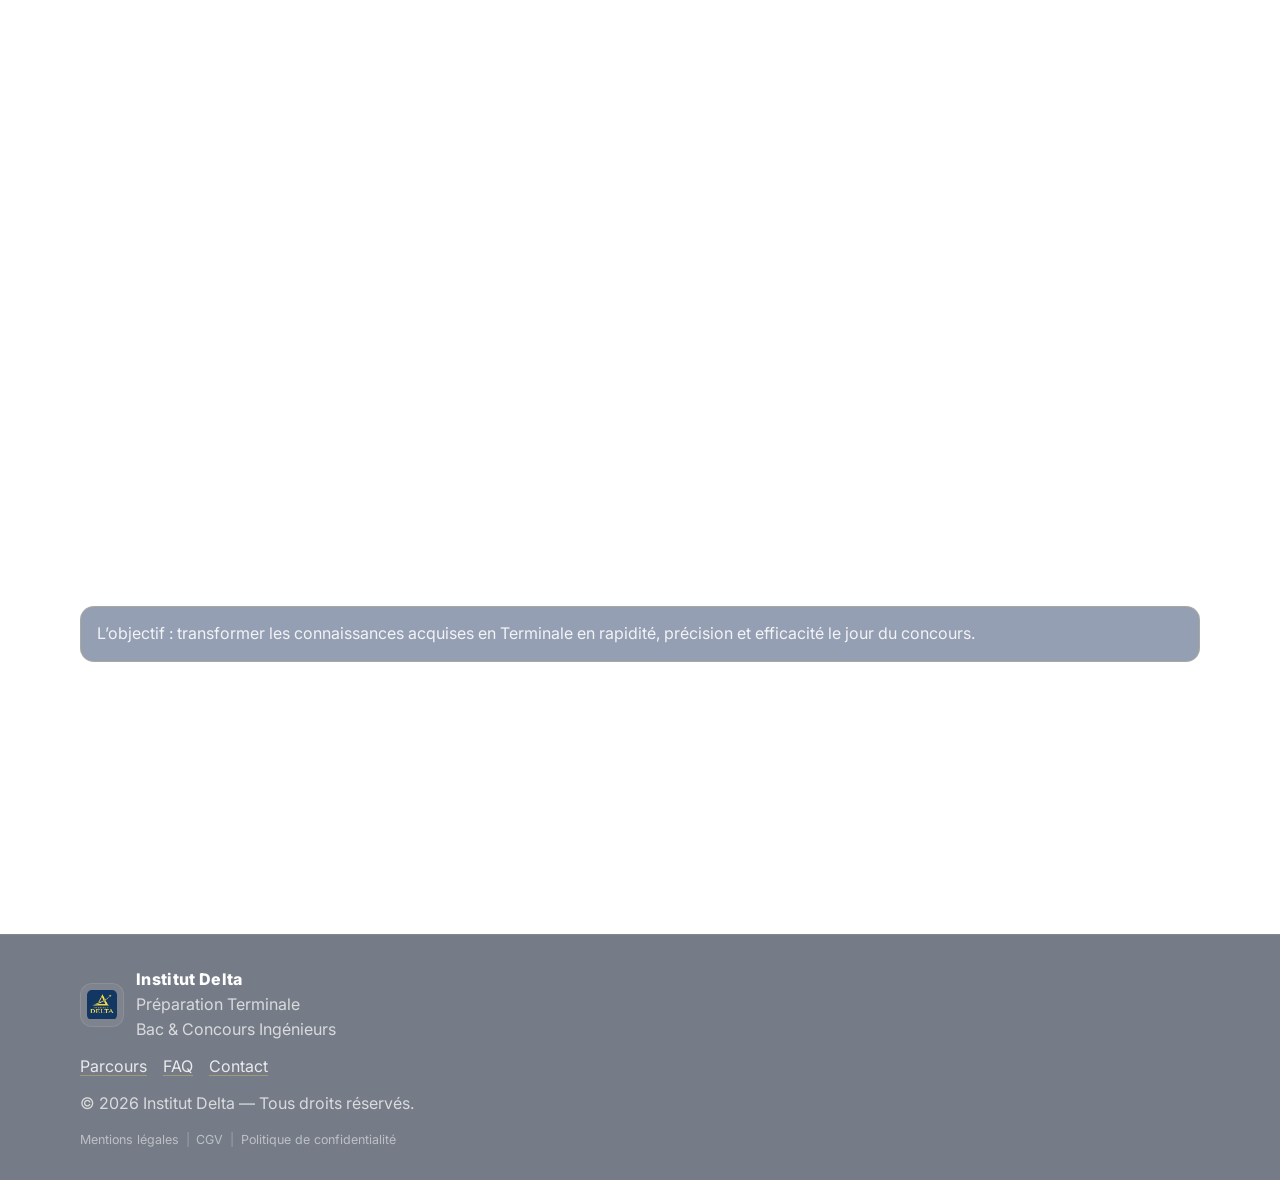
<file: parcours/concours-ingenieur.html>
<!doctype html>
<html lang="fr">
  <head>
    <meta charset="UTF-8" />
    <meta name="viewport" content="width=device-width, initial-scale=1" />
    <meta
      name="description"
      content="Préparation concours ingénieurs post-bac : exercices type concours, QCM de l'écrit et entraînement régulier. 39 €/mois sans engagement — Institut Delta."
    />
    <title>Parcours Ingénieur Préparation Concours | Institut Delta</title>
    <link rel="canonical" href="https://www.institutdelta.fr/parcours/concours-ingenieur.html" />
    <meta property="og:type" content="website" />
    <meta property="og:locale" content="fr_FR" />
    <meta property="og:site_name" content="Institut Delta" />
    <meta property="og:title" content="Parcours Ingénieur Préparation Concours | Institut Delta" />
    <meta
      property="og:description"
      content="Préparation concours ingénieurs post-bac : exercices type concours, QCM de l'écrit et entraînement régulier. 39 €/mois sans engagement — Institut Delta."
    />
    <meta property="og:url" content="https://www.institutdelta.fr/parcours/concours-ingenieur.html" />
    <meta property="og:image" content="https://www.institutdelta.fr/images/og-share.jpg" />
    <meta property="og:image:width" content="1200" />
    <meta property="og:image:height" content="630" />
    <meta property="og:image:alt" content="Préparation concours ingénieurs — Institut Delta" />
    <meta name="twitter:card" content="summary_large_image" />
    <meta name="twitter:title" content="Parcours Ingénieur Préparation Concours | Institut Delta" />
    <meta
      name="twitter:description"
      content="Préparation concours ingénieurs post-bac : exercices type concours, QCM de l'écrit et entraînement régulier. 39 €/mois sans engagement — Institut Delta."
    />
    <meta name="twitter:image" content="https://www.institutdelta.fr/images/og-share.jpg" />
    <meta name="twitter:image:alt" content="Préparation concours ingénieurs — Institut Delta" />
    <link rel="preconnect" href="https://fonts.googleapis.com" />
    <link rel="preconnect" href="https://fonts.gstatic.com" crossorigin />
    <link
      href="https://fonts.googleapis.com/css2?family=Inter:wght@400;600;700;800&display=swap"
      rel="stylesheet"
    />
    <link rel="icon" type="image/png" sizes="32x32" href="../images/favicon-32.png" />
    <link rel="apple-touch-icon" href="../images/apple-touch-icon.png" />
    <link rel="stylesheet" href="../css/styles.css?v=20" />
    <script type="application/ld+json">
      {
        "@context": "https://schema.org",
        "@type": "Course",
        "name": "Parcours Ingénieur – Préparation Concours Post-Bac",
        "description": "Préparer efficacement les concours communs d'écoles d'ingénieurs post-bac, avec préparation spécifique aux QCM de l'écrit.",
        "url": "https://www.institutdelta.fr/parcours/concours-ingenieur.html",
        "inLanguage": "fr-FR",
        "courseMode": "online",
        "educationalLevel": "Terminale",
        "teaches": "Préparation concours d'écoles d'ingénieurs post-bac",
        "provider": {
          "@type": "EducationalOrganization",
          "@id": "https://www.institutdelta.fr/#organization",
          "name": "Institut Delta",
          "url": "https://www.institutdelta.fr/"
        },
        "offers": {
          "@type": "Offer",
          "price": "39.00",
          "priceCurrency": "EUR",
          "description": "Abonnement mensuel sans engagement",
          "url": "https://weberthibault.learnybox.com/order-form/eyJmIjoxNzkxNzF9/",
          "availability": "https://schema.org/InStock"
        }
      }
    </script>
    <script defer src="../js/analytics-config.js"></script>
    <script defer src="../js/main.js?v=6"></script>
  </head>
  <body class="page-concours page-parcours">
    <a class="skip-link" href="#contenu">Aller au contenu</a>

    <header class="site-header">
      <div class="container header-inner">
        <a class="brand" href="../index.html" aria-label="Institut Delta — Accueil">
          <span class="brand-logo-wrap" aria-hidden="true">
            <picture>
              <source srcset="../images/Logo-removebg-preview.webp" type="image/webp" />
              <img
                class="brand-logo"
                src="../images/Logo-removebg-preview.png"
                alt="Institut Delta"
                width="54"
                height="54"
                decoding="async"
              />
            </picture>
          </span>
          <span class="brand-text">
            <span class="brand-title">Institut Delta</span>
            <span class="brand-tagline">Préparation Terminale – Bac &amp; Concours Ingénieurs</span>
          </span>
        </a>

        <button class="nav-toggle" type="button" aria-expanded="false" aria-controls="navigation">
          <span class="sr-only">Ouvrir le menu</span>
          <span class="nav-toggle-bars" aria-hidden="true"></span>
        </button>

        <nav id="navigation" class="nav" aria-label="Navigation principale" data-collapsible="true">
          <a class="nav-link" href="../index.html">Accueil</a>
          <details class="nav-dropdown">
            <summary class="nav-link nav-dropdown-toggle is-active">
              Parcours <span class="nav-dropdown-caret" aria-hidden="true">▾</span>
            </summary>
            <div class="nav-dropdown-menu">
              <a class="nav-dropdown-link" href="./terminale-maths.html">Terminale – Spécialité Maths</a>
              <a class="nav-dropdown-link" href="./terminale-physique-chimie.html">Terminale – Spécialité Physique-Chimie</a>
              <a class="nav-dropdown-link" href="./reussite-bac.html">Terminale – Réussite Bac</a>
              <a class="nav-dropdown-link is-active" href="./concours-ingenieur.html">Ingénieur – Préparation Concours Post-Bac</a>
            </div>
          </details>
          <a class="nav-link" href="../faq.html">FAQ</a>
          <a class="nav-link nav-link--cta" href="../contact.html">Contact</a>
        </nav>
      </div>
    </header>

    <main id="contenu">
      <section class="page-hero">
        <div class="container">
          <p class="eyebrow">Parcours Ingénieur</p>
          <h1>Préparation Concours</h1>
          <p class="lead">
            L’élève prépare à la fois le bac et les écrits des concours d’écoles d’ingénieurs post-bac. Après le
            programme de Terminale, l’entraînement porte sur la rapidité, les QCM et la prise de décision — le
            format réel des concours. De quoi arriver plus sûr le jour de l’épreuve.
          </p>
        </div>
      </section>

      <section class="section">
        <div class="container parcours-layout parcours-layout--single">
          <article class="price-card parcours-detail price-card--featured">
            <div class="price-head">
              <h2>Ce parcours comprend</h2>
              <p class="price-sub">
                Tous les modules : mathématiques, physique-chimie, outils et concours (C01 à C06), avec un
                entraînement régulier à l’écrit.
              </p>
            </div>
            <div class="content-stats" aria-label="Volume de contenu du parcours Concours">
              <div class="content-stat"><strong>103</strong><span>vidéos (cours + bac)</span></div>
              <div class="content-stat"><strong>156</strong><span>QCM</span></div>
              <div class="content-stat"><strong>210</strong><span>exercices types</span></div>
              <div class="content-stat"><strong>30</strong><span>exercices type bac</span></div>
            </div>
            <ul class="list">
              <li>Tout le programme de Terminale + 6 modules Concours (stratégie, automatismes, QCM)</li>
              <li>Chapitre type : vidéo, QCM de cours, fiche, exercices corrigés, type bac, QCM bilan et QCM concours</li>
              <li>39 QCM concours en plus des QCM de maths, physique-chimie et outils</li>
              <li>Préparation spécifique aux QCM de l’écrit et à la gestion du temps</li>
              <li>Concours plutôt en seconde moitié d’année ; maths et physique-chimie d’abord</li>
            </ul>
            <div class="price-row">
              <p class="price"><strong>39 €</strong> / mois</p>
              <p class="price-note">Sans engagement</p>
            </div>
            <div class="price-actions">
              <a class="btn btn-primary" href="https://weberthibault.learnybox.com/order-form/eyJmIjoxNzkxNzF9/" target="_blank" rel="noopener noreferrer">Préparer les concours</a>
            </div>
          </article>
        </div>
      </section>

      <section class="section section-alt" id="concours">
        <div class="container">
          <div class="section-head">
            <h2>Les principaux concours d’écoles d’ingénieurs post-bac</h2>
            <p>
              Plusieurs concours communs permettent d’intégrer directement une école d’ingénieurs après le bac.
              Le parcours Concours de l’Institut Delta prépare en priorité aux épreuves écrites de mathématiques et de
              physique-chimie, ainsi qu’aux méthodes spécifiques des concours : rapidité, QCM, gestion du temps et
              calcul sans calculatrice.
            </p>
          </div>

          <div class="table-wrap">
            <table class="data-table">
              <caption class="sr-only">
                Concours post-bac, écoles visées, modalités et préparation Institut Delta
              </caption>
              <thead>
                <tr>
                  <th scope="col">Concours</th>
                  <th scope="col">Écoles / réseau</th>
                  <th scope="col">Modalités principales</th>
                  <th scope="col">Préparation Institut Delta</th>
                </tr>
              </thead>
              <tbody>
                <tr>
                  <th scope="row">Avenir</th>
                  <td>ECE, EIGSI, EPF, ESIGELEC, ESILV, ESTACA, EBI, BUILDERS</td>
                  <td>Dossier + Mathématiques 1&nbsp;h&nbsp;30 + Sciences 1&nbsp;h + anglais</td>
                  <td>Mathématiques + physique</td>
                </tr>
                <tr>
                  <th scope="row">Puissance Alpha</th>
                  <td>CPE Lyon, EFREI, ESEO, ESIEA, ESIEE Paris, ISEP, ISEN, ESTIA, ESCOM…</td>
                  <td>Dossier + Mathématiques 1&nbsp;h&nbsp;30 + Sciences appliquées 1&nbsp;h + anglais</td>
                  <td>Mathématiques + Physique-Chimie</td>
                </tr>
                <tr>
                  <th scope="row">Geipi Polytech</th>
                  <td>
                    35 écoles publiques : réseau Polytech, ENIB, ENIM, ENIT, IMT Nord Europe, Télécom Saint-Étienne…
                  </td>
                  <td>3&nbsp;h d’épreuves scientifiques : maths + 2 sujets au choix</td>
                  <td>Mathématiques + Physique-Chimie</td>
                </tr>
                <tr>
                  <th scope="row">Advance</th>
                  <td>EPITA, ESME, IPSA, SupBiotech</td>
                  <td>Dossier + Mathématiques 1&nbsp;h&nbsp;30 + anglais + entretien</td>
                  <td>Mathématiques</td>
                </tr>
              </tbody>
            </table>
          </div>
          <p class="table-note">
            Les modalités et la composition des concours peuvent évoluer d’une session à l’autre. La préparation
            Institut Delta est actualisée en fonction des règlements officiels.
          </p>
        </div>
      </section>

      <section class="section" id="preparation">
        <div class="container">
          <div class="section-head">
            <h2>Une préparation ciblée sur les épreuves scientifiques</h2>
            <p>
              Notre préparation ne consiste pas simplement à reprendre le programme de Terminale. Les élèves apprennent
              à utiliser leurs connaissances dans le format spécifique des concours :
            </p>
          </div>

          <div class="grid grid-3">
            <article class="feature">
              <h3>Mathématiques</h3>
              <p>QCM, automatismes, résolution rapide, calcul sans calculatrice et stratégies de réponse.</p>
            </article>
            <article class="feature">
              <h3>Physique-Chimie</h3>
              <p>Exercices et QCM de niveau concours, mobilisation rapide des connaissances et entraînement chronométré.</p>
            </article>
            <article class="feature">
              <h3>Méthode concours</h3>
              <p>Gestion du temps, choix des questions, barèmes à points négatifs et entraînements en conditions réelles.</p>
            </article>
          </div>

          <div class="callout">
            <p>
              L’objectif : transformer les connaissances acquises en Terminale en rapidité, précision et efficacité le
              jour du concours.
            </p>
          </div>
        </div>
      </section>

      <section class="section section-alt" id="autres-parcours">
        <div class="container">
          <aside class="parcours-aside parcours-aside--end">
            <h2>Autres parcours</h2>
            <ul class="parcours-links">
              <li><a href="./terminale-maths.html">Terminale – Spécialité Maths</a></li>
              <li><a href="./terminale-physique-chimie.html">Terminale – Spécialité Physique-Chimie</a></li>
              <li><a href="./reussite-bac.html">Terminale – Réussite Bac</a></li>
            </ul>
          </aside>
        </div>
      </section>
    </main>

    <footer class="site-footer">
      <div class="container footer-inner">
        <div class="footer-brand">
          <picture>
            <source srcset="../images/Logo.webp" type="image/webp" />
            <img
              class="footer-logo"
              src="../images/Logo.png"
              alt="Logo Institut Delta"
              width="44"
              height="44"
              loading="lazy"
              decoding="async"
            />
          </picture>
          <div>
            <p class="footer-title">Institut Delta</p>
            <p class="footer-sub">Préparation Terminale<br />Bac &amp; Concours Ingénieurs</p>
          </div>
        </div>

        <div class="footer-links">
          <a href="./terminale-maths.html">Parcours</a>
          <a href="../faq.html">FAQ</a>
          <a href="../contact.html">Contact</a>
        </div>

        <p class="footer-meta">© <span id="year"></span> Institut Delta — Tous droits réservés.</p>
        <nav class="footer-legal" aria-label="Informations légales">
          <a href="../mentions-legales.html">Mentions légales</a>
          <span class="footer-legal-sep" aria-hidden="true">|</span>
          <a href="../cgv.html">CGV</a>
          <span class="footer-legal-sep" aria-hidden="true">|</span>
          <a href="../politique-confidentialite.html">Politique de confidentialité</a>
        </nav>
      </div>
    </footer>
  </body>
</html>
</file>
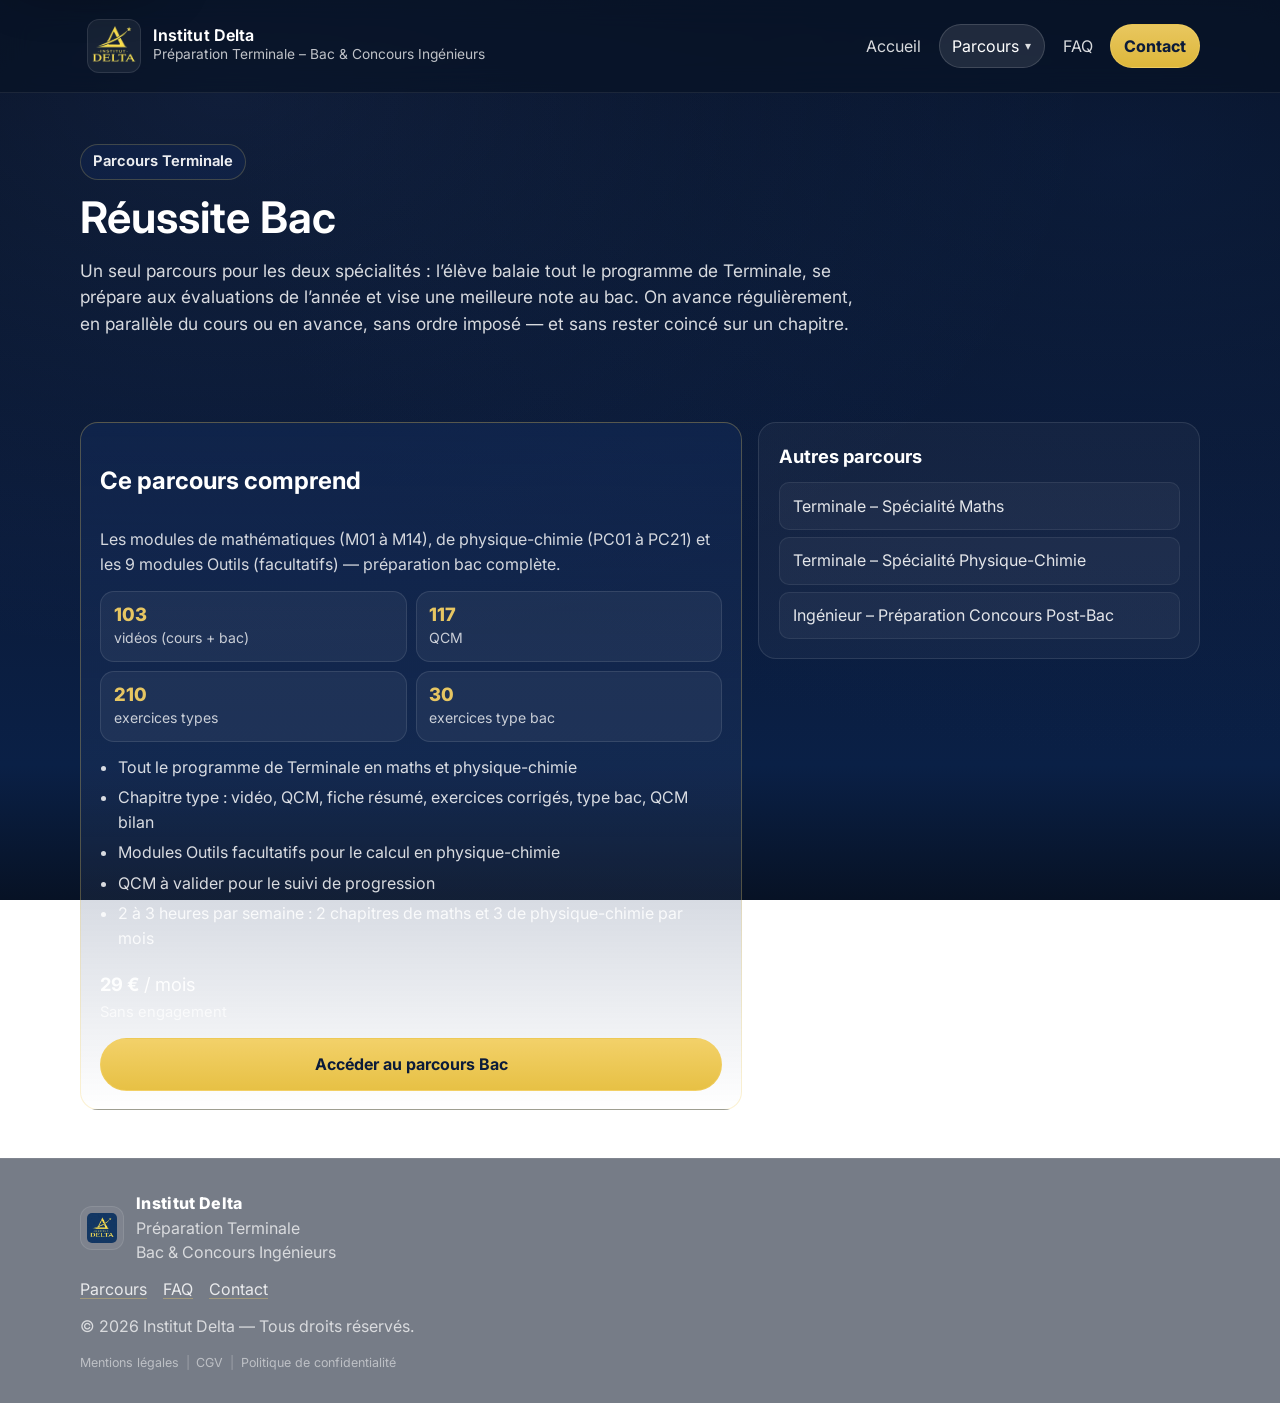
<file: parcours/reussite-bac.html>
<!doctype html>
<html lang="fr">
  <head>
    <meta charset="UTF-8" />
    <meta name="viewport" content="width=device-width, initial-scale=1" />
    <meta
      name="description"
      content="Parcours Réussite Bac : maths et physique-chimie incluses, exercices types bac et suivi hebdomadaire. 29 €/mois sans engagement — Institut Delta."
    />
    <title>Parcours Terminale Réussite Bac | Institut Delta</title>
    <link rel="canonical" href="https://www.institutdelta.fr/parcours/reussite-bac.html" />
    <meta property="og:type" content="website" />
    <meta property="og:locale" content="fr_FR" />
    <meta property="og:site_name" content="Institut Delta" />
    <meta property="og:title" content="Parcours Terminale Réussite Bac | Institut Delta" />
    <meta
      property="og:description"
      content="Parcours Réussite Bac : maths et physique-chimie incluses, exercices types bac et suivi hebdomadaire. 29 €/mois sans engagement — Institut Delta."
    />
    <meta property="og:url" content="https://www.institutdelta.fr/parcours/reussite-bac.html" />
    <meta property="og:image" content="https://www.institutdelta.fr/images/og-share.jpg" />
    <meta property="og:image:width" content="1200" />
    <meta property="og:image:height" content="630" />
    <meta property="og:image:alt" content="Parcours Réussite Bac — Institut Delta" />
    <meta name="twitter:card" content="summary_large_image" />
    <meta name="twitter:title" content="Parcours Terminale Réussite Bac | Institut Delta" />
    <meta
      name="twitter:description"
      content="Parcours Réussite Bac : maths et physique-chimie incluses, exercices types bac et suivi hebdomadaire. 29 €/mois sans engagement — Institut Delta."
    />
    <meta name="twitter:image" content="https://www.institutdelta.fr/images/og-share.jpg" />
    <meta name="twitter:image:alt" content="Parcours Réussite Bac — Institut Delta" />
    <link rel="preconnect" href="https://fonts.googleapis.com" />
    <link rel="preconnect" href="https://fonts.gstatic.com" crossorigin />
    <link
      href="https://fonts.googleapis.com/css2?family=Inter:wght@400;600;700;800&display=swap"
      rel="stylesheet"
    />
    <link rel="icon" type="image/png" sizes="32x32" href="../images/favicon-32.png" />
    <link rel="apple-touch-icon" href="../images/apple-touch-icon.png" />
    <link rel="stylesheet" href="../css/styles.css?v=20" />
    <script type="application/ld+json">
      {
        "@context": "https://schema.org",
        "@type": "Course",
        "name": "Parcours Terminale – Réussite Bac",
        "description": "Maîtriser le programme, progresser régulièrement et viser une excellente note. Spécialités maths et physique-chimie incluses.",
        "url": "https://www.institutdelta.fr/parcours/reussite-bac.html",
        "inLanguage": "fr-FR",
        "courseMode": "online",
        "educationalLevel": "Terminale",
        "teaches": "Préparation baccalauréat en mathématiques et physique-chimie",
        "provider": {
          "@type": "EducationalOrganization",
          "@id": "https://www.institutdelta.fr/#organization",
          "name": "Institut Delta",
          "url": "https://www.institutdelta.fr/"
        },
        "offers": {
          "@type": "Offer",
          "price": "29.00",
          "priceCurrency": "EUR",
          "description": "Abonnement mensuel sans engagement",
          "url": "https://weberthibault.learnybox.com/order-form/eyJmIjoxNzk4ODZ9/",
          "availability": "https://schema.org/InStock"
        }
      }
    </script>
    <script defer src="../js/analytics-config.js"></script>
    <script defer src="../js/main.js?v=6"></script>
  </head>
  <body class="page-parcours">
    <a class="skip-link" href="#contenu">Aller au contenu</a>

    <header class="site-header">
      <div class="container header-inner">
        <a class="brand" href="../index.html" aria-label="Institut Delta — Accueil">
          <span class="brand-logo-wrap" aria-hidden="true">
            <picture>
              <source srcset="../images/Logo-removebg-preview.webp" type="image/webp" />
              <img
                class="brand-logo"
                src="../images/Logo-removebg-preview.png"
                alt="Institut Delta"
                width="54"
                height="54"
                decoding="async"
              />
            </picture>
          </span>
          <span class="brand-text">
            <span class="brand-title">Institut Delta</span>
            <span class="brand-tagline">Préparation Terminale – Bac &amp; Concours Ingénieurs</span>
          </span>
        </a>

        <button class="nav-toggle" type="button" aria-expanded="false" aria-controls="navigation">
          <span class="sr-only">Ouvrir le menu</span>
          <span class="nav-toggle-bars" aria-hidden="true"></span>
        </button>

        <nav id="navigation" class="nav" aria-label="Navigation principale" data-collapsible="true">
          <a class="nav-link" href="../index.html">Accueil</a>
          <details class="nav-dropdown">
            <summary class="nav-link nav-dropdown-toggle is-active">
              Parcours <span class="nav-dropdown-caret" aria-hidden="true">▾</span>
            </summary>
            <div class="nav-dropdown-menu">
              <a class="nav-dropdown-link" href="./terminale-maths.html">Terminale – Spécialité Maths</a>
              <a class="nav-dropdown-link" href="./terminale-physique-chimie.html">Terminale – Spécialité Physique-Chimie</a>
              <a class="nav-dropdown-link is-active" href="./reussite-bac.html">Terminale – Réussite Bac</a>
              <a class="nav-dropdown-link" href="./concours-ingenieur.html">Ingénieur – Préparation Concours Post-Bac</a>
            </div>
          </details>
          <a class="nav-link" href="../faq.html">FAQ</a>
          <a class="nav-link nav-link--cta" href="../contact.html">Contact</a>
        </nav>
      </div>
    </header>

    <main id="contenu">
      <section class="page-hero">
        <div class="container">
          <p class="eyebrow">Parcours Terminale</p>
          <h1>Réussite Bac</h1>
          <p class="lead">
            Un seul parcours pour les deux spécialités : l’élève balaie tout le programme de Terminale, se prépare
            aux évaluations de l’année et vise une meilleure note au bac. On avance régulièrement, en parallèle du
            cours ou en avance, sans ordre imposé — et sans rester coincé sur un chapitre.
          </p>
        </div>
      </section>

      <section class="section">
        <div class="container parcours-layout">
          <article class="price-card parcours-detail price-card--featured">
            <div class="price-head">
              <h2>Ce parcours comprend</h2>
              <p class="price-sub">
                Les modules de mathématiques (M01 à M14), de physique-chimie (PC01 à PC21) et les 9 modules Outils
                (facultatifs) — préparation bac complète.
              </p>
            </div>
            <div class="content-stats" aria-label="Volume de contenu du parcours Réussite Bac">
              <div class="content-stat"><strong>103</strong><span>vidéos (cours + bac)</span></div>
              <div class="content-stat"><strong>117</strong><span>QCM</span></div>
              <div class="content-stat"><strong>210</strong><span>exercices types</span></div>
              <div class="content-stat"><strong>30</strong><span>exercices type bac</span></div>
            </div>
            <ul class="list">
              <li>Tout le programme de Terminale en maths et physique-chimie</li>
              <li>Chapitre type : vidéo, QCM, fiche résumé, exercices corrigés, type bac, QCM bilan</li>
              <li>Modules Outils facultatifs pour le calcul en physique-chimie</li>
              <li>QCM à valider pour le suivi de progression</li>
              <li>2 à 3 heures par semaine : 2 chapitres de maths et 3 de physique-chimie par mois</li>
            </ul>
            <div class="price-row">
              <p class="price"><strong>29 €</strong> / mois</p>
              <p class="price-note">Sans engagement</p>
            </div>
            <div class="price-actions">
              <a class="btn btn-primary" href="https://weberthibault.learnybox.com/order-form/eyJmIjoxNzk4ODZ9/" target="_blank" rel="noopener noreferrer">Accéder au parcours Bac</a>
            </div>
          </article>

          <aside class="parcours-aside">
            <h2>Autres parcours</h2>
            <ul class="parcours-links">
              <li><a href="./terminale-maths.html">Terminale – Spécialité Maths</a></li>
              <li><a href="./terminale-physique-chimie.html">Terminale – Spécialité Physique-Chimie</a></li>
              <li><a href="./concours-ingenieur.html">Ingénieur – Préparation Concours Post-Bac</a></li>
            </ul>
          </aside>
        </div>
      </section>
    </main>

    <footer class="site-footer">
      <div class="container footer-inner">
        <div class="footer-brand">
          <picture>
            <source srcset="../images/Logo.webp" type="image/webp" />
            <img
              class="footer-logo"
              src="../images/Logo.png"
              alt="Logo Institut Delta"
              width="44"
              height="44"
              loading="lazy"
              decoding="async"
            />
          </picture>
          <div>
            <p class="footer-title">Institut Delta</p>
            <p class="footer-sub">Préparation Terminale<br />Bac &amp; Concours Ingénieurs</p>
          </div>
        </div>

        <div class="footer-links">
          <a href="./terminale-maths.html">Parcours</a>
          <a href="../faq.html">FAQ</a>
          <a href="../contact.html">Contact</a>
        </div>

        <p class="footer-meta">© <span id="year"></span> Institut Delta — Tous droits réservés.</p>
        <nav class="footer-legal" aria-label="Informations légales">
          <a href="../mentions-legales.html">Mentions légales</a>
          <span class="footer-legal-sep" aria-hidden="true">|</span>
          <a href="../cgv.html">CGV</a>
          <span class="footer-legal-sep" aria-hidden="true">|</span>
          <a href="../politique-confidentialite.html">Politique de confidentialité</a>
        </nav>
      </div>
    </footer>
  </body>
</html>
</file>
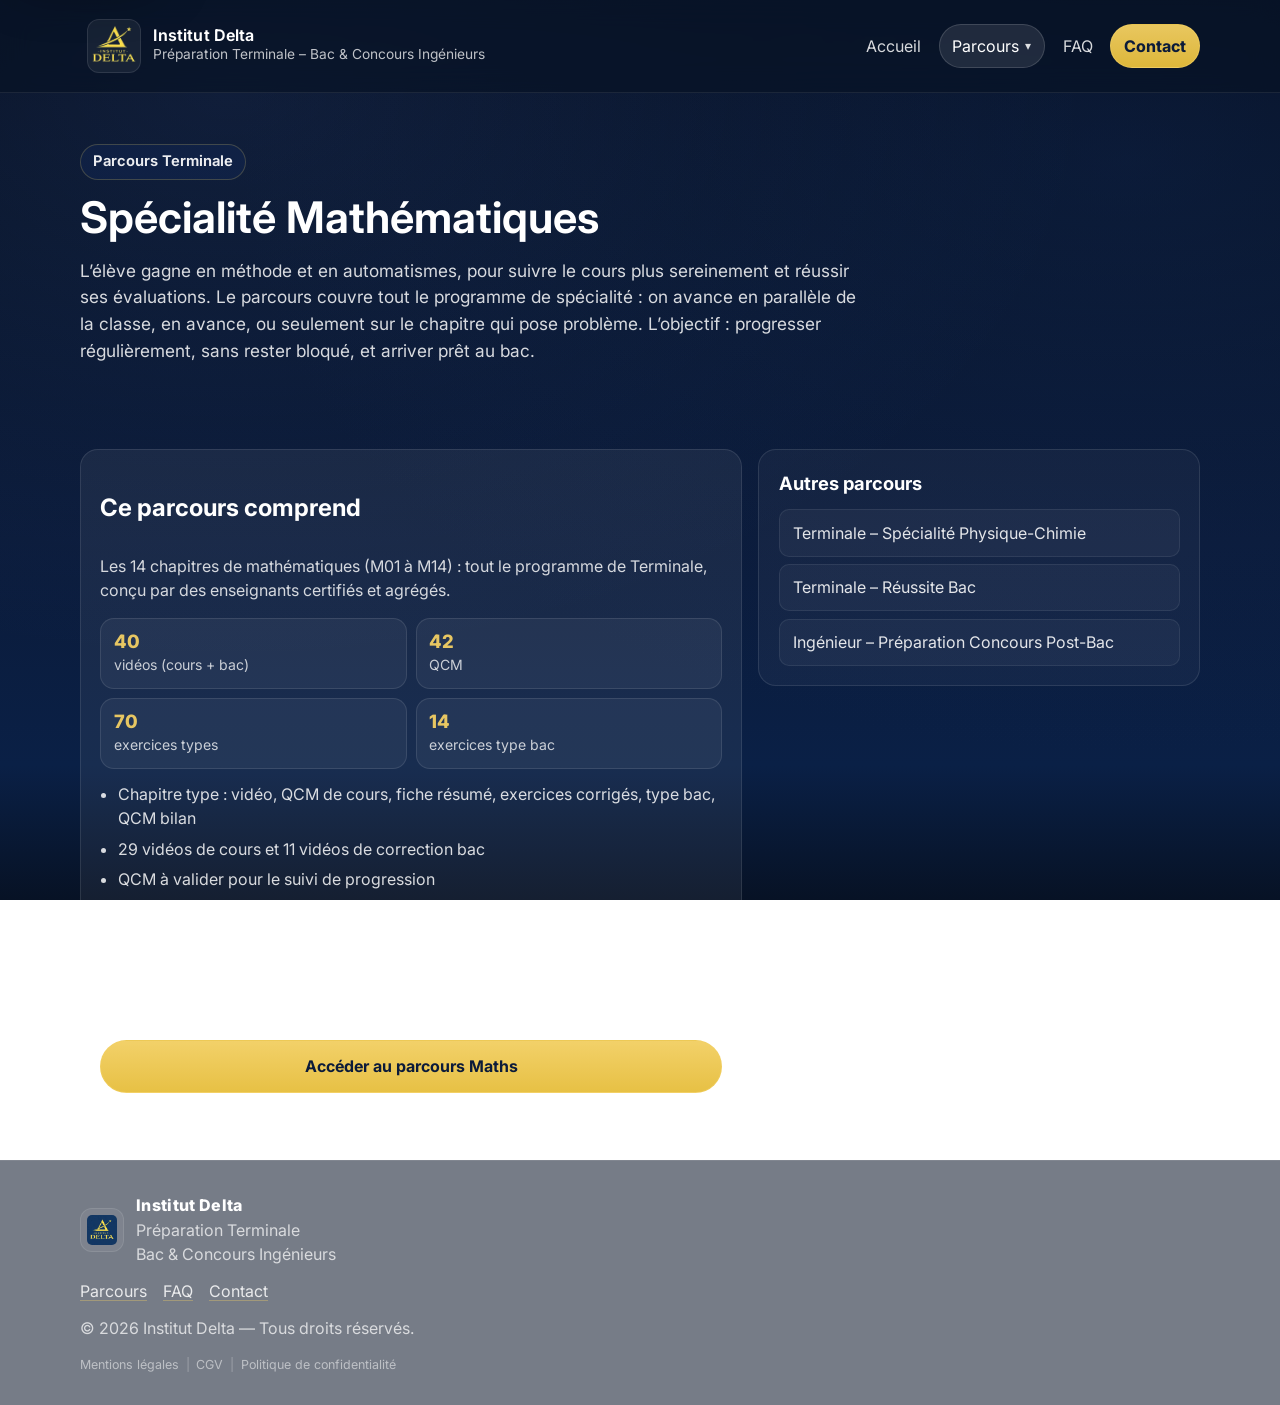
<file: parcours/terminale-maths.html>
<!doctype html>
<html lang="fr">
  <head>
    <meta charset="UTF-8" />
    <meta name="viewport" content="width=device-width, initial-scale=1" />
    <meta
      name="description"
      content="Parcours Terminale Spécialité Maths : méthode, automatismes et exercices corrigés chaque semaine. Enseignants agrégés. 19 €/mois sans engagement — découvrez le programme."
    />
    <title>Parcours Terminale Spécialité Maths | Institut Delta</title>
    <link rel="canonical" href="https://www.institutdelta.fr/parcours/terminale-maths.html" />
    <meta property="og:type" content="website" />
    <meta property="og:locale" content="fr_FR" />
    <meta property="og:site_name" content="Institut Delta" />
    <meta property="og:title" content="Parcours Terminale Spécialité Maths | Institut Delta" />
    <meta
      property="og:description"
      content="Parcours Terminale Spécialité Maths : méthode, automatismes et exercices corrigés chaque semaine. Enseignants agrégés. 19 €/mois sans engagement — découvrez le programme."
    />
    <meta property="og:url" content="https://www.institutdelta.fr/parcours/terminale-maths.html" />
    <meta property="og:image" content="https://www.institutdelta.fr/images/og-share.jpg" />
    <meta property="og:image:width" content="1200" />
    <meta property="og:image:height" content="630" />
    <meta property="og:image:alt" content="Parcours Terminale Spécialité Maths — Institut Delta" />
    <meta name="twitter:card" content="summary_large_image" />
    <meta name="twitter:title" content="Parcours Terminale Spécialité Maths | Institut Delta" />
    <meta
      name="twitter:description"
      content="Parcours Terminale Spécialité Maths : méthode, automatismes et exercices corrigés chaque semaine. Enseignants agrégés. 19 €/mois sans engagement — découvrez le programme."
    />
    <meta name="twitter:image" content="https://www.institutdelta.fr/images/og-share.jpg" />
    <meta name="twitter:image:alt" content="Parcours Terminale Spécialité Maths — Institut Delta" />
    <link rel="preconnect" href="https://fonts.googleapis.com" />
    <link rel="preconnect" href="https://fonts.gstatic.com" crossorigin />
    <link
      href="https://fonts.googleapis.com/css2?family=Inter:wght@400;600;700;800&display=swap"
      rel="stylesheet"
    />
    <link rel="icon" type="image/png" sizes="32x32" href="../images/favicon-32.png" />
    <link rel="apple-touch-icon" href="../images/apple-touch-icon.png" />
    <link rel="stylesheet" href="../css/styles.css?v=20" />
    <script type="application/ld+json">
      {
        "@context": "https://schema.org",
        "@type": "Course",
        "name": "Parcours Terminale – Spécialité Mathématiques",
        "description": "Renforcer la spécialité maths, gagner en méthode et en automatismes. Cours structurés, exercices ciblés et modules hebdomadaires.",
        "url": "https://www.institutdelta.fr/parcours/terminale-maths.html",
        "inLanguage": "fr-FR",
        "courseMode": "online",
        "educationalLevel": "Terminale",
        "teaches": "Mathématiques",
        "provider": {
          "@type": "EducationalOrganization",
          "@id": "https://www.institutdelta.fr/#organization",
          "name": "Institut Delta",
          "url": "https://www.institutdelta.fr/"
        },
        "offers": {
          "@type": "Offer",
          "price": "19.00",
          "priceCurrency": "EUR",
          "description": "Abonnement mensuel sans engagement",
          "url": "https://weberthibault.learnybox.com/order-form/eyJmIjoxNzk4ODR9/",
          "availability": "https://schema.org/InStock"
        }
      }
    </script>
    <script defer src="../js/analytics-config.js"></script>
    <script defer src="../js/main.js?v=6"></script>
  </head>
  <body class="page-parcours">
    <a class="skip-link" href="#contenu">Aller au contenu</a>

    <header class="site-header">
      <div class="container header-inner">
        <a class="brand" href="../index.html" aria-label="Institut Delta — Accueil">
          <span class="brand-logo-wrap" aria-hidden="true">
            <picture>
              <source srcset="../images/Logo-removebg-preview.webp" type="image/webp" />
              <img
                class="brand-logo"
                src="../images/Logo-removebg-preview.png"
                alt="Institut Delta"
                width="54"
                height="54"
                decoding="async"
              />
            </picture>
          </span>
          <span class="brand-text">
            <span class="brand-title">Institut Delta</span>
            <span class="brand-tagline">Préparation Terminale – Bac &amp; Concours Ingénieurs</span>
          </span>
        </a>

        <button class="nav-toggle" type="button" aria-expanded="false" aria-controls="navigation">
          <span class="sr-only">Ouvrir le menu</span>
          <span class="nav-toggle-bars" aria-hidden="true"></span>
        </button>

        <nav id="navigation" class="nav" aria-label="Navigation principale" data-collapsible="true">
          <a class="nav-link" href="../index.html">Accueil</a>
          <details class="nav-dropdown">
            <summary class="nav-link nav-dropdown-toggle is-active">
              Parcours <span class="nav-dropdown-caret" aria-hidden="true">▾</span>
            </summary>
            <div class="nav-dropdown-menu">
              <a class="nav-dropdown-link is-active" href="./terminale-maths.html">Terminale – Spécialité Maths</a>
              <a class="nav-dropdown-link" href="./terminale-physique-chimie.html">Terminale – Spécialité Physique-Chimie</a>
              <a class="nav-dropdown-link" href="./reussite-bac.html">Terminale – Réussite Bac</a>
              <a class="nav-dropdown-link" href="./concours-ingenieur.html">Ingénieur – Préparation Concours Post-Bac</a>
            </div>
          </details>
          <a class="nav-link" href="../faq.html">FAQ</a>
          <a class="nav-link nav-link--cta" href="../contact.html">Contact</a>
        </nav>
      </div>
    </header>

    <main id="contenu">
      <section class="page-hero">
        <div class="container">
          <p class="eyebrow">Parcours Terminale</p>
          <h1>Spécialité Mathématiques</h1>
          <p class="lead">
            L’élève gagne en méthode et en automatismes, pour suivre le cours plus sereinement et réussir ses
            évaluations. Le parcours couvre tout le programme de spécialité : on avance en parallèle de la classe,
            en avance, ou seulement sur le chapitre qui pose problème. L’objectif : progresser régulièrement, sans
            rester bloqué, et arriver prêt au bac.
          </p>
        </div>
      </section>

      <section class="section">
        <div class="container parcours-layout">
          <article class="price-card parcours-detail">
            <div class="price-head">
              <h2>Ce parcours comprend</h2>
              <p class="price-sub">
                Les 14 chapitres de mathématiques (M01 à M14) : tout le programme de Terminale, conçu par des
                enseignants certifiés et agrégés.
              </p>
            </div>
            <div class="content-stats" aria-label="Volume de contenu du parcours Maths">
              <div class="content-stat"><strong>40</strong><span>vidéos (cours + bac)</span></div>
              <div class="content-stat"><strong>42</strong><span>QCM</span></div>
              <div class="content-stat"><strong>70</strong><span>exercices types</span></div>
              <div class="content-stat"><strong>14</strong><span>exercices type bac</span></div>
            </div>
            <ul class="list">
              <li>Chapitre type : vidéo, QCM de cours, fiche résumé, exercices corrigés, type bac, QCM bilan</li>
              <li>29 vidéos de cours et 11 vidéos de correction bac</li>
              <li>QCM à valider pour le suivi de progression</li>
              <li>Chapitres à la carte, en parallèle du cours ou en avance</li>
              <li>2 à 3 heures par semaine, environ 2 chapitres par mois</li>
            </ul>
            <div class="price-row">
              <p class="price"><strong>19 €</strong> / mois</p>
              <p class="price-note">Sans engagement</p>
            </div>
            <div class="price-actions">
              <a class="btn btn-primary" href="https://weberthibault.learnybox.com/order-form/eyJmIjoxNzk4ODR9/" target="_blank" rel="noopener noreferrer">Accéder au parcours Maths</a>
            </div>
          </article>

          <aside class="parcours-aside">
            <h2>Autres parcours</h2>
            <ul class="parcours-links">
              <li><a href="./terminale-physique-chimie.html">Terminale – Spécialité Physique-Chimie</a></li>
              <li><a href="./reussite-bac.html">Terminale – Réussite Bac</a></li>
              <li><a href="./concours-ingenieur.html">Ingénieur – Préparation Concours Post-Bac</a></li>
            </ul>
          </aside>
        </div>
      </section>
    </main>

    <footer class="site-footer">
      <div class="container footer-inner">
        <div class="footer-brand">
          <picture>
            <source srcset="../images/Logo.webp" type="image/webp" />
            <img
              class="footer-logo"
              src="../images/Logo.png"
              alt="Logo Institut Delta"
              width="44"
              height="44"
              loading="lazy"
              decoding="async"
            />
          </picture>
          <div>
            <p class="footer-title">Institut Delta</p>
            <p class="footer-sub">Préparation Terminale<br />Bac &amp; Concours Ingénieurs</p>
          </div>
        </div>

        <div class="footer-links">
          <a href="./terminale-maths.html">Parcours</a>
          <a href="../faq.html">FAQ</a>
          <a href="../contact.html">Contact</a>
        </div>

        <p class="footer-meta">© <span id="year"></span> Institut Delta — Tous droits réservés.</p>
        <nav class="footer-legal" aria-label="Informations légales">
          <a href="../mentions-legales.html">Mentions légales</a>
          <span class="footer-legal-sep" aria-hidden="true">|</span>
          <a href="../cgv.html">CGV</a>
          <span class="footer-legal-sep" aria-hidden="true">|</span>
          <a href="../politique-confidentialite.html">Politique de confidentialité</a>
        </nav>
      </div>
    </footer>
  </body>
</html>
</file>
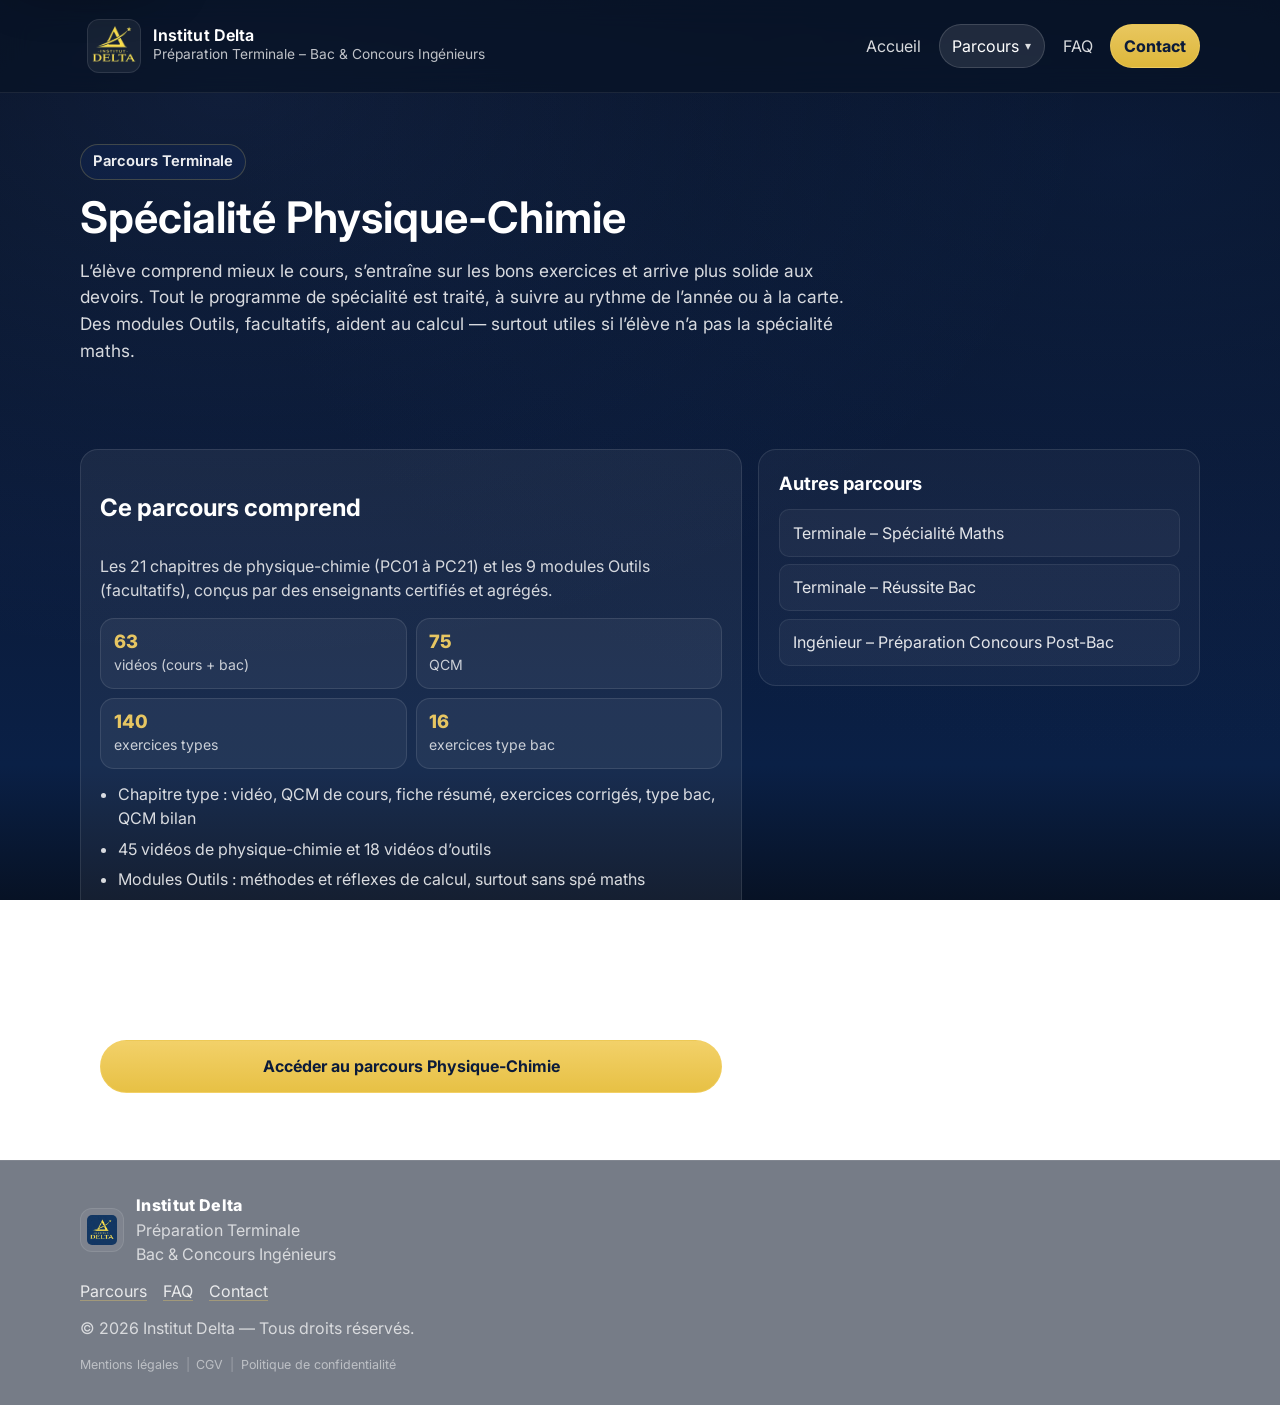
<file: parcours/terminale-physique-chimie.html>
<!doctype html>
<html lang="fr">
  <head>
    <meta charset="UTF-8" />
    <meta name="viewport" content="width=device-width, initial-scale=1" />
    <meta
      name="description"
      content="Parcours Terminale Physique-Chimie : maîtrisez le programme avec un accompagnement structuré sur l'année. 19 €/mois sans engagement. Inscrivez-vous chez Institut Delta."
    />
    <title>Parcours Terminale Spécialité Physique-Chimie | Institut Delta</title>
    <link rel="canonical" href="https://www.institutdelta.fr/parcours/terminale-physique-chimie.html" />
    <meta property="og:type" content="website" />
    <meta property="og:locale" content="fr_FR" />
    <meta property="og:site_name" content="Institut Delta" />
    <meta property="og:title" content="Parcours Terminale Spécialité Physique-Chimie | Institut Delta" />
    <meta
      property="og:description"
      content="Parcours Terminale Physique-Chimie : maîtrisez le programme avec un accompagnement structuré sur l'année. 19 €/mois sans engagement. Inscrivez-vous chez Institut Delta."
    />
    <meta property="og:url" content="https://www.institutdelta.fr/parcours/terminale-physique-chimie.html" />
    <meta property="og:image" content="https://www.institutdelta.fr/images/og-share.jpg" />
    <meta property="og:image:width" content="1200" />
    <meta property="og:image:height" content="630" />
    <meta property="og:image:alt" content="Parcours Terminale Physique-Chimie — Institut Delta" />
    <meta name="twitter:card" content="summary_large_image" />
    <meta name="twitter:title" content="Parcours Terminale Spécialité Physique-Chimie | Institut Delta" />
    <meta
      name="twitter:description"
      content="Parcours Terminale Physique-Chimie : maîtrisez le programme avec un accompagnement structuré sur l'année. 19 €/mois sans engagement. Inscrivez-vous chez Institut Delta."
    />
    <meta name="twitter:image" content="https://www.institutdelta.fr/images/og-share.jpg" />
    <meta name="twitter:image:alt" content="Parcours Terminale Physique-Chimie — Institut Delta" />
    <link rel="preconnect" href="https://fonts.googleapis.com" />
    <link rel="preconnect" href="https://fonts.gstatic.com" crossorigin />
    <link
      href="https://fonts.googleapis.com/css2?family=Inter:wght@400;600;700;800&display=swap"
      rel="stylesheet"
    />
    <link rel="icon" type="image/png" sizes="32x32" href="../images/favicon-32.png" />
    <link rel="apple-touch-icon" href="../images/apple-touch-icon.png" />
    <link rel="stylesheet" href="../css/styles.css?v=20" />
    <script type="application/ld+json">
      {
        "@context": "https://schema.org",
        "@type": "Course",
        "name": "Parcours Terminale – Spécialité Physique-Chimie",
        "description": "Maîtriser la spécialité physique-chimie et progresser durablement. Cours structurés, exercices ciblés et modules hebdomadaires.",
        "url": "https://www.institutdelta.fr/parcours/terminale-physique-chimie.html",
        "inLanguage": "fr-FR",
        "courseMode": "online",
        "educationalLevel": "Terminale",
        "teaches": "Physique-Chimie",
        "provider": {
          "@type": "EducationalOrganization",
          "@id": "https://www.institutdelta.fr/#organization",
          "name": "Institut Delta",
          "url": "https://www.institutdelta.fr/"
        },
        "offers": {
          "@type": "Offer",
          "price": "19.00",
          "priceCurrency": "EUR",
          "description": "Abonnement mensuel sans engagement",
          "url": "https://weberthibault.learnybox.com/order-form/eyJmIjoxNzk4ODV9/",
          "availability": "https://schema.org/InStock"
        }
      }
    </script>
    <script defer src="../js/analytics-config.js"></script>
    <script defer src="../js/main.js?v=6"></script>
  </head>
  <body class="page-parcours">
    <a class="skip-link" href="#contenu">Aller au contenu</a>

    <header class="site-header">
      <div class="container header-inner">
        <a class="brand" href="../index.html" aria-label="Institut Delta — Accueil">
          <span class="brand-logo-wrap" aria-hidden="true">
            <picture>
              <source srcset="../images/Logo-removebg-preview.webp" type="image/webp" />
              <img
                class="brand-logo"
                src="../images/Logo-removebg-preview.png"
                alt="Institut Delta"
                width="54"
                height="54"
                decoding="async"
              />
            </picture>
          </span>
          <span class="brand-text">
            <span class="brand-title">Institut Delta</span>
            <span class="brand-tagline">Préparation Terminale – Bac &amp; Concours Ingénieurs</span>
          </span>
        </a>

        <button class="nav-toggle" type="button" aria-expanded="false" aria-controls="navigation">
          <span class="sr-only">Ouvrir le menu</span>
          <span class="nav-toggle-bars" aria-hidden="true"></span>
        </button>

        <nav id="navigation" class="nav" aria-label="Navigation principale" data-collapsible="true">
          <a class="nav-link" href="../index.html">Accueil</a>
          <details class="nav-dropdown">
            <summary class="nav-link nav-dropdown-toggle is-active">
              Parcours <span class="nav-dropdown-caret" aria-hidden="true">▾</span>
            </summary>
            <div class="nav-dropdown-menu">
              <a class="nav-dropdown-link" href="./terminale-maths.html">Terminale – Spécialité Maths</a>
              <a class="nav-dropdown-link is-active" href="./terminale-physique-chimie.html">Terminale – Spécialité Physique-Chimie</a>
              <a class="nav-dropdown-link" href="./reussite-bac.html">Terminale – Réussite Bac</a>
              <a class="nav-dropdown-link" href="./concours-ingenieur.html">Ingénieur – Préparation Concours Post-Bac</a>
            </div>
          </details>
          <a class="nav-link" href="../faq.html">FAQ</a>
          <a class="nav-link nav-link--cta" href="../contact.html">Contact</a>
        </nav>
      </div>
    </header>

    <main id="contenu">
      <section class="page-hero">
        <div class="container">
          <p class="eyebrow">Parcours Terminale</p>
          <h1>Spécialité Physique-Chimie</h1>
          <p class="lead">
            L’élève comprend mieux le cours, s’entraîne sur les bons exercices et arrive plus solide aux devoirs.
            Tout le programme de spécialité est traité, à suivre au rythme de l’année ou à la carte. Des modules
            Outils, facultatifs, aident au calcul — surtout utiles si l’élève n’a pas la spécialité maths.
          </p>
        </div>
      </section>

      <section class="section">
        <div class="container parcours-layout">
          <article class="price-card parcours-detail">
            <div class="price-head">
              <h2>Ce parcours comprend</h2>
              <p class="price-sub">
                Les 21 chapitres de physique-chimie (PC01 à PC21) et les 9 modules Outils (facultatifs), conçus par des
                enseignants certifiés et agrégés.
              </p>
            </div>
            <div class="content-stats" aria-label="Volume de contenu du parcours Physique-Chimie">
              <div class="content-stat"><strong>63</strong><span>vidéos (cours + bac)</span></div>
              <div class="content-stat"><strong>75</strong><span>QCM</span></div>
              <div class="content-stat"><strong>140</strong><span>exercices types</span></div>
              <div class="content-stat"><strong>16</strong><span>exercices type bac</span></div>
            </div>
            <ul class="list">
              <li>Chapitre type : vidéo, QCM de cours, fiche résumé, exercices corrigés, type bac, QCM bilan</li>
              <li>45 vidéos de physique-chimie et 18 vidéos d’outils</li>
              <li>Modules Outils : méthodes et réflexes de calcul, surtout sans spé maths</li>
              <li>QCM à valider pour le suivi de progression</li>
              <li>2 à 3 heures par semaine, environ 3 chapitres par mois</li>
            </ul>
            <div class="price-row">
              <p class="price"><strong>19 €</strong> / mois</p>
              <p class="price-note">Sans engagement</p>
            </div>
            <div class="price-actions">
              <a class="btn btn-primary" href="https://weberthibault.learnybox.com/order-form/eyJmIjoxNzk4ODV9/" target="_blank" rel="noopener noreferrer">Accéder au parcours Physique-Chimie</a>
            </div>
          </article>

          <aside class="parcours-aside">
            <h2>Autres parcours</h2>
            <ul class="parcours-links">
              <li><a href="./terminale-maths.html">Terminale – Spécialité Maths</a></li>
              <li><a href="./reussite-bac.html">Terminale – Réussite Bac</a></li>
              <li><a href="./concours-ingenieur.html">Ingénieur – Préparation Concours Post-Bac</a></li>
            </ul>
          </aside>
        </div>
      </section>
    </main>

    <footer class="site-footer">
      <div class="container footer-inner">
        <div class="footer-brand">
          <picture>
            <source srcset="../images/Logo.webp" type="image/webp" />
            <img
              class="footer-logo"
              src="../images/Logo.png"
              alt="Logo Institut Delta"
              width="44"
              height="44"
              loading="lazy"
              decoding="async"
            />
          </picture>
          <div>
            <p class="footer-title">Institut Delta</p>
            <p class="footer-sub">Préparation Terminale<br />Bac &amp; Concours Ingénieurs</p>
          </div>
        </div>

        <div class="footer-links">
          <a href="./terminale-maths.html">Parcours</a>
          <a href="../faq.html">FAQ</a>
          <a href="../contact.html">Contact</a>
        </div>

        <p class="footer-meta">© <span id="year"></span> Institut Delta — Tous droits réservés.</p>
        <nav class="footer-legal" aria-label="Informations légales">
          <a href="../mentions-legales.html">Mentions légales</a>
          <span class="footer-legal-sep" aria-hidden="true">|</span>
          <a href="../cgv.html">CGV</a>
          <span class="footer-legal-sep" aria-hidden="true">|</span>
          <a href="../politique-confidentialite.html">Politique de confidentialité</a>
        </nav>
      </div>
    </footer>
  </body>
</html>
</file>
<file: css/styles.css>
:root {
  --header-h: 92px;

  --navy-950: #071225;
  --navy-900: #0b1b3a;
  --navy-800: #122a58;

  --yellow-500: #f2cf63;
  --yellow-600: #e6be3d;
  --yellow-700: #c79b1a;

  --white: #ffffff;
  --ink: #0b1020;
  --muted: rgba(255, 255, 255, 0.74);

  --surface: rgba(255, 255, 255, 0.06);
  --surface-2: rgba(255, 255, 255, 0.10);
  --stroke: rgba(255, 255, 255, 0.14);
  --shadow: 0 18px 52px rgba(0, 0, 0, 0.35);

  --radius: 18px;
  --radius-sm: 14px;
  --container: 1120px;
}

*,
*::before,
*::after {
  box-sizing: border-box;
}

html {
  scroll-behavior: smooth;
  scroll-padding-top: var(--header-h);
}

@media (prefers-reduced-motion: reduce) {
  html {
    scroll-behavior: auto;
  }
  .card:hover,
  .feature:hover,
  .price-card:hover,
  .quote:hover,
  .contact-card:hover,
  .video-card:hover,
  .hero-card:hover,
  .kpi:hover,
  .faq-item:hover,
  .sante-card:hover,
  .cta-inner:hover,
  .callout:hover,
  .note:hover,
  .parcours-aside:hover,
  .content-stat:hover,
  .info-list li:hover,
  .parcours-links a:hover,
  .team-media:hover {
    transform: none;
  }
}

body {
  margin: 0;
  font-family: Inter, system-ui, -apple-system, Segoe UI, Roboto, Arial, sans-serif;
  color: var(--white);
  background: radial-gradient(1200px 800px at 18% 10%, rgba(90, 140, 255, 0.12), rgba(90, 140, 255, 0.04) 42%, transparent 72%),
    radial-gradient(1200px 800px at 88% 18%, rgba(18, 42, 88, 0.42), rgba(18, 42, 88, 0.18) 40%, transparent 74%),
    linear-gradient(180deg, #050c1a 0%, var(--navy-950) 25%, var(--navy-900) 60%, #0a2046 85%, var(--navy-950) 100%);
  background-attachment: fixed;
  line-height: 1.55;
}

img {
  max-width: 100%;
  display: block;
}

a {
  color: inherit;
  text-decoration: none;
}

.container {
  width: min(100% - 2rem, var(--container));
  margin-inline: auto;
}

.sr-only {
  position: absolute;
  width: 1px;
  height: 1px;
  padding: 0;
  margin: -1px;
  overflow: hidden;
  clip: rect(0, 0, 0, 0);
  white-space: nowrap;
  border: 0;
}

.skip-link {
  position: fixed;
  left: 0.75rem;
  top: 0.75rem;
  padding: 0.6rem 0.9rem;
  border-radius: 999px;
  background: var(--white);
  color: var(--navy-950);
  transform: translateY(-200%);
  transition: transform 160ms ease;
  z-index: 3000;
  box-shadow: var(--shadow);
}
.skip-link:focus {
  transform: translateY(calc(var(--header-h) + 0.35rem));
}

.site-header {
  position: fixed;
  top: 0;
  left: 0;
  right: 0;
  z-index: 200;
  backdrop-filter: blur(14px);
  background: rgba(7, 18, 37, 0.62);
  border-bottom: 1px solid rgba(255, 255, 255, 0.08);
}

.header-inner {
  display: flex;
  align-items: center;
  justify-content: space-between;
  gap: 1rem;
  min-height: var(--header-h);
}

.brand {
  display: inline-flex;
  align-items: center;
  gap: 0.8rem;
  border-radius: 16px;
  padding: 0.35rem 0.45rem 0.35rem 0.35rem;
  transition: background 180ms ease, border-color 180ms ease, transform 180ms ease;
  border: 1px solid transparent;
}
.brand:hover {
  background: rgba(255, 255, 255, 0.04);
  border-color: rgba(255, 255, 255, 0.10);
  transform: translateY(-1px);
}

.brand-logo-wrap {
  width: 54px;
  height: 54px;
  border-radius: 12px;
  background: rgba(255, 255, 255, 0.06);
  border: 1px solid rgba(255, 255, 255, 0.10);
  overflow: hidden;
  display: grid;
  place-items: center;
  flex: 0 0 auto;
}

.brand-logo {
  width: 100%;
  height: 100%;
  object-fit: contain;
  transform: scale(2);
  transform-origin: center;
}

.brand-title {
  display: block;
  font-family: Inter, system-ui, -apple-system, Segoe UI, Roboto, Arial, sans-serif;
  font-weight: 650;
  letter-spacing: 0.01em;
  line-height: 1.05;
}
.brand-tagline {
  display: block;
  font-size: 0.86rem;
  color: rgba(255, 255, 255, 0.74);
}

.nav {
  display: flex;
  align-items: center;
  gap: 0.25rem;
  flex-wrap: wrap;
  justify-content: flex-end;
}

.nav-link {
  padding: 0.55rem 0.8rem;
  border-radius: 999px;
  color: rgba(255, 255, 255, 0.84);
  border: 1px solid transparent;
  transition: background 180ms ease, border-color 180ms ease, color 180ms ease, transform 180ms ease, box-shadow 180ms ease;
}
.nav-link:hover {
  background: rgba(255, 255, 255, 0.06);
  border-color: rgba(255, 255, 255, 0.10);
  color: var(--white);
  transform: translateY(-1px);
  box-shadow: 0 10px 26px rgba(0, 0, 0, 0.22);
}
.nav-link.is-active {
  background: rgba(255, 255, 255, 0.10);
  border-color: rgba(255, 255, 255, 0.14);
  color: var(--white);
}
.nav-link--cta {
  background: linear-gradient(180deg, rgba(242, 207, 99, 0.96), rgba(230, 190, 61, 0.96));
  border-color: rgba(242, 207, 99, 0.55);
  color: var(--navy-900);
  font-weight: 750;
}
.nav-link--cta:hover {
  background: linear-gradient(180deg, rgba(252, 224, 132, 0.98), rgba(238, 199, 78, 0.98));
  border-color: rgba(242, 207, 99, 0.78);
}

.nav-dropdown {
  position: relative;
}

.nav-dropdown summary {
  list-style: none;
}

.nav-dropdown summary::-webkit-details-marker {
  display: none;
}

.nav-dropdown-toggle {
  display: inline-flex;
  align-items: center;
  gap: 0.35rem;
  cursor: pointer;
}

.nav-dropdown-caret {
  font-size: 0.75rem;
  opacity: 0.85;
  transition: transform 180ms ease;
}

.nav-dropdown[open] .nav-dropdown-caret {
  transform: rotate(180deg);
}

.nav-dropdown-menu {
  display: none;
  position: absolute;
  top: calc(100% + 0.45rem);
  right: 0;
  min-width: 15.5rem;
  padding: 0.45rem;
  border-radius: var(--radius-sm);
  background: rgba(7, 18, 37, 0.96);
  border: 1px solid rgba(255, 255, 255, 0.12);
  box-shadow: var(--shadow);
  z-index: 250;
  gap: 0.15rem;
}

.nav-dropdown[open] .nav-dropdown-menu {
  display: grid;
}

@media (hover: hover) and (pointer: fine) {
  .nav-dropdown:hover .nav-dropdown-menu,
  .nav-dropdown:focus-within .nav-dropdown-menu {
    display: grid;
  }
}

.nav-dropdown-link {
  display: block;
  padding: 0.65rem 0.85rem;
  border-radius: 10px;
  color: rgba(255, 255, 255, 0.86);
  font-weight: 650;
  font-size: 0.92rem;
  transition: background 180ms ease, color 180ms ease;
}

.nav-dropdown-link:hover,
.nav-dropdown-link.is-active {
  background: rgba(255, 255, 255, 0.08);
  color: var(--white);
}

.nav-toggle {
  display: none;
  width: 44px;
  height: 44px;
  border-radius: 12px;
  border: 1px solid rgba(255, 255, 255, 0.14);
  background: rgba(255, 255, 255, 0.06);
  color: var(--white);
  transition: background 180ms ease, border-color 180ms ease, transform 180ms ease, box-shadow 180ms ease;
}
.nav-toggle:hover {
  background: rgba(255, 255, 255, 0.10);
  transform: translateY(-1px);
  box-shadow: 0 10px 26px rgba(0, 0, 0, 0.22);
}
.nav-toggle-bars {
  display: inline-block;
  width: 18px;
  height: 2px;
  background: currentColor;
  position: relative;
  border-radius: 2px;
}
.nav-toggle-bars::before,
.nav-toggle-bars::after {
  content: "";
  position: absolute;
  left: 0;
  width: 18px;
  height: 2px;
  background: currentColor;
  border-radius: 2px;
}
.nav-toggle-bars::before {
  top: -6px;
}
.nav-toggle-bars::after {
  top: 6px;
}

main#contenu {
  padding-top: var(--header-h);
}

.hero {
  padding: 2.25rem 0 2.65rem;
}
.hero-inner {
  display: grid;
  grid-template-columns: 1.1fr 0.9fr;
  gap: 2rem;
  align-items: start;
}

.eyebrow {
  display: inline-flex;
  align-items: center;
  gap: 0.55rem;
  padding: 0.35rem 0.75rem;
  border-radius: 999px;
  border: 1px solid rgba(242, 207, 99, 0.22);
  background: rgba(18, 42, 88, 0.40);
  color: rgba(255, 255, 255, 0.92);
  font-weight: 650;
  font-size: 0.92rem;
}

h1 {
  margin: 0 0 0.75rem;
  font-family: Inter, system-ui, -apple-system, Segoe UI, Roboto, Arial, sans-serif;
  font-weight: 650;
  letter-spacing: 0;
  font-size: clamp(2.1rem, 3.4vw, 3.2rem);
  line-height: 1.06;
}

.hero-tagline {
  display: block;
}

.hero-title-sub {
  display: block;
  margin-top: 0.55rem;
  font-size: clamp(1.05rem, 2vw, 1.35rem);
  font-weight: 600;
  line-height: 1.35;
  color: rgba(255, 255, 255, 0.88);
  letter-spacing: 0.01em;
}

.lead {
  color: rgba(255, 255, 255, 0.84);
  font-size: 1.08rem;
  max-width: 48ch;
}

.hero-actions {
  display: flex;
  gap: 0.75rem;
  flex-wrap: wrap;
  margin-top: 1.25rem;
}

.btn {
  display: inline-flex;
  align-items: center;
  justify-content: center;
  gap: 0.5rem;
  padding: 0.82rem 1.08rem;
  border-radius: 999px;
  border: 1px solid rgba(255, 255, 255, 0.14);
  background: rgba(255, 255, 255, 0.06);
  color: var(--white);
  font-weight: 700;
  transition: transform 180ms ease, background 180ms ease, border-color 180ms ease, box-shadow 180ms ease, filter 180ms ease;
  user-select: none;
}
.btn:hover {
  transform: translateY(-2px);
  background: rgba(255, 255, 255, 0.10);
  border-color: rgba(255, 255, 255, 0.18);
  box-shadow: 0 14px 34px rgba(0, 0, 0, 0.22);
  filter: brightness(1.02);
}
.btn:active {
  transform: translateY(0);
}

.btn-primary {
  background: linear-gradient(180deg, rgba(242, 207, 99, 0.96), rgba(230, 190, 61, 0.96));
  border-color: rgba(242, 207, 99, 0.55);
  color: var(--navy-900);
}
.btn-primary:hover {
  background: linear-gradient(180deg, rgba(252, 224, 132, 0.98), rgba(238, 199, 78, 0.98));
  border-color: rgba(242, 207, 99, 0.78);
}

.btn-ghost {
  background: transparent;
  border-color: rgba(255, 255, 255, 0.18);
}

.hero-card {
  border-radius: var(--radius);
  overflow: hidden;
  background: linear-gradient(180deg, rgba(255, 255, 255, 0.09), rgba(255, 255, 255, 0.05));
  border: 1px solid rgba(255, 255, 255, 0.12);
  box-shadow: var(--shadow);
  transition: transform 200ms ease, border-color 200ms ease, box-shadow 200ms ease;
}
.hero-card:hover {
  transform: translateY(-3px);
  border-color: rgba(255, 255, 255, 0.18);
  box-shadow: 0 18px 46px rgba(0, 0, 0, 0.28);
}

.hero-banner {
  width: 100%;
  height: auto;
  aspect-ratio: 16 / 10;
  object-fit: cover;
}

.hero-card-body {
  padding: 1.2rem 1.2rem 1.05rem;
}

.card-title {
  margin: 0 0 0.55rem;
  font-family: Inter, system-ui, -apple-system, Segoe UI, Roboto, Arial, sans-serif;
  font-weight: 650;
  font-size: 1.45rem;
}

.checklist,
.list {
  margin: 0.8rem 0 0;
  padding-left: 1.1rem;
}
.checklist li,
.list li {
  margin: 0.35rem 0;
  color: rgba(255, 255, 255, 0.84);
}
.checklist li {
  list-style: none;
  padding-left: 0;
  position: relative;
}
.checklist li::before {
  content: "✓";
  position: absolute;
  left: -1.1rem;
  color: rgba(242, 207, 99, 0.95);
  font-weight: 900;
}

.section {
  padding: 3rem 0;
}
.section-alt {
  background: rgba(255, 255, 255, 0.03);
  border-top: 1px solid rgba(255, 255, 255, 0.06);
  border-bottom: 1px solid rgba(255, 255, 255, 0.06);
}

.section-head {
  display: grid;
  gap: 0.65rem;
  margin-bottom: 1.6rem;
  max-width: 84ch;
}
.section-head h2 {
  margin: 0;
  font-family: Inter, system-ui, -apple-system, Segoe UI, Roboto, Arial, sans-serif;
  font-weight: 650;
  font-size: 2rem;
  letter-spacing: 0;
}
.section-head p {
  margin: 0;
  color: rgba(255, 255, 255, 0.82);
}

.grid {
  display: grid;
  gap: 1rem;
}
.grid-2 {
  grid-template-columns: repeat(2, minmax(0, 1fr));
}
.grid-3 {
  grid-template-columns: repeat(3, minmax(0, 1fr));
}

.card,
.feature,
.price-card,
.quote,
.video-card,
.contact-card {
  border-radius: var(--radius);
  padding: 1.15rem 1.2rem 1.1rem;
  background: rgba(255, 255, 255, 0.06);
  border: 1px solid rgba(255, 255, 255, 0.10);
  transition: transform 200ms ease, border-color 200ms ease, background 200ms ease, box-shadow 200ms ease;
}
.card:hover,
.feature:hover,
.price-card:hover,
.quote:hover,
.contact-card:hover,
.video-card:hover,
.kpi:hover,
.faq-item:hover,
.note:hover,
.parcours-aside:hover,
.content-stat:hover,
.info-list li:hover {
  transform: translateY(-3px);
  border-color: rgba(255, 255, 255, 0.16);
  background: rgba(255, 255, 255, 0.08);
  box-shadow: 0 18px 46px rgba(0, 0, 0, 0.28);
}

.card--accent {
  border-color: rgba(242, 207, 99, 0.22);
  background: linear-gradient(180deg, rgba(18, 42, 88, 0.55), rgba(255, 255, 255, 0.06));
}

.feature h3,
.card h3,
.price-card h3 {
  margin: 0 0 0.45rem;
  font-size: 1.15rem;
}

.callout {
  margin-top: 0.9rem;
  padding: 0.9rem 1rem;
  border-radius: var(--radius-sm);
  border: 1px solid rgba(242, 207, 99, 0.22);
  background: rgba(18, 42, 88, 0.45);
  color: rgba(255, 255, 255, 0.88);
  transition: transform 200ms ease, border-color 200ms ease, box-shadow 200ms ease;
}
.callout:hover {
  transform: translateY(-3px);
  border-color: rgba(242, 207, 99, 0.38);
  box-shadow: 0 18px 46px rgba(0, 0, 0, 0.28);
}
.callout p {
  margin: 0;
}

.kpis {
  display: grid;
  grid-template-columns: repeat(3, minmax(0, 1fr));
  gap: 0.75rem;
}
.kpi {
  border-radius: var(--radius-sm);
  padding: 1rem 1rem;
  background: rgba(255, 255, 255, 0.06);
  border: 1px solid rgba(255, 255, 255, 0.10);
  display: grid;
  grid-template-columns: 28px 1fr;
  gap: 0.65rem;
  align-items: center;
  transition: transform 200ms ease, border-color 200ms ease, background 200ms ease, box-shadow 200ms ease;
}
.kpi-main {
  font-weight: 900;
  color: rgba(242, 207, 99, 0.95);
}
.kpi-text {
  color: rgba(255, 255, 255, 0.84);
  font-weight: 650;
}

.pricing .price-card {
  height: 100%;
  display: flex;
  flex-direction: column;
}
.price-card--featured {
  border-color: rgba(242, 207, 99, 0.28);
  background: linear-gradient(180deg, rgba(18, 42, 88, 0.55), rgba(255, 255, 255, 0.06));
}
.price-head {
  display: grid;
  gap: 0.5rem;
}
.price-sub {
  margin: 0;
  color: rgba(255, 255, 255, 0.82);
}
.price-row {
  margin-top: auto;
  padding-top: 0.85rem;
  display: grid;
  gap: 0.15rem;
}
.price {
  margin: 0;
  font-size: 1.15rem;
  color: rgba(255, 255, 255, 0.92);
}
.price-note {
  margin: 0;
  color: rgba(255, 255, 255, 0.70);
  font-size: 0.92rem;
}
.price-actions {
  margin-top: 0.9rem;
}
.price-actions .btn {
  width: 100%;
}

.pricing--compact .price-card--compact {
  height: 100%;
  display: flex;
  flex-direction: column;
}

.pricing--compact .price-head h3 {
  font-size: 1.05rem;
}

.pricing--compact .price-sub {
  font-size: 0.95rem;
}

.billing-toggle-wrap {
  display: grid;
  justify-items: center;
  gap: 0.55rem;
  margin: 0 0 1.4rem;
}
.billing-toggle {
  display: inline-flex;
  padding: 0.28rem;
  gap: 0.2rem;
  border-radius: 999px;
  background: rgba(255, 255, 255, 0.06);
  border: 1px solid rgba(255, 255, 255, 0.12);
}
.billing-toggle-btn {
  appearance: none;
  margin: 0;
  border: 0;
  background: transparent;
  color: rgba(255, 255, 255, 0.84);
  font: inherit;
  font-weight: 700;
  padding: 0.55rem 1.2rem;
  border-radius: 999px;
  cursor: pointer;
  transition: background 180ms ease, color 180ms ease;
}
.billing-toggle-btn.is-active {
  background: linear-gradient(180deg, rgba(242, 207, 99, 0.96), rgba(230, 190, 61, 0.96));
  color: var(--navy-900);
}
.billing-toggle-btn:focus-visible {
  outline: 2px solid var(--yellow-500);
  outline-offset: 2px;
}
.billing-hint {
  margin: 0;
  text-align: center;
  font-size: 0.92rem;
  color: rgba(255, 255, 255, 0.70);
}

.note {
  margin-top: 1rem;
  border-radius: var(--radius);
  padding: 1rem 1.1rem;
  border: 1px solid rgba(255, 255, 255, 0.10);
  background: rgba(255, 255, 255, 0.04);
  color: rgba(255, 255, 255, 0.84);
  transition: transform 200ms ease, border-color 200ms ease, background 200ms ease, box-shadow 200ms ease;
}
.note p {
  margin: 0;
}

.muted {
  color: rgba(255, 255, 255, 0.74);
}

.muted code {
  font-family: ui-monospace, SFMono-Regular, Menlo, Monaco, Consolas, "Liberation Mono", "Courier New", monospace;
  font-size: 0.92em;
  color: rgba(255, 255, 255, 0.88);
  background: rgba(255, 255, 255, 0.06);
  border: 1px solid rgba(255, 255, 255, 0.10);
  padding: 0.12rem 0.35rem;
  border-radius: 8px;
}

.video-card {
  display: grid;
  gap: 1.25rem;
  width: 100%;
  max-width: 720px;
  margin: 0 auto 1rem;
}
.grid + .section-head {
  margin-top: 2.6rem;
}
.video-card + .section-head,
.section-head--after-video {
  margin-top: 3.5rem;
  padding-top: 2.25rem;
  border-top: 1px solid rgba(255, 255, 255, 0.08);
}
.video-frame {
  position: relative;
  width: 100%;
  aspect-ratio: 16 / 9;
  border-radius: var(--radius-sm);
  overflow: hidden;
  background: #000;
}
.video-frame iframe {
  position: absolute;
  inset: 0;
  width: 100%;
  height: 100%;
  border: 0;
  display: block;
}
.video-actions {
  display: flex;
  gap: 0.75rem;
  flex-wrap: wrap;
}

.quote blockquote {
  margin: 0;
  font-weight: 650;
  color: rgba(255, 255, 255, 0.88);
}
.quote figcaption {
  margin-top: 0.6rem;
  color: rgba(255, 255, 255, 0.70);
  font-size: 0.92rem;
}

.review-stars {
  color: rgba(242, 207, 99, 0.98);
  letter-spacing: 0.12em;
  font-size: 1.05rem;
  margin-bottom: 0.55rem;
  user-select: none;
}

.quote figcaption {
  display: grid;
  gap: 0.15rem;
}

.review-name {
  color: rgba(255, 255, 255, 0.90);
  font-weight: 700;
}

.review-meta {
  color: rgba(255, 255, 255, 0.70);
  font-size: 0.92rem;
}

.team-layout {
  display: grid;
  grid-template-columns: 1.05fr 0.95fr;
  grid-template-areas: "cards media";
  gap: 1rem;
  align-items: start;
}
.team-layout--simple {
  grid-template-columns: 1fr 1fr;
  grid-template-areas: "media copy";
  align-items: center;
}
.team-cards {
  grid-area: cards;
}
.team-copy {
  grid-area: copy;
}
.team-copy h2 {
  margin: 0 0 0.65rem;
  font-size: clamp(1.35rem, 2.2vw, 1.75rem);
  font-weight: 750;
  letter-spacing: -0.02em;
  line-height: 1.2;
}
.team-copy p {
  margin: 0;
  color: rgba(255, 255, 255, 0.82);
  max-width: 36ch;
}
.team-media {
  grid-area: media;
  border-radius: var(--radius);
  overflow: hidden;
  background: rgba(255, 255, 255, 0.06);
  border: 1px solid rgba(255, 255, 255, 0.10);
  box-shadow: 0 18px 46px rgba(0, 0, 0, 0.24);
  transition: transform 200ms ease, border-color 200ms ease, background 200ms ease, box-shadow 200ms ease;
}
.team-media:hover {
  transform: translateY(-3px);
  border-color: rgba(255, 255, 255, 0.16);
  background: rgba(255, 255, 255, 0.08);
  box-shadow: 0 18px 46px rgba(0, 0, 0, 0.28);
}
.team-media img {
  width: 100%;
  height: auto;
  aspect-ratio: 4 / 3;
  object-fit: cover;
  object-position: center;
  transform: scale(1.08);
}
.team-cards {
  display: grid;
  gap: 1rem;
}

.faq {
  display: grid;
  gap: 0.75rem;
}
.faq-item {
  border-radius: var(--radius);
  background: rgba(255, 255, 255, 0.06);
  border: 1px solid rgba(255, 255, 255, 0.10);
  padding: 0.2rem;
  transition: transform 200ms ease, border-color 200ms ease, background 200ms ease, box-shadow 200ms ease;
}
.faq-item summary {
  cursor: pointer;
  list-style: none;
  padding: 0.95rem 1rem;
  font-weight: 750;
}
.faq-item summary::-webkit-details-marker {
  display: none;
}
.faq-body {
  padding: 0 1rem 1rem;
  color: rgba(255, 255, 255, 0.82);
}
.faq-body a {
  color: var(--yellow-500);
  text-decoration: underline;
  text-underline-offset: 2px;
}
.faq-more {
  margin: 1.25rem 0 0;
  display: flex;
  justify-content: center;
}
.faq-page {
  max-width: 820px;
}

.cta {
  padding: 2.4rem 0 3rem;
}
.cta-inner {
  border-radius: calc(var(--radius) + 8px);
  padding: 1.6rem 1.6rem;
  background: linear-gradient(180deg, rgba(18, 42, 88, 0.75), rgba(255, 255, 255, 0.06));
  border: 1px solid rgba(242, 207, 99, 0.20);
  box-shadow: var(--shadow);
  display: grid;
  grid-template-columns: 1.1fr 0.9fr;
  gap: 1.2rem;
  align-items: center;
  transition: transform 200ms ease, border-color 200ms ease, box-shadow 200ms ease;
}
.cta-inner:hover {
  transform: translateY(-3px);
  border-color: rgba(242, 207, 99, 0.38);
  box-shadow: 0 18px 46px rgba(0, 0, 0, 0.28);
}
.cta-inner h2 {
  margin: 0 0 0.35rem;
  font-family: Inter, system-ui, -apple-system, Segoe UI, Roboto, Arial, sans-serif;
  font-weight: 650;
  font-size: 2rem;
}
.cta-text {
  margin: 0;
  color: rgba(255, 255, 255, 0.82);
}
.cta-actions {
  display: flex;
  gap: 0.75rem;
  flex-wrap: wrap;
  justify-content: flex-end;
}

.sante-card {
  border-radius: calc(var(--radius) + 8px);
  padding: 1.6rem 1.7rem;
  background: linear-gradient(180deg, rgba(18, 42, 88, 0.62), rgba(255, 255, 255, 0.05));
  border: 1px solid rgba(242, 207, 99, 0.18);
  box-shadow: var(--shadow);
  display: grid;
  grid-template-columns: minmax(0, 1.25fr) minmax(260px, 0.85fr);
  gap: 1.35rem;
  align-items: stretch;
  transition: transform 200ms ease, border-color 200ms ease, box-shadow 200ms ease;
}
.sante-card:hover {
  transform: translateY(-3px);
  border-color: rgba(242, 207, 99, 0.38);
  box-shadow: 0 18px 46px rgba(0, 0, 0, 0.28);
}
.sante-copy h2 {
  margin: 0.7rem 0 0.85rem;
  font-family: Inter, system-ui, -apple-system, Segoe UI, Roboto, Arial, sans-serif;
  font-weight: 650;
  font-size: 2rem;
}
.sante-copy p {
  margin: 0 0 0.75rem;
  color: rgba(255, 255, 255, 0.84);
  max-width: 68ch;
}
.sante-actions {
  margin-top: 1.05rem;
}
.sante-media {
  margin: 0;
  display: grid;
  border-radius: var(--radius);
  overflow: hidden;
  background: #f3f0ea;
  border: 1px solid rgba(255, 255, 255, 0.12);
  min-height: 100%;
}
.sante-media picture,
.sante-media img {
  display: block;
  width: 100%;
  height: 100%;
}
.sante-media img {
  object-fit: cover;
  object-position: center;
}

.site-footer {
  padding: 2rem 0;
  border-top: 1px solid rgba(255, 255, 255, 0.08);
  background: rgba(7, 18, 37, 0.55);
}
.footer-inner {
  display: grid;
  gap: 0.75rem;
}
.footer-brand {
  display: flex;
  align-items: center;
  gap: 0.75rem;
}
.footer-logo {
  width: 44px;
  height: 44px;
  object-fit: contain;
  border-radius: 12px;
  background: rgba(255, 255, 255, 0.06);
  border: 1px solid rgba(255, 255, 255, 0.10);
  padding: 6px;
}
.footer-title {
  margin: 0;
  font-weight: 800;
  letter-spacing: 0.02em;
}
.footer-sub {
  margin: 0;
  color: rgba(255, 255, 255, 0.72);
}
.footer-links {
  display: flex;
  gap: 1rem;
  flex-wrap: wrap;
}
.footer-links a {
  color: rgba(255, 255, 255, 0.84);
  text-decoration: underline;
  text-decoration-color: rgba(242, 207, 99, 0.35);
  text-underline-offset: 3px;
}
.footer-links a:hover {
  color: var(--white);
  text-decoration-color: rgba(242, 207, 99, 0.85);
}
.footer-meta {
  margin: 0;
  color: rgba(255, 255, 255, 0.72);
}
.footer-legal {
  display: flex;
  flex-wrap: wrap;
  align-items: center;
  gap: 0.28rem 0.42rem;
  margin: 0.2rem 0 0;
  font-size: 0.78rem;
  line-height: 1.4;
  color: rgba(255, 255, 255, 0.5);
}
.footer-legal a {
  color: rgba(255, 255, 255, 0.52);
  text-decoration: none;
}
.footer-legal a:hover,
.footer-legal a:focus-visible {
  color: rgba(255, 255, 255, 0.86);
  text-decoration: underline;
  text-decoration-color: rgba(242, 207, 99, 0.4);
  text-underline-offset: 2px;
}
.footer-legal-sep {
  color: rgba(255, 255, 255, 0.28);
}

.page-legal .lead {
  max-width: 70ch;
}
.legal-doc {
  max-width: 760px;
  color: rgba(255, 255, 255, 0.86);
  font-size: 0.98rem;
}
.legal-doc h2 {
  margin: 2.1rem 0 0.7rem;
  font-size: 1.22rem;
  letter-spacing: 0.01em;
}
.legal-doc h3 {
  margin: 1.45rem 0 0.45rem;
  font-size: 1.04rem;
}
.legal-doc p,
.legal-doc li {
  color: rgba(255, 255, 255, 0.82);
}
.legal-doc a {
  color: rgba(255, 255, 255, 0.94);
  text-decoration: underline;
  text-decoration-color: rgba(242, 207, 99, 0.4);
  text-underline-offset: 3px;
}
.legal-doc a:hover {
  text-decoration-color: rgba(242, 207, 99, 0.85);
}
.legal-doc ul,
.legal-doc ol {
  padding-left: 1.2rem;
}
.legal-doc li + li {
  margin-top: 0.28rem;
}
.legal-meta {
  margin: 0 0 1.4rem;
  color: rgba(255, 255, 255, 0.62);
  font-size: 0.92rem;
}
.legal-block {
  margin: 0.85rem 0 1.1rem;
}
.legal-table-wrap {
  overflow-x: auto;
  margin: 1rem 0 1.45rem;
  border-radius: 14px;
  border: 1px solid rgba(255, 255, 255, 0.1);
  background: rgba(255, 255, 255, 0.03);
}
.legal-doc table {
  width: 100%;
  border-collapse: collapse;
  font-size: 0.92rem;
}
.legal-doc th,
.legal-doc td {
  text-align: left;
  padding: 0.7rem 0.85rem;
  border-bottom: 1px solid rgba(255, 255, 255, 0.08);
  vertical-align: top;
}
.legal-doc th {
  background: rgba(255, 255, 255, 0.06);
  font-weight: 700;
  white-space: nowrap;
}
.legal-doc tr:last-child td {
  border-bottom: 0;
}
.legal-box {
  margin: 1.25rem 0 1.5rem;
  padding: 1.15rem 1.2rem;
  border: 2px solid rgba(242, 207, 99, 0.55);
  border-radius: 14px;
  background: rgba(7, 18, 37, 0.48);
}
.legal-box h3 {
  margin: 0 0 0.75rem;
  font-size: 1.02rem;
}
.legal-box p:last-child,
.legal-box ul:last-child,
.legal-box ol:last-child {
  margin-bottom: 0;
}
.legal-form {
  margin: 1.25rem 0;
  padding: 1.15rem 1.2rem;
  border: 1px dashed rgba(255, 255, 255, 0.22);
  border-radius: 14px;
  background: rgba(255, 255, 255, 0.03);
}
.legal-form p {
  margin: 0.35rem 0 0.7rem;
}
.legal-blank {
  display: block;
  margin: 0.15rem 0 0.95rem;
  border-bottom: 1px dotted rgba(255, 255, 255, 0.35);
  min-height: 1.45em;
}

.page-hero {
  padding: 2.3rem 0 1.2rem;
}
.page-hero h1 {
  margin: 0 0 0.6rem;
}

.parcours-layout {
  display: grid;
  grid-template-columns: 1.2fr 0.8fr;
  gap: 1rem;
  align-items: start;
}
.parcours-layout--single {
  grid-template-columns: 1fr;
  max-width: 720px;
}

.parcours-detail {
  height: auto;
}

.content-stats {
  display: grid;
  grid-template-columns: repeat(2, minmax(0, 1fr));
  gap: 0.55rem;
  margin: 0.9rem 0 0.45rem;
}
.content-stat {
  border-radius: var(--radius-sm);
  padding: 0.7rem 0.8rem;
  background: rgba(255, 255, 255, 0.05);
  border: 1px solid rgba(255, 255, 255, 0.10);
  transition: transform 200ms ease, border-color 200ms ease, background 200ms ease, box-shadow 200ms ease;
}
.content-stat strong {
  display: block;
  font-size: 1.15rem;
  font-weight: 800;
  color: rgba(242, 207, 99, 0.95);
  line-height: 1.2;
}
.content-stat span {
  color: rgba(255, 255, 255, 0.76);
  font-size: 0.88rem;
}
.page-parcours .lead {
  max-width: 72ch;
}

.parcours-aside {
  border-radius: var(--radius);
  padding: 1.15rem 1.2rem;
  background: rgba(255, 255, 255, 0.04);
  border: 1px solid rgba(255, 255, 255, 0.10);
  transition: transform 200ms ease, border-color 200ms ease, background 200ms ease, box-shadow 200ms ease;
}

.parcours-aside h2 {
  margin: 0 0 0.75rem;
  font-size: 1.15rem;
}

.parcours-links {
  list-style: none;
  margin: 0;
  padding: 0;
  display: grid;
  gap: 0.45rem;
}

.parcours-links a {
  display: block;
  padding: 0.65rem 0.85rem;
  border-radius: 10px;
  color: rgba(255, 255, 255, 0.88);
  background: rgba(255, 255, 255, 0.04);
  border: 1px solid rgba(255, 255, 255, 0.08);
  transition: background 180ms ease, border-color 180ms ease, transform 180ms ease, box-shadow 180ms ease;
}

.parcours-links a:hover {
  background: rgba(255, 255, 255, 0.08);
  border-color: rgba(255, 255, 255, 0.14);
  transform: translateY(-2px);
  box-shadow: 0 10px 26px rgba(0, 0, 0, 0.22);
}
.parcours-aside--end .parcours-links {
  grid-template-columns: repeat(3, minmax(0, 1fr));
}

.table-wrap {
  overflow-x: auto;
  border-radius: var(--radius);
  border: 1px solid rgba(255, 255, 255, 0.10);
  background: rgba(255, 255, 255, 0.04);
  -webkit-overflow-scrolling: touch;
}
.data-table {
  width: 100%;
  min-width: 760px;
  border-collapse: collapse;
  font-size: 0.95rem;
}
.data-table th,
.data-table td {
  padding: 0.9rem 1rem;
  text-align: left;
  vertical-align: top;
  border-bottom: 1px solid rgba(255, 255, 255, 0.08);
}
.data-table thead th {
  background: rgba(18, 42, 88, 0.72);
  color: rgba(242, 207, 99, 0.95);
  font-weight: 700;
  white-space: nowrap;
}
.data-table tbody th {
  font-weight: 750;
  color: var(--white);
  white-space: nowrap;
  background: transparent;
}
.data-table tbody tr:last-child th,
.data-table tbody tr:last-child td {
  border-bottom: 0;
}
.table-note {
  margin: 0.9rem 0 0;
  max-width: 84ch;
  font-size: 0.9rem;
  color: rgba(255, 255, 255, 0.68);
  font-style: italic;
}
.page-concours .section-head,
.page-concours .table-note {
  max-width: none;
}

.contact-grid {
  align-items: start;
}
.contact-card--aside {
  background: rgba(255, 255, 255, 0.04);
}

.form {
  margin-top: 1rem;
  display: grid;
  gap: 0.95rem;
}
.form-row label {
  display: block;
  font-weight: 750;
  margin-bottom: 0.4rem;
}
input,
textarea,
select {
  width: 100%;
  border-radius: 14px;
  border: 1px solid rgba(255, 255, 255, 0.14);
  background: rgba(255, 255, 255, 0.06);
  color: var(--white);
  padding: 0.85rem 0.9rem;
  outline: none;
  font: inherit;
}
select {
  appearance: none;
}
input:focus,
textarea:focus,
select:focus {
  border-color: rgba(242, 207, 99, 0.55);
  box-shadow: 0 0 0 4px rgba(242, 207, 99, 0.16);
}
.form-actions {
  display: flex;
  align-items: center;
  gap: 0.9rem;
  flex-wrap: wrap;
}
.form-status {
  margin: 0;
  color: rgba(255, 255, 255, 0.78);
}
.form-status.is-error {
  color: rgba(255, 199, 199, 0.95);
}
.form-status.is-success {
  color: rgba(204, 255, 224, 0.95);
}
.form-help {
  margin: 0.35rem 0 0;
  font-size: 0.92rem;
}

.info-list {
  list-style: none;
  padding: 0;
  margin: 0.9rem 0 0;
  display: grid;
  gap: 0.65rem;
}
.info-list li {
  display: grid;
  gap: 0.15rem;
  padding: 0.75rem 0.85rem;
  border-radius: 14px;
  border: 1px solid rgba(255, 255, 255, 0.10);
  background: rgba(255, 255, 255, 0.04);
  transition: transform 200ms ease, border-color 200ms ease, background 200ms ease, box-shadow 200ms ease;
}

/* Ligne d'information sans libellé (ex: texte sur 2 lignes) */
.info-list li:has(.info-v):not(:has(.info-k)) .info-v {
  grid-column: 1 / -1;
}
.info-k {
  font-size: 0.85rem;
  color: rgba(255, 255, 255, 0.62);
  font-weight: 700;
}
.info-v {
  color: rgba(255, 255, 255, 0.88);
  font-weight: 650;
}
.info-list a {
  color: rgba(255, 255, 255, 0.92);
  text-decoration: underline;
  text-decoration-color: rgba(242, 207, 99, 0.35);
  text-underline-offset: 3px;
}
.info-list a:hover {
  color: var(--white);
  text-decoration-color: rgba(242, 207, 99, 0.85);
}
.divider {
  height: 1px;
  background: rgba(255, 255, 255, 0.10);
  margin: 1.1rem 0;
}

@media (max-width: 900px) {
  :root {
    --header-h: 84px;
  }
  .hero-inner {
    grid-template-columns: 1fr;
  }
  .grid-3 {
    grid-template-columns: 1fr;
  }
  .grid-2 {
    grid-template-columns: 1fr;
  }
  .kpis {
    grid-template-columns: 1fr;
  }
  .cta-inner {
    grid-template-columns: 1fr;
  }
  .cta-actions {
    justify-content: flex-start;
  }
  .sante-card {
    grid-template-columns: 1fr;
  }
  .sante-media {
    min-height: 0;
    max-height: 320px;
  }
  .team-layout {
    grid-template-columns: 1fr;
    grid-template-areas:
      "media"
      "cards";
  }
  .team-layout--simple {
    grid-template-areas:
      "media"
      "copy";
  }
  .team-copy p {
    max-width: none;
  }
  .team-media img {
    min-height: 260px;
  }
  .parcours-layout {
    grid-template-columns: 1fr;
  }
  .parcours-aside--end .parcours-links {
    grid-template-columns: 1fr;
  }
  .nav-dropdown-menu {
    position: static;
    min-width: 0;
    margin-top: 0.25rem;
    background: rgba(255, 255, 255, 0.04);
    box-shadow: none;
  }
  .nav-dropdown[open] .nav-dropdown-menu {
    display: grid;
  }
  .video-actions {
    flex-direction: column;
  }
  .video-actions .btn {
    width: 100%;
  }
}

@media (max-width: 760px) {
  .nav-toggle {
    display: inline-grid;
    place-items: center;
  }
  .nav[data-collapsible="true"] {
    display: none;
    width: 100%;
    flex-direction: column;
    align-items: stretch;
    justify-content: flex-start;
    padding: 0.75rem;
    border-radius: 16px;
    background: rgba(7, 18, 37, 0.92);
    border: 1px solid rgba(255, 255, 255, 0.10);
    margin-bottom: 0.75rem;
  }
  .nav.is-open {
    display: flex;
  }
  .header-inner {
    flex-wrap: wrap;
    padding: 0.6rem 0;
  }
  .brand-tagline {
    display: none;
  }
  .nav-dropdown {
    width: 100%;
  }
  .nav-dropdown-toggle {
    width: 100%;
    justify-content: space-between;
  }
  .video-card + .section-head,
  .section-head--after-video {
    margin-top: 3rem;
    padding-top: 2rem;
  }
  .section {
    padding: 2.4rem 0;
  }
}
</file>
